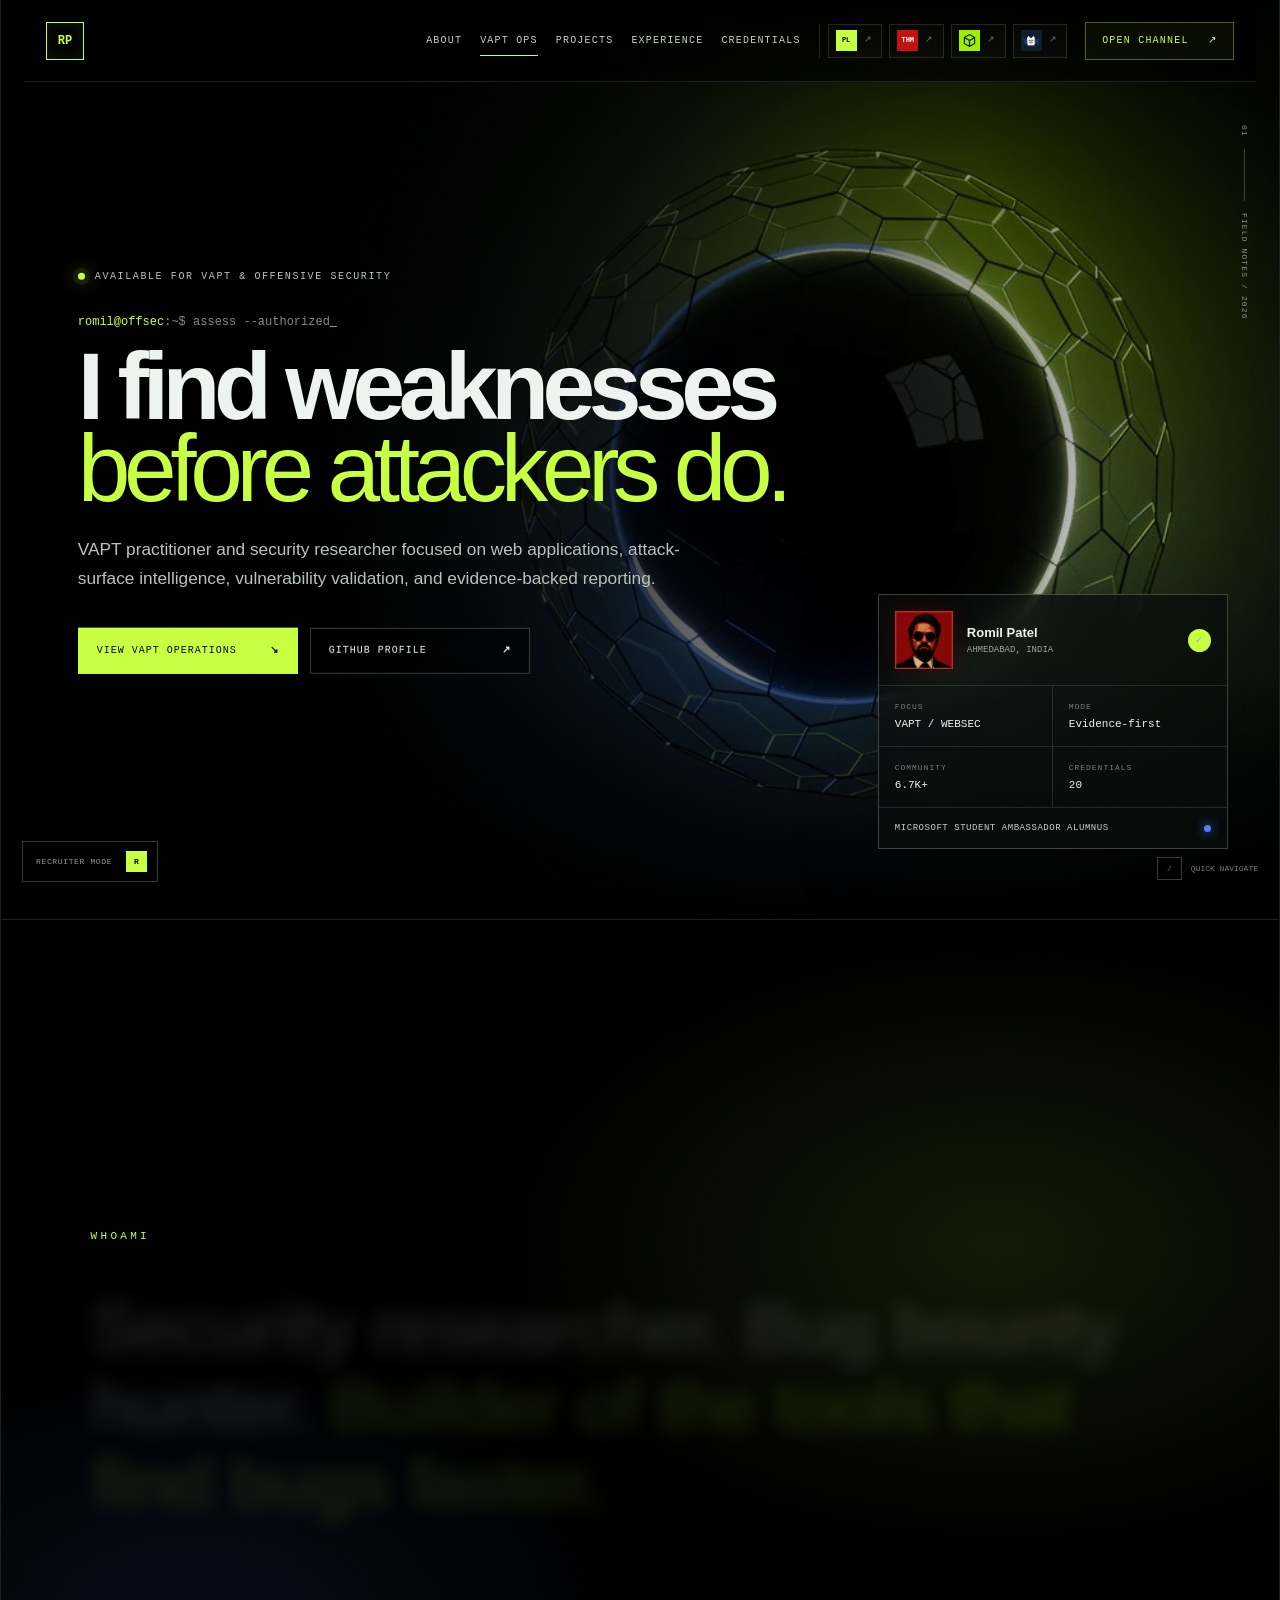
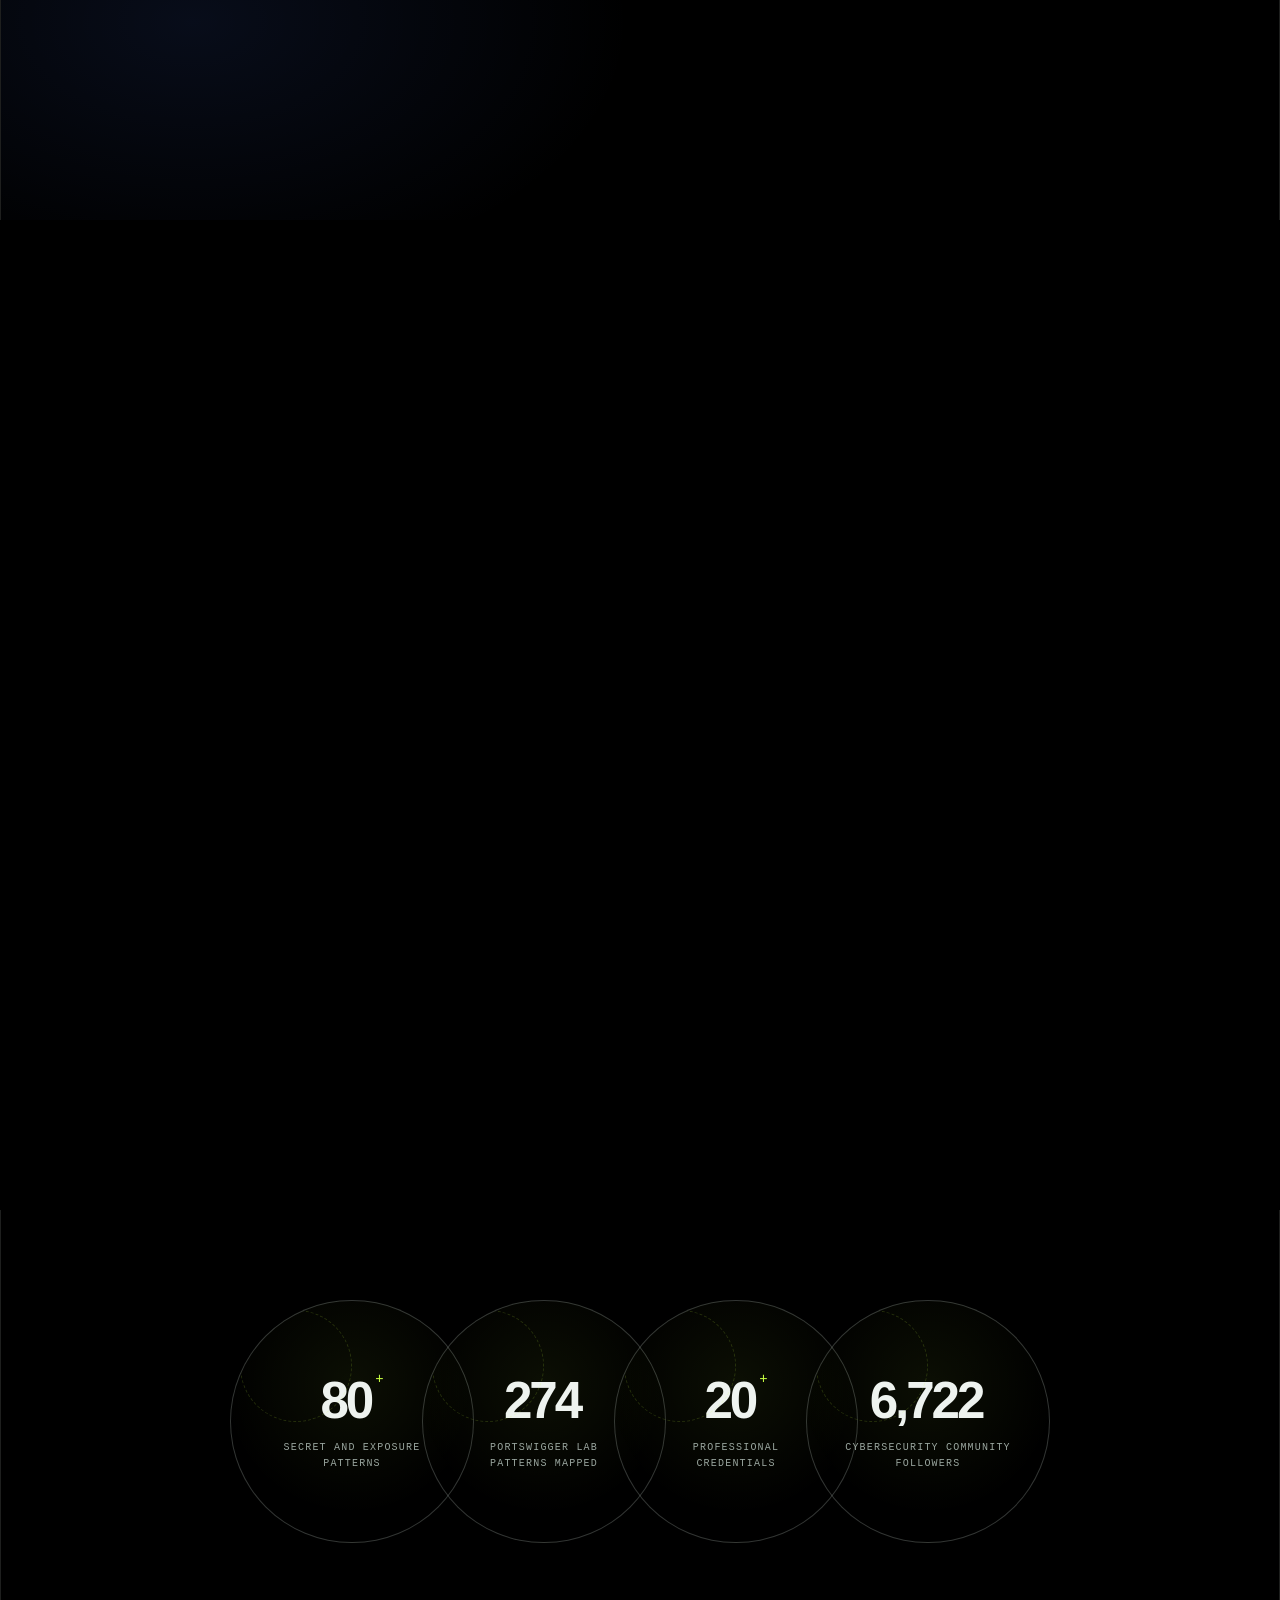
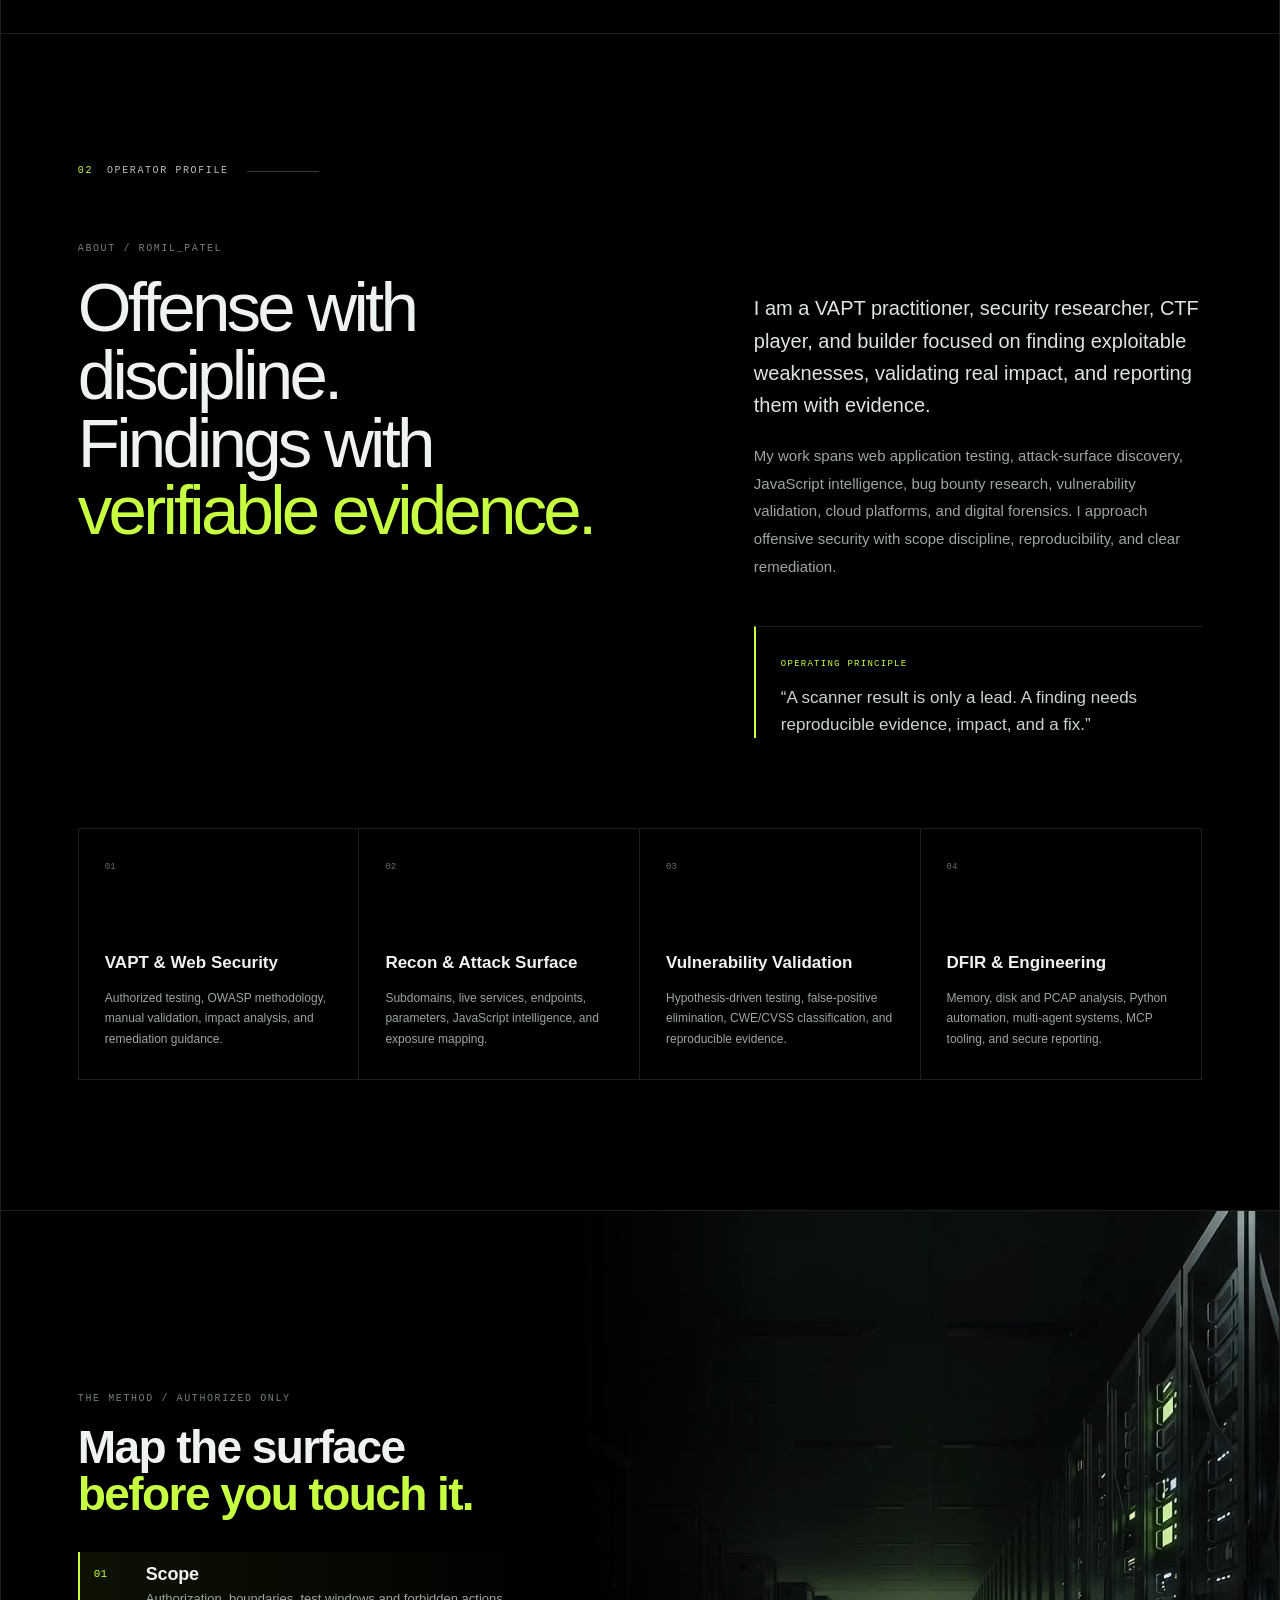
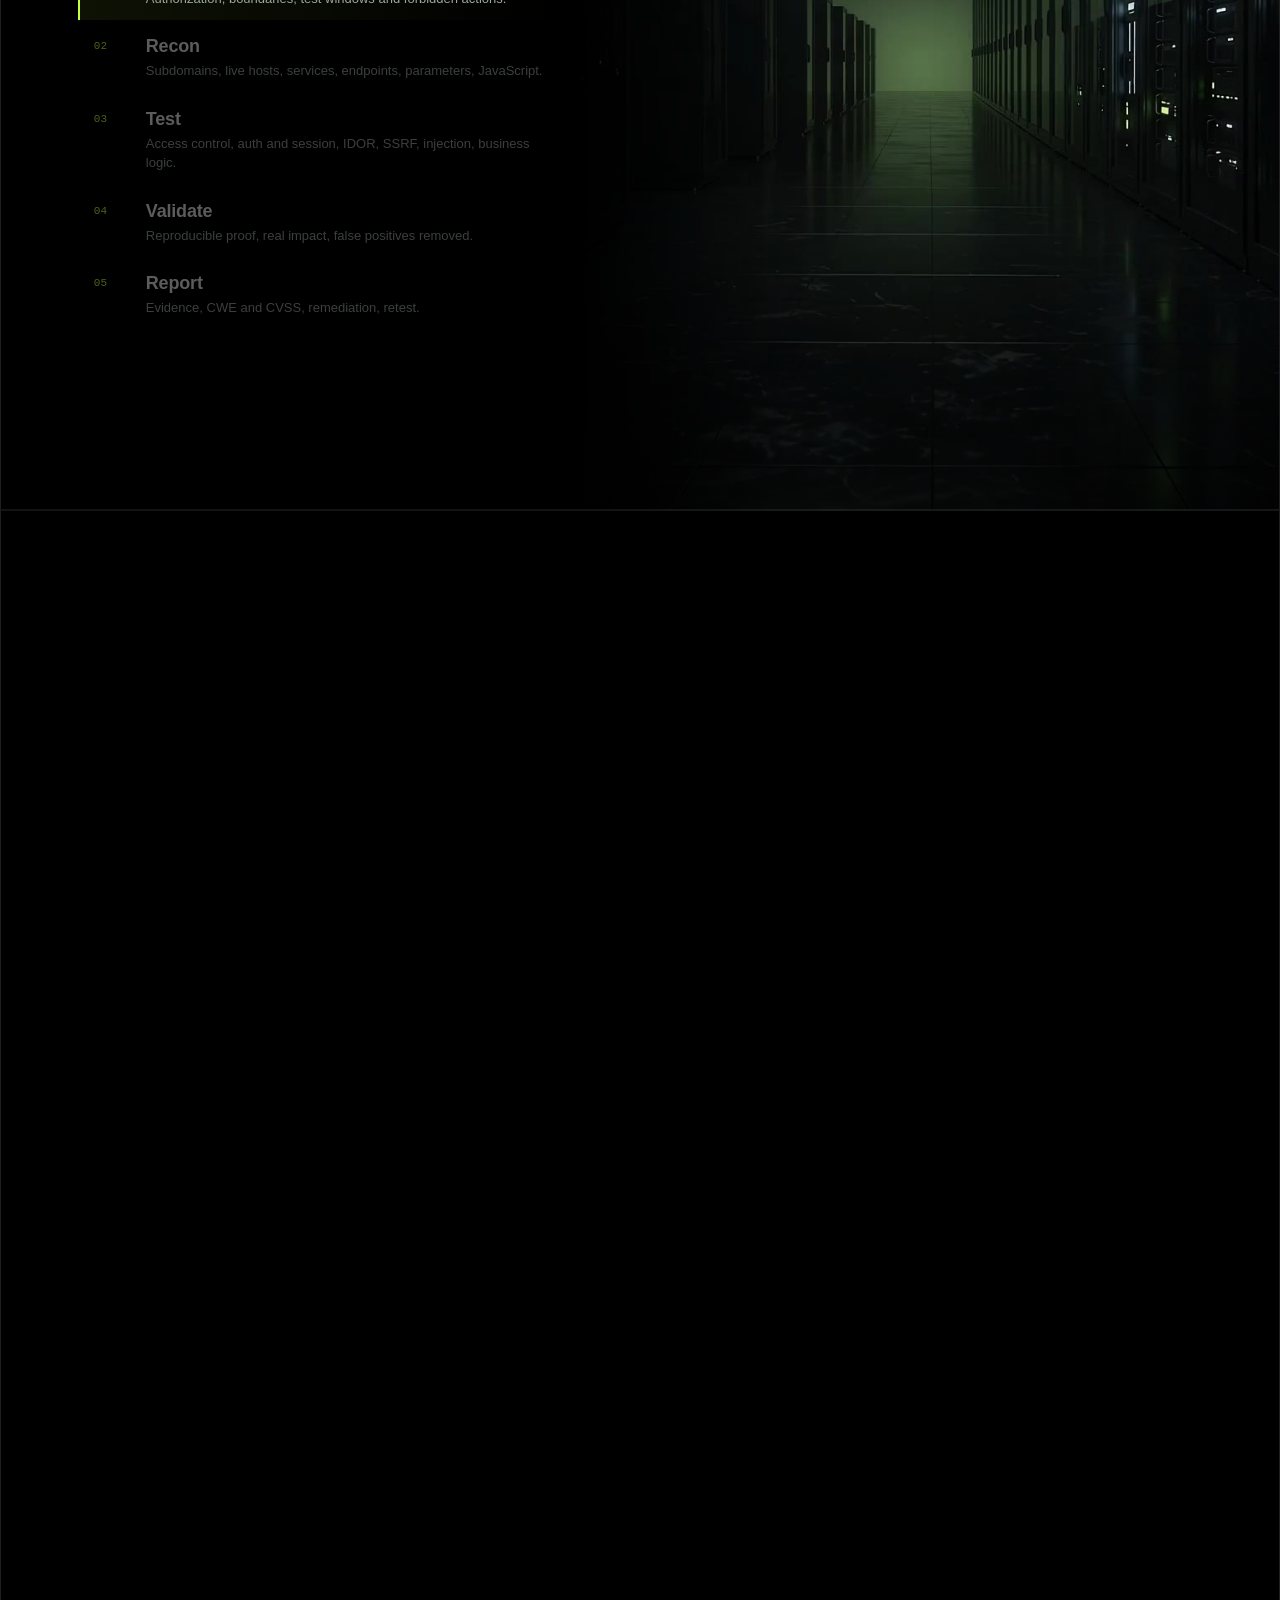
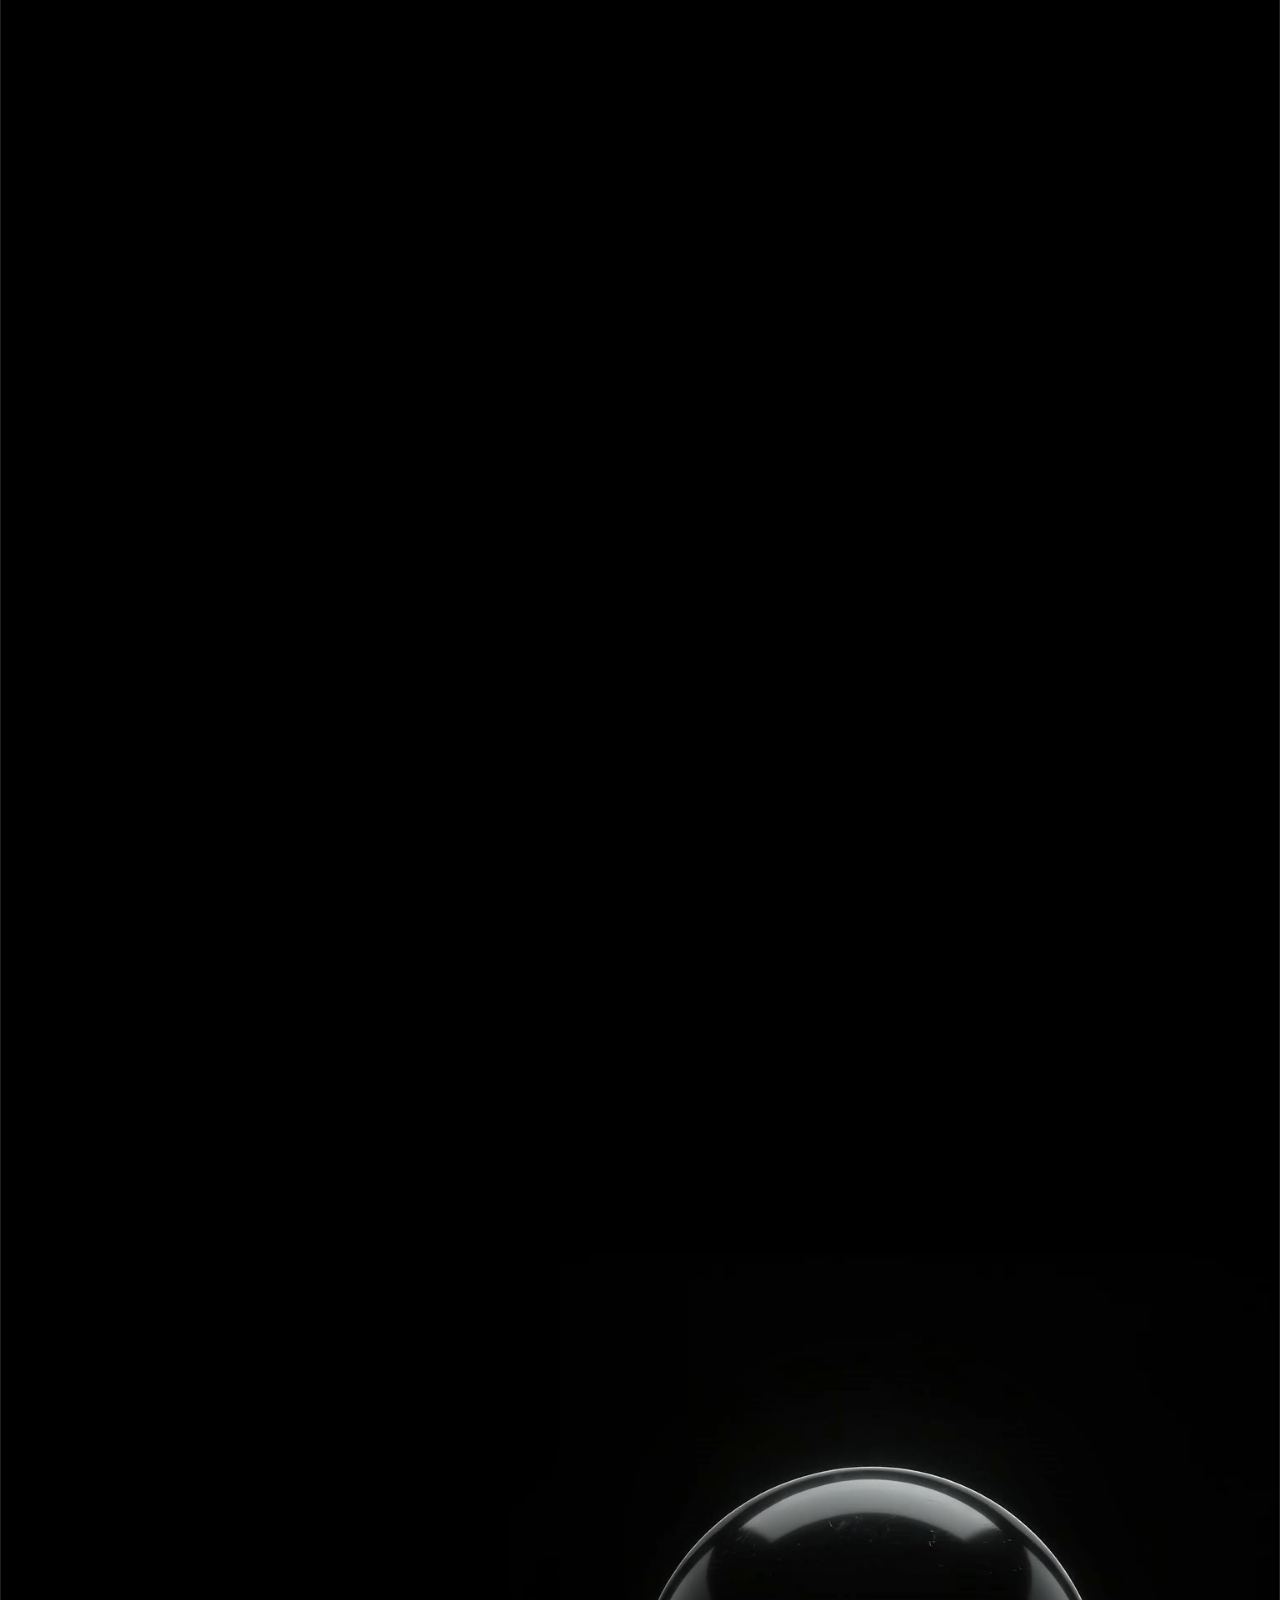
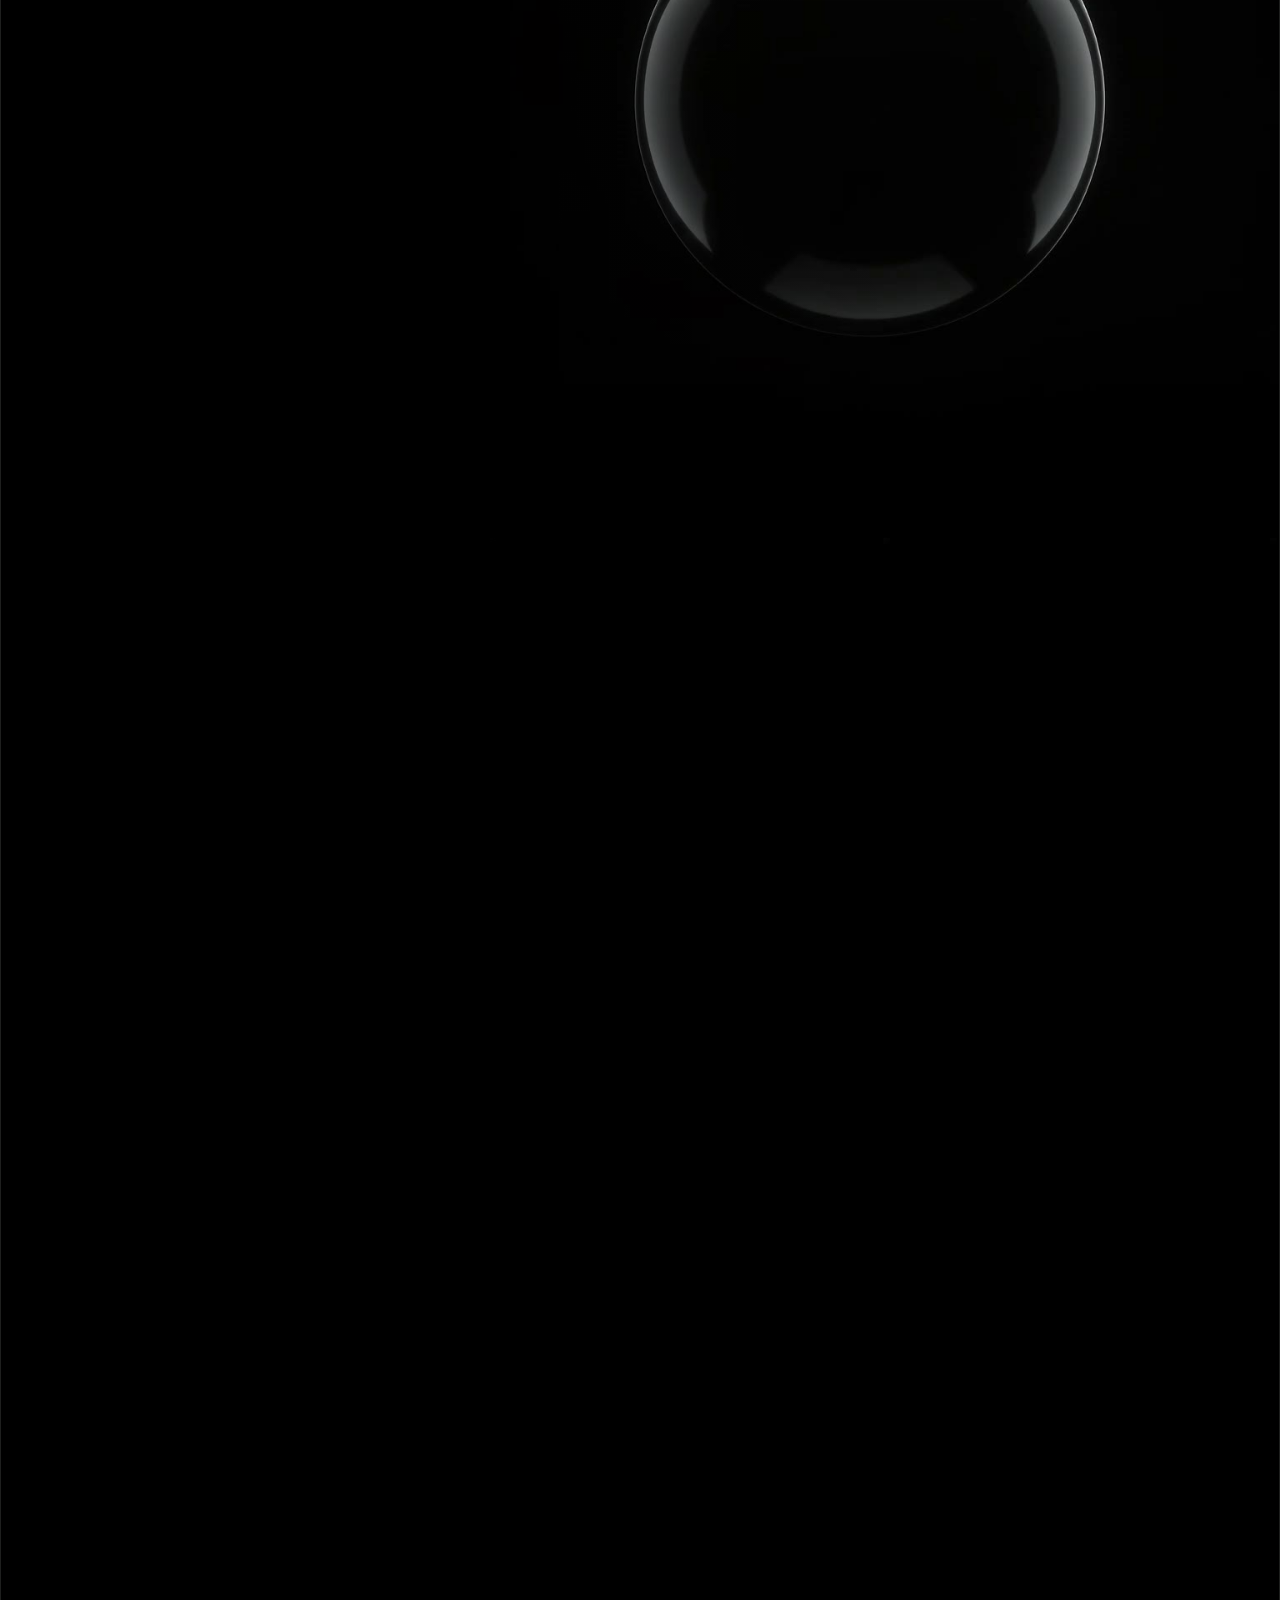
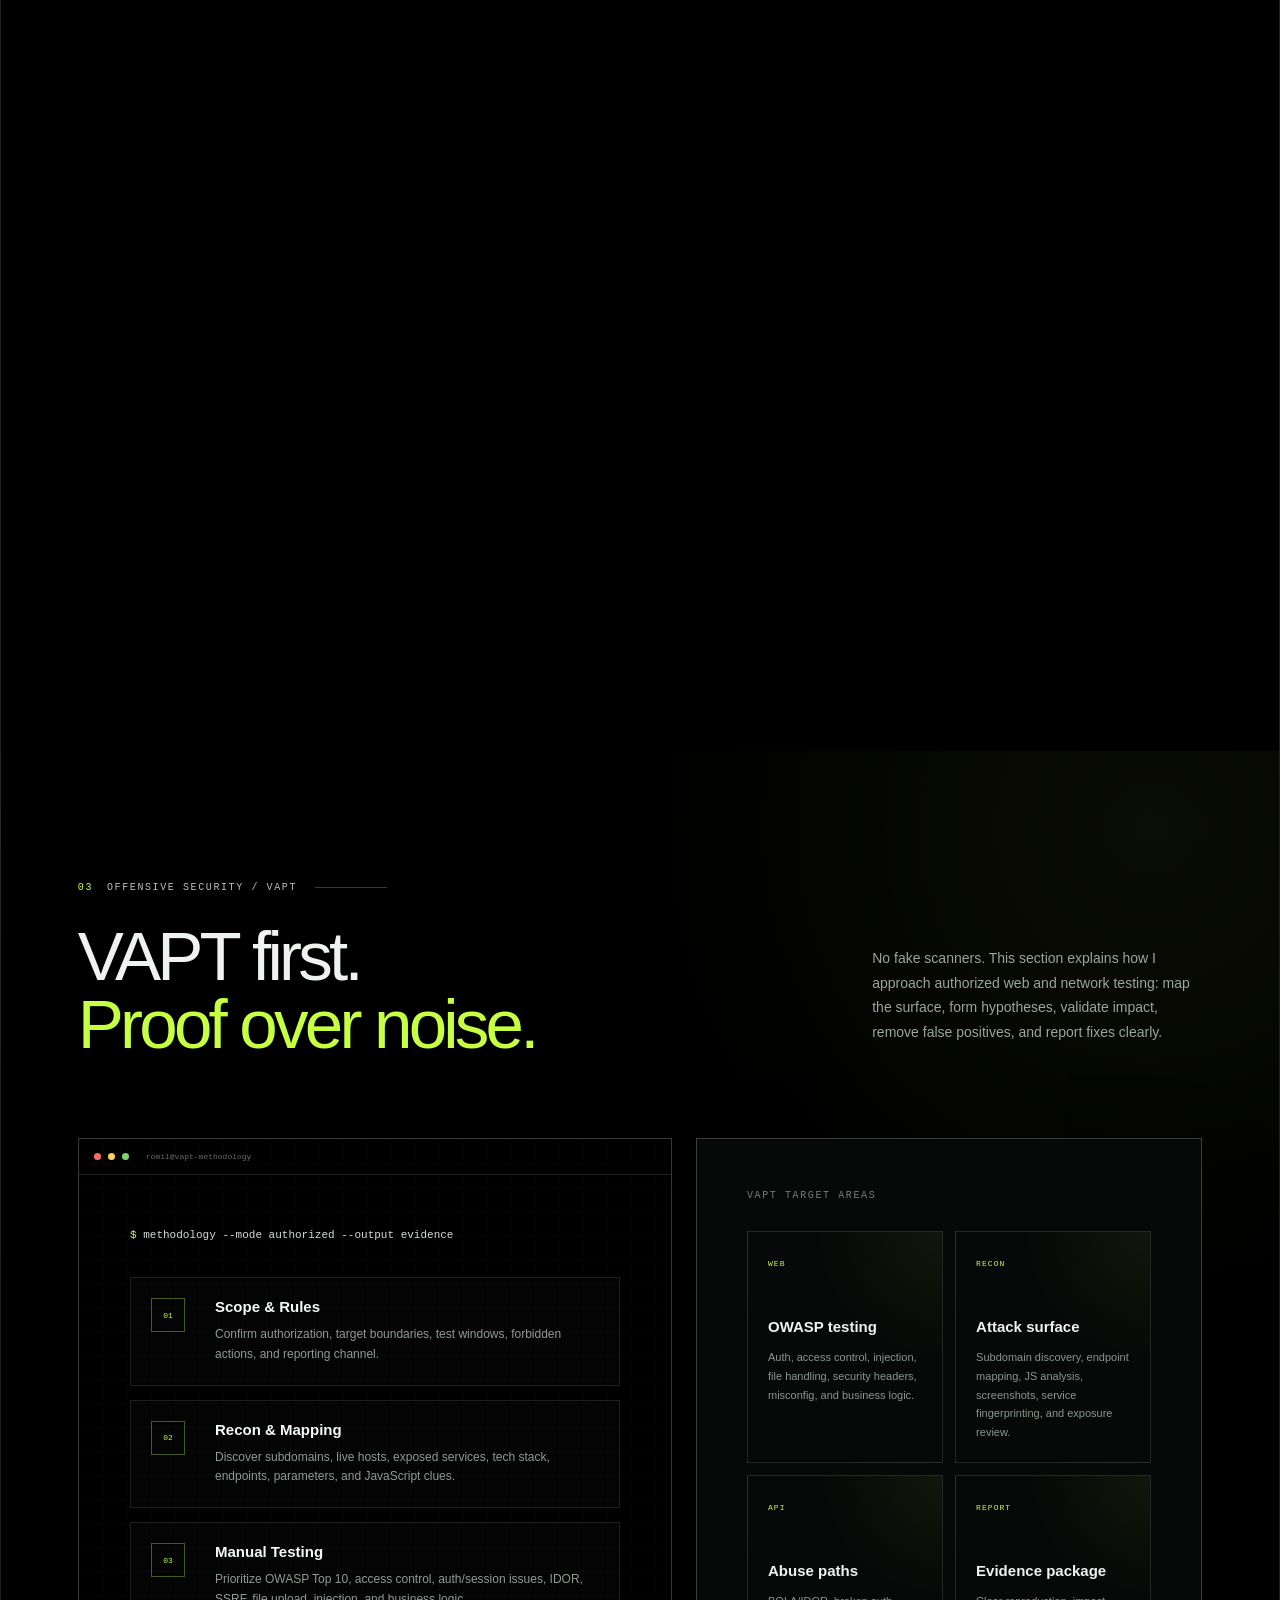
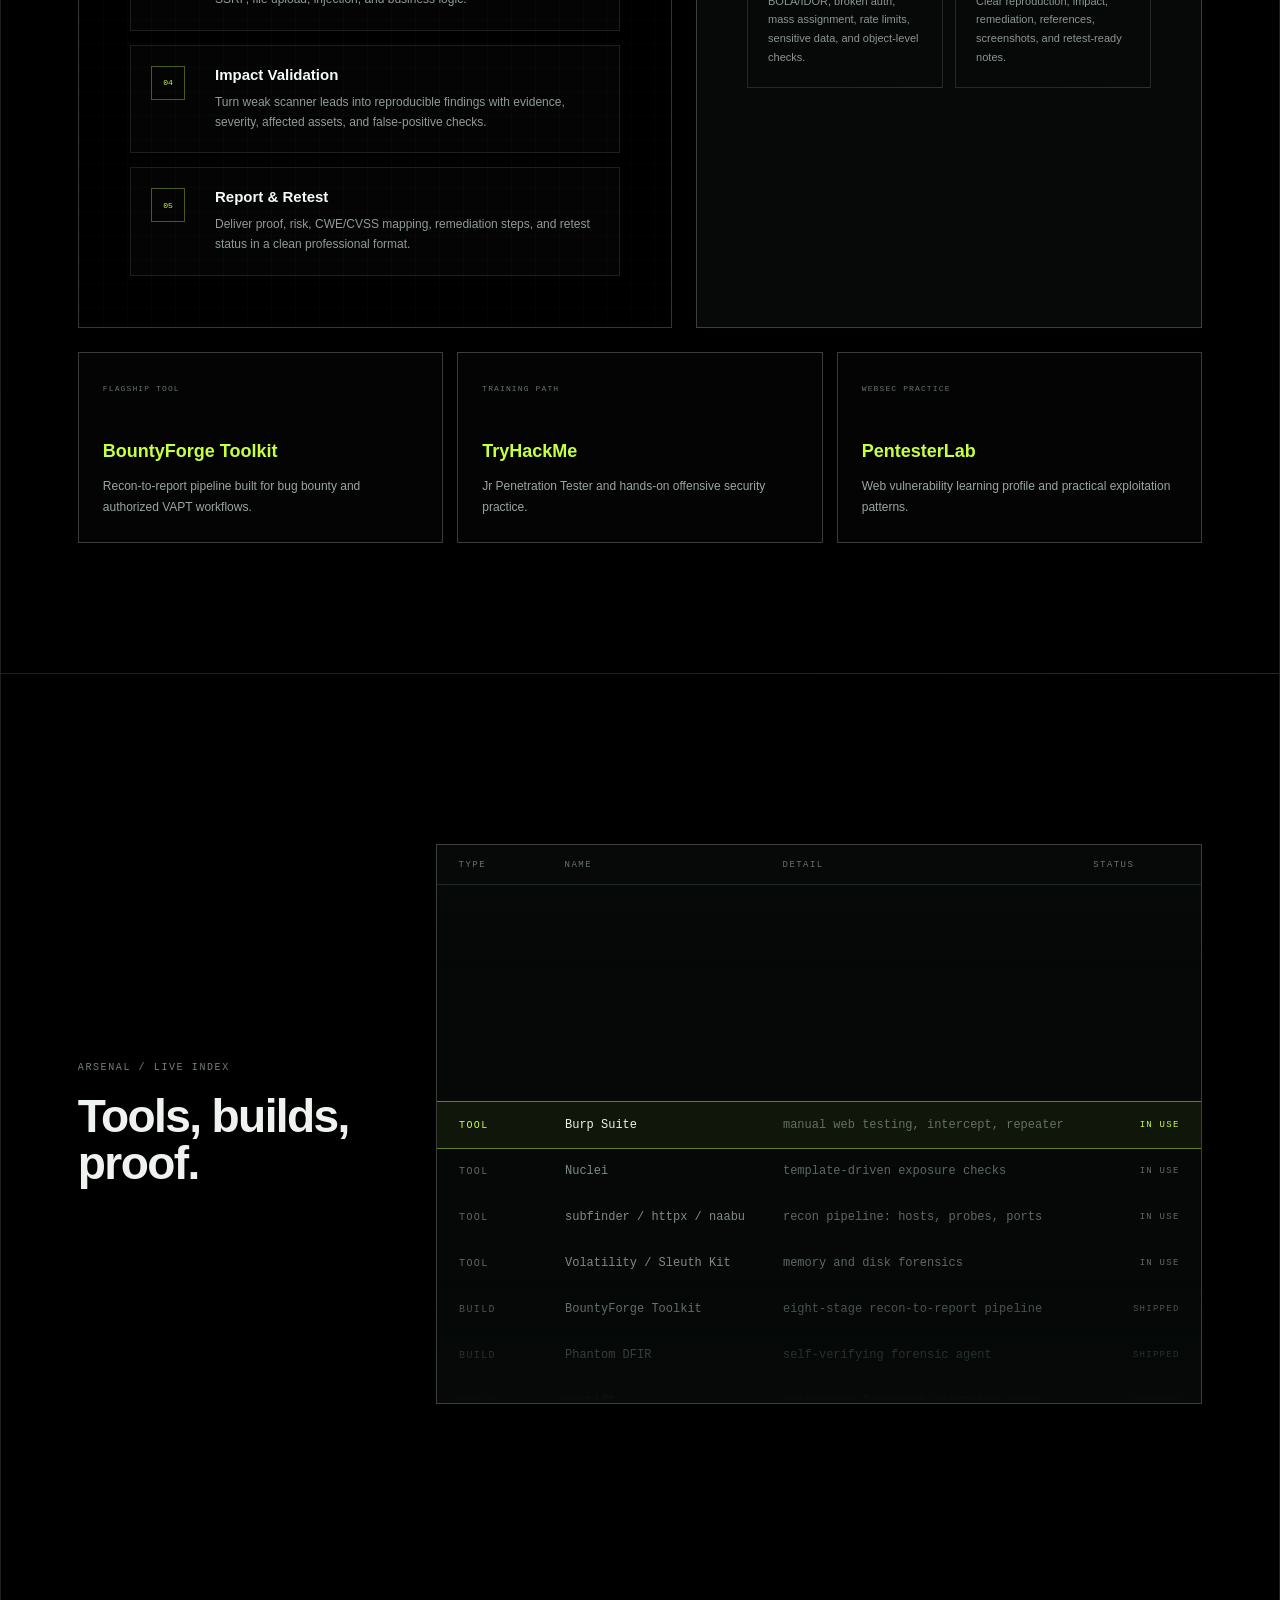
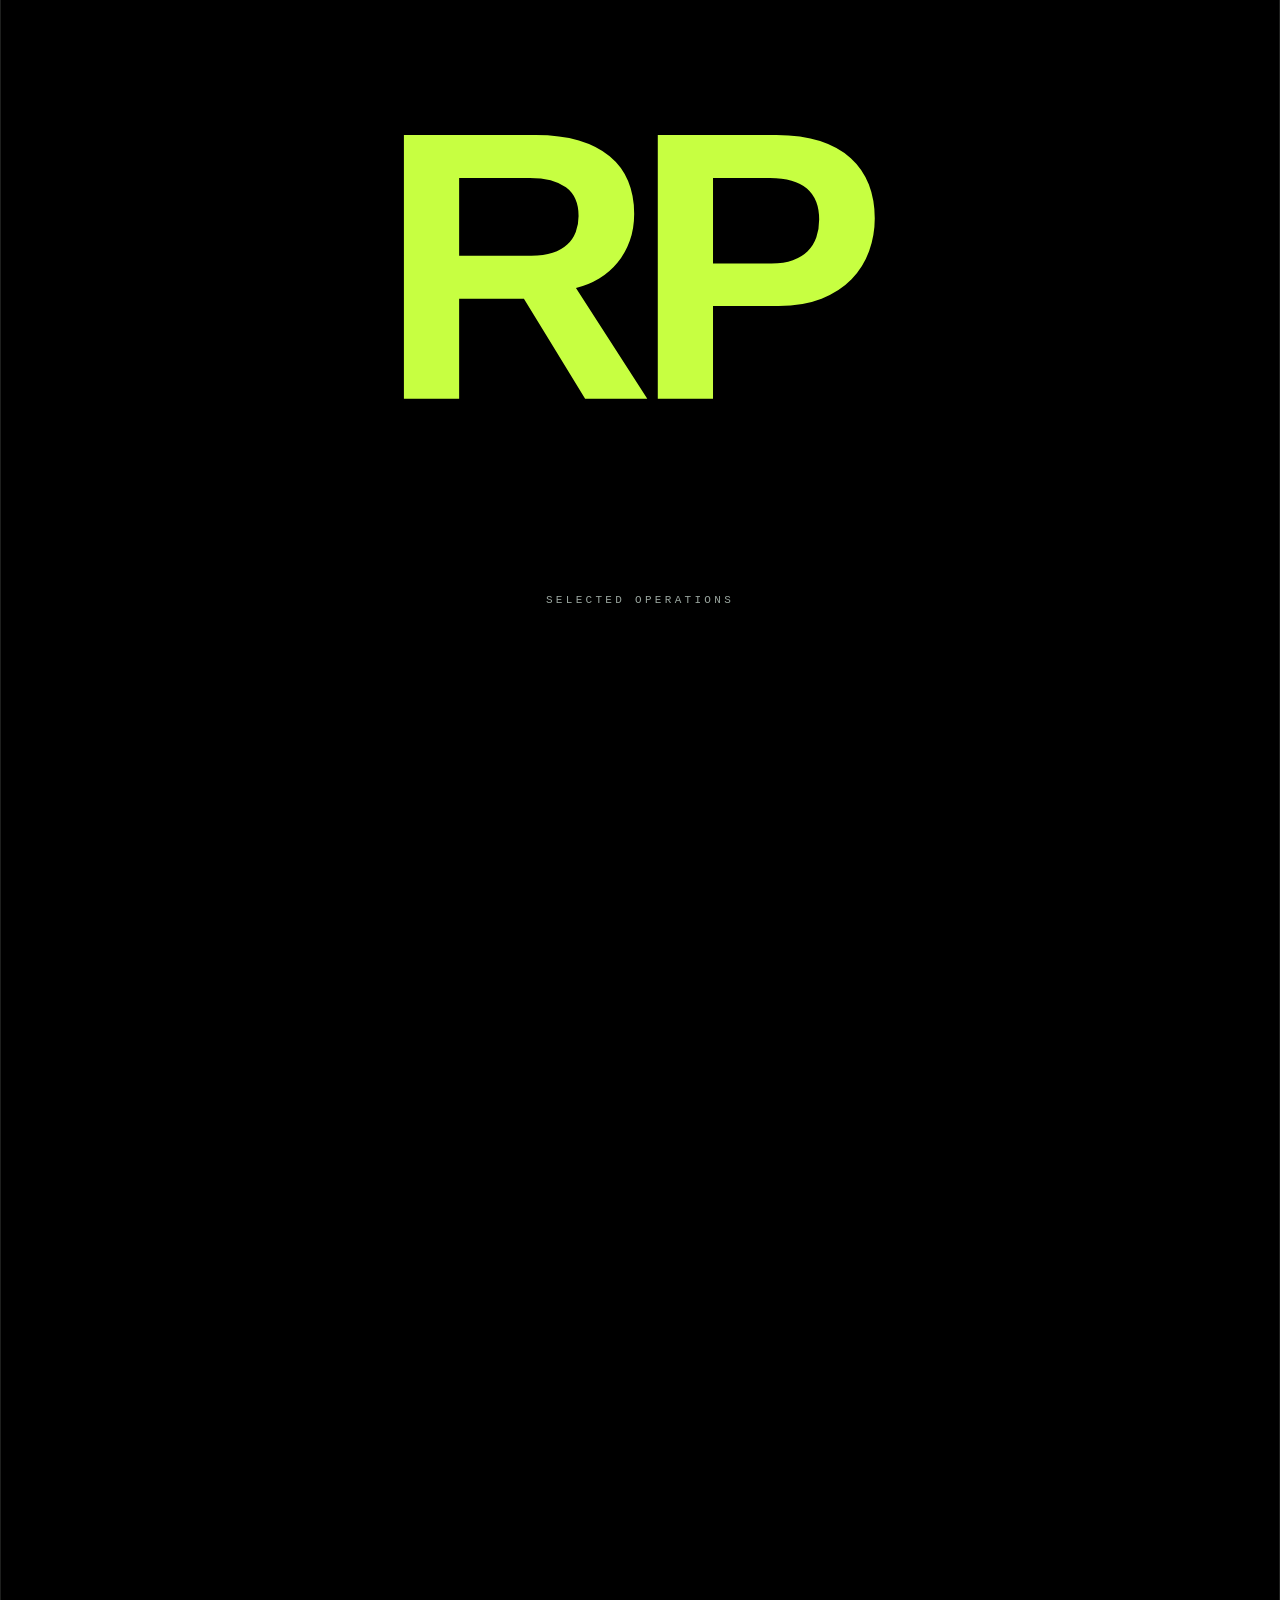
<file: index.html>
<!doctype html>
<html lang="en">
<head>
  <meta charset="utf-8">
  <meta name="viewport" content="width=device-width, initial-scale=1">
  <meta name="description" content="Romil Patel — Cybersecurity researcher, DFIR builder, penetration tester, and creator of PHANTOM DFIR and BountyForge Toolkit.">
  <meta name="theme-color" content="#000000">
  <meta property="og:title" content="Romil Patel — Cybersecurity Researcher">
  <meta property="og:description" content="Evidence-first security research, DFIR engineering, threat hunting, and offensive tooling.">
  <meta property="og:image" content="assets/forensic-hero.png">
  <title>Romil Patel — Cybersecurity Researcher</title>
  <link rel="icon" href="data:image/svg+xml,<svg xmlns=%22http://www.w3.org/2000/svg%22 viewBox=%220 0 100 100%22><rect width=%22100%22 height=%22100%22 rx=%2222%22 fill=%22%23080b0b%22/><path d=%22M25 26h30c13 0 21 7 21 19 0 9-5 15-13 18l16 13H62L49 65h-8v11H25zm16 13v13h13c5 0 8-2 8-7s-3-6-8-6z%22 fill=%22%23c7ff41%22/></svg>">
  <link rel="stylesheet" href="styles.css">
  <link rel="stylesheet" href="assets/vendor/lenis.css">
  <link rel="stylesheet" href="motion.css">
</head>
<body>
  <canvas id="signal-canvas" aria-hidden="true"></canvas>
  <div class="noise" aria-hidden="true"></div>
  <div class="cursor-glow" aria-hidden="true"></div>

  <header class="site-header">
    <a class="brand" href="#top" aria-label="Romil Patel — Home">
      <span class="brand-mark">RP</span>
      <span class="brand-copy"><strong>ROMIL PATEL</strong><small>SECURITY RESEARCH</small></span>
    </a>
    <button class="menu-toggle" type="button" aria-expanded="false" aria-controls="primary-nav"><span></span><span></span></button>
    <nav id="primary-nav" class="primary-nav" aria-label="Primary navigation">
      <a href="#about">About</a>
      <a href="#vapt-ops">VAPT Ops</a>
      <a href="#projects">Projects</a>
      <a href="#experience">Experience</a>
      <a href="#credentials">Credentials</a>
      <span class="nav-platforms" aria-label="Cybersecurity training profiles">
        <a class="platform-link pentesterlab-link" href="https://pentesterlab.com/profile/Romil_Patel" target="_blank" rel="noreferrer" aria-label="Romil Patel on PentesterLab">
          <i>PL</i><span>PentesterLab</span><b>↗</b>
        </a>
        <a class="platform-link tryhackme-link" href="https://tryhackme.com/p/romil0xsec" target="_blank" rel="noreferrer" aria-label="Romil Patel on TryHackMe">
          <i>THM</i><span>TryHackMe</span><b>↗</b>
        </a>
        <a class="platform-link hackthebox-link" href="https://profile.hackthebox.com/profile/019cdbf6-344a-722b-a49e-c7db9dbc5a31" target="_blank" rel="noreferrer" aria-label="Romil Patel on Hack The Box">
          <i><svg viewBox="0 0 24 24" aria-hidden="true" focusable="false"><path d="m22.5106 6.4566.0008-.0123a.888.888 0 0 0-.2717-.6384c-.0084-.0084-.018-.0155-.0267-.0235-.0186-.0166-.0371-.0333-.0572-.0484-.0193-.0147-.04-.0276-.0607-.0406-.0096-.006-.0182-.0131-.0281-.0188L12.4576.1266a.891.891 0 0 0-.9223.0043L1.933 5.6744c-.0107.0062-.0203.014-.0307.0205-.0073.0047-.015.008-.0223.0128-.007.0047-.013.0106-.02.0155a.8769.8769 0 0 0-.147.1333l-.0026.003a.8872.8872 0 0 0-.2218.5847l.0009.014c-.0002.0088-.0015.0176-.0015.0264v11.0708c0 .3277.1802.6288.469.7836l9.5986 5.5417c.0076.0044.0158.0075.0236.0117a.8754.8754 0 0 0 .166.0687c.0134.004.0266.0083.0401.0117a.8793.8793 0 0 0 .072.0142c.0117.0019.0232.0045.0349.006a.835.835 0 0 0 .2157 0c.0117-.0015.0232-.0041.0348-.006a.9.9 0 0 0 .072-.0142c.0135-.0034.0267-.0077.04-.0117a.895.895 0 0 0 .0646-.0217.9134.9134 0 0 0 .1015-.047c.0078-.0042.016-.0072.0236-.0117l9.5986-5.5417a.8888.8888 0 0 0 .469-.7836V6.4779c0-.0071-.0012-.0142-.0014-.0213zM5.2543 6.0822l6.5367-3.774a.4182.4182 0 0 1 .4182 0l6.5366 3.774a.4182.4182 0 0 1 0 .7243l-6.5367 3.774a.4182.4182 0 0 1-.4182 0l-6.5366-3.774a.4182.4182 0 0 1 0-.7243zm5.6134 14.3449a.4172.4172 0 0 1-.626.3613L3.718 17.0218a.4173.4173 0 0 1-.2086-.3613V9.1279a.4172.4172 0 0 1 .6258-.3613l6.524 3.7666a.4172.4172 0 0 1 .2086.3614v7.5325zm9.623-3.7666a.4173.4173 0 0 1-.2086.3613l-6.5239 3.7666a.4172.4172 0 0 1-.6259-.3613v-7.5325c0-.149.0796-.2868.2087-.3614l6.5239-3.7666a.4172.4172 0 0 1 .6258.3613v7.5326z"/></svg></i><span>Hack The Box</span><b>↗</b>
        </a>
        <a class="platform-link kernelkittens-link" href="https://kernelkittens.team/" target="_blank" rel="noreferrer" aria-label="Kernel Kittens CTF team">
          <i><img src="assets/kernel-kittens-mark.svg" alt="" aria-hidden="true"></i><span>Kernel Kittens</span><b>↗</b>
        </a>
      </span>
      <a class="nav-cta" href="#contact">Open channel <span>↗</span></a>
    </nav>
  </header>

  <main id="top">
    <section class="hero" aria-labelledby="hero-title">
      <video class="hero-video" autoplay muted loop playsinline preload="auto" poster="assets/motion/core-poster.jpg" aria-hidden="true">
        <source src="assets/motion/core-loop.mp4" type="video/mp4">
      </video>
      <div class="hero-vignette" aria-hidden="true"></div>
      <div class="hero-content">
        <div class="eyebrow"><span class="status-dot"></span> AVAILABLE FOR VAPT &amp; OFFENSIVE SECURITY</div>
        <p class="terminal-line"><span>romil@offsec</span>:~$ assess --authorized<span class="terminal-cursor">_</span></p>
        <h1 id="hero-title">I find weaknesses<br><em>before attackers do.</em></h1>
        <p class="hero-lede">VAPT practitioner and security researcher focused on web applications, attack-surface intelligence, vulnerability validation, and evidence-backed reporting.</p>
        <div class="hero-actions">
          <a class="button button-primary" href="#vapt-ops"><span>View VAPT operations</span><b>↘</b></a>
          <a class="button button-ghost" href="https://github.com/romilp619" target="_blank" rel="noreferrer"><span>GitHub profile</span><b>↗</b></a>
        </div>
      </div>
      <aside class="identity-card" aria-label="Profile summary">
        <div class="identity-head">
          <span class="identity-avatar"><img src="assets/romil-profile-red.png" alt="Romil Patel"></span>
          <div><strong>Romil Patel</strong><span>Ahmedabad, India</span></div>
          <span class="verified" title="Profile verified from LinkedIn and GitHub">✓</span>
        </div>
        <dl class="identity-grid">
          <div><dt>FOCUS</dt><dd>VAPT / WEBSEC</dd></div>
          <div><dt>MODE</dt><dd>Evidence-first</dd></div>
          <div><dt>COMMUNITY</dt><dd>6.7K+</dd></div>
          <div><dt>CREDENTIALS</dt><dd>20</dd></div>
        </dl>
        <div class="identity-foot"><span>Microsoft Student Ambassador Alumnus</span><strong id="operator-badge" class="operator-badge" hidden>OPERATOR VERIFIED</strong><i></i></div>
      </aside>
      <div class="hero-index"><span>01</span><i></i><span>FIELD NOTES / 2026</span></div>
    </section>

    <section class="statement" aria-label="Who I am">
      <p class="statement-kicker">WHOAMI</p>
      <p class="statement-text" data-focus>Security researcher. Bug bounty hunter. <em>Builder of the tools that find bugs faster.</em></p>
    </section>

    <section class="proof-strip" aria-label="Key proof points">
      <div class="proof-item"><span class="proof-number" data-count="80">0</span><sup>+</sup><p>Secret and exposure patterns</p></div>
      <div class="proof-item"><span class="proof-number" data-count="274">0</span><sup></sup><p>PortSwigger lab patterns mapped</p></div>
      <div class="proof-item"><span class="proof-number" data-count="20">0</span><sup>+</sup><p>Professional credentials</p></div>
      <div class="proof-item"><span class="proof-number" data-count="6722">0</span><sup></sup><p>Cybersecurity community followers</p></div>
    </section>

    <section id="about" class="section about-section">
      <div class="section-kicker reveal"><span>02</span> OPERATOR PROFILE</div>
      <div class="about-grid">
        <div class="about-title reveal">
          <p class="micro-label">ABOUT / ROMIL_PATEL</p>
          <h2>Offense with discipline.<br>Findings with <em>verifiable evidence.</em></h2>
        </div>
        <div class="about-copy reveal">
          <p class="lead-copy">I am a VAPT practitioner, security researcher, CTF player, and builder focused on finding exploitable weaknesses, validating real impact, and reporting them with evidence.</p>
          <p>My work spans web application testing, attack-surface discovery, JavaScript intelligence, bug bounty research, vulnerability validation, cloud platforms, and digital forensics. I approach offensive security with scope discipline, reproducibility, and clear remediation.</p>
          <div class="quote-block">
            <span>OPERATING PRINCIPLE</span>
            <blockquote>“A scanner result is only a lead. A finding needs reproducible evidence, impact, and a fix.”</blockquote>
          </div>
        </div>
      </div>
      <div class="capability-grid reveal">
        <article><span>01</span><h3>VAPT &amp; Web Security</h3><p>Authorized testing, OWASP methodology, manual validation, impact analysis, and remediation guidance.</p></article>
        <article><span>02</span><h3>Recon &amp; Attack Surface</h3><p>Subdomains, live services, endpoints, parameters, JavaScript intelligence, and exposure mapping.</p></article>
        <article><span>03</span><h3>Vulnerability Validation</h3><p>Hypothesis-driven testing, false-positive elimination, CWE/CVSS classification, and reproducible evidence.</p></article>
        <article><span>04</span><h3>DFIR &amp; Engineering</h3><p>Memory, disk and PCAP analysis, Python automation, multi-agent systems, MCP tooling, and secure reporting.</p></article>
      </div>
    </section>

    <section id="method" class="journey" aria-labelledby="journey-title">
      <div class="journey-stage">
        <video class="scrub-video" muted playsinline preload="none" poster="assets/motion/recon-poster-start.jpg" data-poster-end="assets/motion/recon-poster.jpg" aria-hidden="true" data-scrub>
          <source src="assets/motion/recon-scrub.mp4" type="video/mp4">
        </video>
        <div class="journey-shade" aria-hidden="true"></div>
        <div class="journey-copy">
          <p class="micro-label">THE METHOD / AUTHORIZED ONLY</p>
          <h2 id="journey-title">Map the surface<br><em>before you touch it.</em></h2>
          <ol class="journey-steps">
            <li><span>01</span><div><b>Scope</b><p>Authorization, boundaries, test windows and forbidden actions.</p></div></li>
            <li><span>02</span><div><b>Recon</b><p>Subdomains, live hosts, services, endpoints, parameters, JavaScript.</p></div></li>
            <li><span>03</span><div><b>Test</b><p>Access control, auth and session, IDOR, SSRF, injection, business logic.</p></div></li>
            <li><span>04</span><div><b>Validate</b><p>Reproducible proof, real impact, false positives removed.</p></div></li>
            <li><span>05</span><div><b>Report</b><p>Evidence, CWE and CVSS, remediation, retest.</p></div></li>
          </ol>
        </div>
        <div class="journey-progress" aria-hidden="true"><i></i></div>
      </div>
    </section>

    <section class="breach" aria-labelledby="breach-title">
      <div class="breach-stage">
        <video class="scrub-video" muted playsinline preload="none" poster="assets/motion/breach-poster-start.jpg" data-poster-end="assets/motion/breach-poster.jpg" aria-hidden="true" data-scrub>
          <source src="assets/motion/breach-scrub.mp4" type="video/mp4">
        </video>
        <div class="breach-shade" aria-hidden="true"></div>
        <h2 id="breach-title" class="breach-title"><span class="breach-line">I break things on purpose,</span><span class="breach-line breach-fix">then write the fix.</span></h2>
      </div>
    </section>

    <section id="vapt-ops" class="section vapt-section">
      <div class="section-heading reveal">
        <div><div class="section-kicker"><span>03</span> OFFENSIVE SECURITY / VAPT</div><h2>VAPT first.<br><em>Proof over noise.</em></h2></div>
        <p>No fake scanners. This section explains how I approach authorized web and network testing: map the surface, form hypotheses, validate impact, remove false positives, and report fixes clearly.</p>
      </div>
      <div class="vapt-ops-shell reveal">
        <div class="ops-terminal">
          <div class="terminal-bar"><i></i><i></i><i></i><span>romil@vapt-methodology</span></div>
          <div class="ops-terminal-body">
            <p><span class="prompt">$</span> methodology --mode authorized --output evidence</p>
            <ol class="ops-chain">
              <li><span>01</span><b>Scope & Rules</b><p>Confirm authorization, target boundaries, test windows, forbidden actions, and reporting channel.</p></li>
              <li><span>02</span><b>Recon & Mapping</b><p>Discover subdomains, live hosts, exposed services, tech stack, endpoints, parameters, and JavaScript clues.</p></li>
              <li><span>03</span><b>Manual Testing</b><p>Prioritize OWASP Top 10, access control, auth/session issues, IDOR, SSRF, file upload, injection, and business logic.</p></li>
              <li><span>04</span><b>Impact Validation</b><p>Turn weak scanner leads into reproducible findings with evidence, severity, affected assets, and false-positive checks.</p></li>
              <li><span>05</span><b>Report & Retest</b><p>Deliver proof, risk, CWE/CVSS mapping, remediation steps, and retest status in a clean professional format.</p></li>
            </ol>
          </div>
        </div>
        <aside class="ops-scope-panel">
          <p class="micro-label">VAPT TARGET AREAS</p>
          <div class="scope-grid">
            <article><span>WEB</span><b>OWASP testing</b><p>Auth, access control, injection, file handling, security headers, misconfig, and business logic.</p></article>
            <article><span>RECON</span><b>Attack surface</b><p>Subdomain discovery, endpoint mapping, JS analysis, screenshots, service fingerprinting, and exposure review.</p></article>
            <article><span>API</span><b>Abuse paths</b><p>BOLA/IDOR, broken auth, mass assignment, rate limits, sensitive data, and object-level checks.</p></article>
            <article><span>REPORT</span><b>Evidence package</b><p>Clear reproduction, impact, remediation, references, screenshots, and retest-ready notes.</p></article>
          </div>
        </aside>
      </div>
      <div class="ops-proof-grid reveal">
        <a href="https://github.com/romilp619/BountyForge-Toolkit" target="_blank" rel="noreferrer"><span>FLAGSHIP TOOL</span><b>BountyForge Toolkit</b><p>Recon-to-report pipeline built for bug bounty and authorized VAPT workflows.</p></a>
        <a href="https://tryhackme.com/p/romil0xsec" target="_blank" rel="noreferrer"><span>TRAINING PATH</span><b>TryHackMe</b><p>Jr Penetration Tester and hands-on offensive security practice.</p></a>
        <a href="https://pentesterlab.com/profile/Romil_Patel" target="_blank" rel="noreferrer"><span>WEBSEC PRACTICE</span><b>PentesterLab</b><p>Web vulnerability learning profile and practical exploitation patterns.</p></a>
      </div>
    </section>

    <section class="recon-log" aria-labelledby="log-title">
      <div class="log-frame">
        <div class="log-head">
          <p class="micro-label">ARSENAL / LIVE INDEX</p>
          <h2 id="log-title">Tools, builds, proof.</h2>
        </div>
        <div class="log-window">
          <div class="log-cols" aria-hidden="true"><span>TYPE</span><span>NAME</span><span>DETAIL</span><span>STATUS</span></div>
          <ol class="log-rows">
          <li><span>TOOL</span><b>Burp Suite</b><em>manual web testing, intercept, repeater</em><strong>IN USE</strong></li>
          <li><span>TOOL</span><b>Nuclei</b><em>template-driven exposure checks</em><strong>IN USE</strong></li>
          <li><span>TOOL</span><b>subfinder / httpx / naabu</b><em>recon pipeline: hosts, probes, ports</em><strong>IN USE</strong></li>
          <li><span>TOOL</span><b>Volatility / Sleuth Kit</b><em>memory and disk forensics</em><strong>IN USE</strong></li>
          <li><span>BUILD</span><b>BountyForge Toolkit</b><em>eight-stage recon-to-report pipeline</em><strong>SHIPPED</strong></li>
          <li><span>BUILD</span><b>Phantom DFIR</b><em>self-verifying forensic agent</em><strong>SHIPPED</strong></li>
          <li><span>BUILD</span><b>upshift</b><em>autonomous framework-migration agent</em><strong>SHIPPED</strong></li>
          <li><span>CERT</span><b>CNSP</b><em>The SecOps Group</em><strong>EARNED</strong></li>
          <li><span>CERT</span><b>Jr Penetration Tester</b><em>TryHackMe</em><strong>EARNED</strong></li>
          <li><span>CERT</span><b>Azure AI Fundamentals</b><em>Microsoft</em><strong>EARNED</strong></li>
          <li><span>PLATFORM</span><b>HackerOne / Bugcrowd</b><em>bug bounty research</em><strong>ACTIVE</strong></li>
          <li><span>PLATFORM</span><b>Hack The Box / TryHackMe</b><em>offensive practice</em><strong>ACTIVE</strong></li>
          <li><span>TEAM</span><b>Kernel Kittens</b><em>CTF team</em><strong>ACTIVE</strong></li>
          </ol>
        </div>
      </div>
    </section>

    <section class="rp-zoom" aria-hidden="true">
      <div class="rp-stage">
        <svg class="rp-svg" viewBox="0 0 1000 562" preserveAspectRatio="xMidYMid meet"><text class="rp-glyphs" x="500" y="281" text-anchor="middle" dominant-baseline="central">RP</text></svg>
        <p class="rp-caption">SELECTED OPERATIONS</p>
      </div>
    </section>

    <section id="projects" class="section projects-section">
      <div class="section-heading reveal">
        <div><div class="section-kicker"><span>04</span> SELECTED OPERATIONS</div><h2>Two systems.<br><em>One evidence discipline.</em></h2></div>
        <p>Only the work that best represents how I think, build, and investigate.</p>
      </div>

      <div class="builds-orbit" aria-label="All builds">
        <div class="builds-core"><span>BUILDS</span><b>7</b><em>open source</em></div>
        <div class="builds-ring">
            <a class="build-card" href="https://github.com/romilp619/Phantom-DFIR" target="_blank" rel="noreferrer"><b>Phantom DFIR</b><span>Self-verifying forensic agent</span></a>
            <a class="build-card" href="https://github.com/romilp619/BountyForge-Toolkit" target="_blank" rel="noreferrer"><b>BountyForge</b><span>Recon-to-report pipeline</span></a>
            <a class="build-card" href="https://github.com/romilp619/upshift" target="_blank" rel="noreferrer"><b>upshift</b><span>Autonomous migration agent</span></a>
            <a class="build-card" href="https://github.com/romilp619/PactCue" target="_blank" rel="noreferrer"><b>PactCue</b><span>PDFs to guided signing</span></a>
            <a class="build-card" href="https://github.com/romilp619/signalroom-ai" target="_blank" rel="noreferrer"><b>signalroom-ai</b><span>Risk detection in Slack</span></a>
            <a class="build-card" href="https://github.com/romilp619/solana-guard-x" target="_blank" rel="noreferrer"><b>solana-guard-x</b><span>Solana program security</span></a>
            <a class="build-card" href="https://github.com/romilp619/ai-security-advisory-assistant" target="_blank" rel="noreferrer"><b>AI Security Advisory</b><span>Advisories to action</span></a>
        </div>
      </div>

      <article class="project project-phantom reveal">
        <div class="project-topline"><span>CASE FILE // 002</span><span class="repo-intel" data-repo="romilp619/Phantom-DFIR">GITHUB / CONNECTING</span><span class="live-pill"><i></i> OPEN SOURCE</span></div>
        <div class="project-grid">
          <div class="project-copy">
            <p class="project-type">MULTI-AGENT DIGITAL FORENSICS</p>
            <h3>PHANTOM<br><span>DFIR</span></h3>
            <p class="project-decode">Parallel Hypothesis Analysis with Multi-agent Threat Hunting Overlay Network</p>
            <p class="project-summary">An adversarial, self-verifying forensic agent that generates hypotheses, gathers evidence, challenges weak claims, clears false positives, and produces traceable reports across memory, disk, and network evidence.</p>
            <ul class="project-tags" aria-label="PHANTOM technologies"><li>Python</li><li>LangGraph</li><li>Volatility 2/3</li><li>Sleuth Kit</li><li>tshark</li><li>Ollama</li><li>MCP</li></ul>
            <a class="project-link" href="https://github.com/romilp619/Phantom-DFIR" target="_blank" rel="noreferrer">Inspect repository <span>↗</span></a>
          </div>
          <div class="project-visual" aria-label="PHANTOM architecture visualization">
            <div class="scanline"></div>
            <div class="visual-label"><span>ADVERSARIAL VERIFICATION LOOP</span><b>ACTIVE</b></div>
            <div class="agent-orbit">
              <div class="orbit orbit-a"></div><div class="orbit orbit-b"></div>
              <div class="core-node"><small>PHANTOM</small><strong>97%</strong><span>VERIFIED</span></div>
              <div class="satellite sat-1">COLLECTOR</div><div class="satellite sat-2">INVESTIGATOR</div><div class="satellite sat-3">SKEPTIC</div><div class="satellite sat-4">REPORTER</div>
            </div>
            <div class="evidence-feed">
              <p><time>00:14:21</time><span class="ok">[OK]</span> 19 sources confirmed</p>
              <p><time>00:14:23</time><span class="warn">[CHECK]</span> path reputation challenged</p>
              <p><time>00:14:25</time><span class="ok">[CLEAR]</span> benign process verified</p>
            </div>
          </div>
        </div>
        <div class="case-story"><div><span>01 / PROBLEM</span><p>Single-pass AI analysis can turn weak assumptions into forensic claims.</p></div><div><span>02 / EVIDENCE</span><p>Memory, disk, PCAP, process paths, services, timelines, and independent tool output.</p></div><div><span>03 / HYPOTHESIS</span><p>Adversarial agents can challenge findings before they reach the final report.</p></div><div><span>04 / VERIFICATION</span><p>Ground-truth benchmarks and multi-source confirmation test every conclusion.</p></div><div><span>05 / RESULT</span><p>Five of five cases reproduced with a 97% average adjusted score.</p></div></div>
        <div class="project-metrics"><div><strong>5/5</strong><span>cases reproduced</span></div><div><strong>97%</strong><span>average adjusted score</span></div><div><strong>0</strong><span>unsupported conclusions</span></div><div><strong>3</strong><span>evidence classes</span></div></div>
      </article>

      <article class="project project-bounty reveal">
        <div class="project-topline"><span>CASE FILE // 001</span><span class="repo-intel" data-repo="romilp619/BountyForge-Toolkit">GITHUB / CONNECTING</span><span class="live-pill"><i></i> AUTHORIZED USE</span></div>
        <div class="project-grid reverse">
          <div class="project-visual pipeline-visual" aria-label="BountyForge eight-stage pipeline visualization">
            <div class="scanline"></div>
            <div class="visual-label"><span>RECON-TO-REPORT PIPELINE</span><b>8 STAGES</b></div>
            <ol class="pipeline">
              <li><span>01</span><div><b>SUBDOMAINS</b><small>subfinder · crt.sh</small></div><i></i></li>
              <li><span>02</span><div><b>LIVE HOSTS</b><small>httpx</small></div><i></i></li>
              <li><span>03</span><div><b>PORTS</b><small>naabu · nmap</small></div><i></i></li>
              <li><span>04</span><div><b>DIRECTORIES</b><small>dirsearch</small></div><i></i></li>
              <li><span>05</span><div><b>URLS</b><small>gau · wayback</small></div><i></i></li>
              <li><span>06</span><div><b>JS INTEL</b><small>80+ patterns</small></div><i></i></li>
              <li><span>07</span><div><b>NUCLEI</b><small>templates</small></div><i></i></li>
              <li><span>08</span><div><b>REPORT</b><small>JSON · HTML · TXT</small></div></li>
            </ol>
          </div>
          <div class="project-copy">
            <p class="project-type">AUTOMATED BUG BOUNTY INTELLIGENCE</p>
            <h3>BOUNTYFORGE<br><span>TOOLKIT</span></h3>
            <p class="project-decode">JSHunter v2.3 — authorized recon, JavaScript analysis, and methodology intelligence.</p>
            <p class="project-summary">A resumable one-command pipeline from subdomain discovery to vulnerability hypotheses, with secret redaction, source-map analysis, DOM XSS data-flow checks, HackTricks intelligence, PortSwigger lab patterns, and structured reporting.</p>
            <ul class="project-tags" aria-label="BountyForge technologies"><li>Python</li><li>Nuclei</li><li>Burp</li><li>HackTricks</li><li>PortSwigger</li><li>httpx</li><li>nmap</li></ul>
            <a class="project-link" href="https://github.com/romilp619/BountyForge-Toolkit" target="_blank" rel="noreferrer">Inspect repository <span>↗</span></a>
          </div>
        </div>
        <div class="case-story"><div><span>01 / PROBLEM</span><p>Recon data is fragmented across tools, noisy outputs, and disconnected methodologies.</p></div><div><span>02 / EVIDENCE</span><p>Subdomains, services, URLs, parameters, JavaScript, source maps, Burp history, and templates.</p></div><div><span>03 / HYPOTHESIS</span><p>A resumable evidence pipeline can surface higher-value manual testing paths.</p></div><div><span>04 / VERIFICATION</span><p>Secret redaction, checkpoints, false-positive guidance, and authorized scope controls.</p></div><div><span>05 / RESULT</span><p>Eight stages, 80+ patterns, and 274 mapped PortSwigger lab methodologies.</p></div></div>
        <div class="project-metrics"><div><strong>80+</strong><span>secret patterns</span></div><div><strong>274</strong><span>lab patterns mapped</span></div><div><strong>25+</strong><span>framework detections</span></div><div><strong>8</strong><span>pipeline stages</span></div></div>
      </article>
    </section>

    <section id="experience" class="section experience-section">
      <div class="section-heading reveal">
        <div><div class="section-kicker"><span>05</span> FIELD EXPERIENCE</div><h2>Built in the lab.<br><em>Tested in the field.</em></h2></div>
        <p>Independent research, hands-on platforms, community leadership, and continuous learning.</p>
      </div>
      <div class="timeline reveal">
        <article class="timeline-item current"><div class="time-rail"><i></i><span>2024—NOW</span></div><div class="timeline-card"><p>FREELANCE · REMOTE</p><h3>Security Researcher</h3><h4>Bugcrowd</h4><p>Vulnerability assessment, penetration testing, and responsible bug bounty research across authorized scopes.</p><div class="mini-tags"><span>VAPT</span><span>Bug Bounty</span><span>Web Security</span></div></div></article>
        <article class="timeline-item current"><div class="time-rail"><i></i><span>2024—NOW</span></div><div class="timeline-card"><p>FREELANCE</p><h3>Security Researcher</h3><h4>HackerOne</h4><p>Security testing and vulnerability research with an emphasis on reproducibility, impact, and responsible disclosure.</p><div class="mini-tags"><span>Recon</span><span>Validation</span><span>Disclosure</span></div></div></article>
        <article class="timeline-item"><div class="time-rail"><i></i><span>2023—NOW</span></div><div class="timeline-card"><p>PART-TIME</p><h3>CTF Player</h3><h4>TryHackMe</h4><p>Hands-on offensive and defensive security labs spanning VAPT, threat and vulnerability management, and penetration testing.</p><div class="mini-tags"><span>CTF</span><span>Red Teaming</span><span>Threat Hunting</span></div></div></article>
        <article class="timeline-item"><div class="time-rail"><i></i><span>2023—NOW</span></div><div class="timeline-card"><p>CORE TEAM · AHMEDABAD</p><h3>Community Organizer</h3><h4>The Hackers Meetup</h4><p>Core-team contributor supporting cybersecurity events, technical community building, collaboration, and operations.</p><div class="mini-tags"><span>Leadership</span><span>Community</span><span>Events</span></div></div></article>
        <article class="timeline-item"><div class="time-rail"><i></i><span>2023</span></div><div class="timeline-card"><p>INTERNSHIP · REMOTE</p><h3>Cyber Security Intern</h3><h4>Cyber Secured India</h4><p>Worked with Linux fundamentals, Burp Suite, OWASP Top 10, Metasploit, web application security, Nmap, and PortSwigger labs.</p><div class="mini-tags"><span>Burp Suite</span><span>OWASP</span><span>Nmap</span></div></div></article>
      </div>

      <div class="community-card reveal">
        <div class="microsoft-mark" aria-hidden="true"><i></i><i></i><i></i><i></i></div>
        <div><p>VOLUNTEERING · JUL 2024—2026</p><h3>Microsoft Student Ambassador Alumnus</h3><span>Science &amp; Technology</span><p>Contributed to student technology community work, helped fellow learners, and developed practical career skills through the global Microsoft student network.</p></div>
        <div class="community-meta"><span>COMMUNITY NODE</span><b>ALUMNI</b></div>
      </div>

      <div class="earlier-grid reveal">
        <article><span>EARLIER RESEARCH</span><h3>Cybersecurity Research Intern</h3><p>SISTMR Australia, Ahmedabad — ethical hacking exercises, packet capture, network analysis, and password-security research using Kali Linux, Wireshark, Ncrack, and Ettercap.</p></article>
        <article><span>EARLIER DEVELOPMENT</span><h3>Web Development Intern</h3><p>Stackss, Ahmedabad — JavaScript, React, Node.js, and hands-on development for the Adfinder project.</p></article>
        <article><span>CAMPUS LEADERSHIP</span><h3>HackerEarth Campus Ambassador</h3><p>Promoted technical learning, organized events and hackathons, encouraged coding challenges, and shared platform feedback.</p></article>
      </div>
    </section>

    <section class="section skills-section">
      <div class="section-kicker reveal"><span>06</span> TECHNICAL ARSENAL</div>
      <div class="skills-layout">
        <div class="skills-intro reveal"><h2>Tools change.<br><em>Methodology compounds.</em></h2><p>A working stack across investigation, exploitation, engineering, cloud, and communication.</p></div>
        <div class="skill-groups reveal">
          <article><div><span>01</span><h3>Forensics &amp; Threat Hunting</h3></div><p>Volatility 2/3 · Sleuth Kit · tshark · Wireshark · Plaso · ClamAV · Memory Analysis · Disk/E01 · PCAP · Timeline Reconstruction · MITRE ATT&amp;CK</p></article>
          <article><div><span>02</span><h3>Offensive Security</h3></div><p>Burp Suite · Nmap · Metasploit · Nuclei · subfinder · httpx · naabu · dirsearch · OWASP Top 10 · Web App Security · VAPT · Bug Bounty</p></article>
          <article><div><span>03</span><h3>Engineering</h3></div><p>Python · JavaScript · React · Node.js · Java · HTML · CSS · MySQL · FastAPI · LangGraph · MCP · Git · JSON · Markdown</p></article>
          <article><div><span>04</span><h3>Platforms &amp; Cloud</h3></div><p>Kali Linux · SANS SIFT · WSL2 · Ollama · Google Cloud · Microsoft Azure · Oracle Cloud · Salesforce · VS Code · PyCharm · Jupyter</p></article>
        </div>
      </div>
      <div class="ecosystem-ticker" aria-label="Technology ecosystem"><div><span>GOOGLE CLOUD</span><i></i><span>MICROSOFT LEARN</span><i></i><span>SALESFORCE</span><i></i><span>TRYHACKME</span><i></i><span>BUGCROWD</span><i></i><span>HACKERONE</span><i></i><span>SANS SIFT</span><i></i><span>GOOGLE CLOUD</span><i></i><span>MICROSOFT LEARN</span><i></i></div></div>
    </section>

    <section id="credentials" class="section credentials-section">
      <div class="section-heading reveal">
        <div><div class="section-kicker"><span>07</span> VERIFIED LEARNING</div><h2>Credentials,<br><em>not decoration.</em></h2></div>
        <p>Twenty milestones across cybersecurity, cloud, AI, software engineering, and community learning.</p>
      </div>
      <div class="credential-tools reveal">
        <label><span>SEARCH CREDENTIAL VAULT</span><input id="credential-search" type="search" placeholder="Search issuer, certificate, or category…" autocomplete="off"></label>
        <div class="credential-filters" role="group" aria-label="Filter credentials by category"><button class="active" type="button" data-filter="all">All 20</button><button type="button" data-filter="cyber">Cyber</button><button type="button" data-filter="cloud">Cloud</button><button type="button" data-filter="ai/ml">AI / ML</button><button type="button" data-filter="code">Code</button></div>
        <span id="credential-count">20 credentials visible</span>
      </div>
      <div class="credential-featured reveal">
        <article data-category="cyber"><span class="credential-id">CERT / 2026</span><div class="cert-shield">CNSP</div><h3>Certified Network Security Practitioner</h3><p>The SecOps Group</p><small>Issued March 2026</small></article>
        <article data-category="cyber"><span class="credential-id">PATH / THM</span><div class="cert-shield">JRPT</div><h3>Jr Penetration Tester</h3><p>TryHackMe</p><small>Issued June 2024</small></article>
        <article data-category="ai/ml"><span class="credential-id">CERT / MS</span><div class="cert-shield">AI-900</div><h3>Microsoft Certified: Azure AI Fundamentals</h3><p>Microsoft</p><small>Issued September 2023</small></article>
      </div>
      <div class="credential-list reveal">
        <article><span>04</span><div><h3>Introduction to Cybersecurity</h3><p>TryHackMe · Jun 2024</p></div><b>CYBER</b></article>
        <article><span>05</span><div><h3>Pre Security</h3><p>TryHackMe · Jun 2024</p></div><b>CYBER</b></article>
        <article><span>06</span><div><h3>LinkedIn Content and Creative Design</h3><p>LinkedIn · May 2023</p></div><b>DESIGN</b></article>
        <article><span>07</span><div><h3>LinkedIn Marketing Strategy</h3><p>LinkedIn · May 2023</p></div><b>STRATEGY</b></article>
        <article><span>08</span><div><h3>LinkedIn Marketing Solutions Fundamentals</h3><p>LinkedIn · May 2023</p></div><b>MARKETING</b></article>
        <article><span>09</span><div><h3>Oracle Cloud Infrastructure 2021 Certified Associate</h3><p>Oracle · Jun 2022</p></div><b>CLOUD</b></article>
        <article><span>10</span><div><h3>Indian Army Cyber Security Hackathon</h3><p>Information Sharing and Analysis Center · Feb 2022</p></div><b>CYBER</b></article>
        <article><span>11</span><div><h3>Code in Place</h3><p>Stanford University</p></div><b>CODE</b></article>
        <article><span>12</span><div><h3>AWS Summit India</h3><p>Amazon Web Services · Jul 2021</p></div><b>CLOUD</b></article>
        <article><span>13</span><div><h3>SAR Data Processing</h3><p>ISRO · Jul 2021</p></div><b>DATA</b></article>
        <article><span>14</span><div><h3>Machine Learning Essentials for Business and Technical Decision Makers</h3><p>Amazon Web Services · May 2021</p></div><b>AI/ML</b></article>
        <article><span>15</span><div><h3>Guinness World Record Event</h3><p>HCL GUVI · May 2021</p></div><b>EVENT</b></article>
        <article><span>16</span><div><h3>Introduction to Machine Learning: Art of the Possible</h3><p>Amazon Web Services · Apr 2021</p></div><b>AI/ML</b></article>
        <article><span>17</span><div><h3>Planning a Machine Learning Project</h3><p>Amazon Web Services · Apr 2021</p></div><b>AI/ML</b></article>
        <article><span>18</span><div><h3>Python and Flask Framework</h3><p>Udemy · Apr 2021</p></div><b>CODE</b></article>
        <article><span>19</span><div><h3>Build Face Recognition Application Using Python</h3><p>HCL GUVI · Apr 2021</p></div><b>AI/ML</b></article>
        <article class="expired"><span>20</span><div><h3>Cyber Security Foundation Professional Certificate</h3><p>CertiProf · Apr 2021—Apr 2023</p></div><b>EXPIRED</b></article>
      </div>
    </section>

    <section class="section education-section">
      <div class="section-kicker reveal"><span>08</span> EDUCATION</div>
      <div class="education-grid reveal">
        <article><span>2021—2023</span><h3>Master’s Degree</h3><p>Computer Programming, Specific Applications</p><strong>GLS University</strong></article>
        <article><span>2017—2020</span><h3>Bachelor in Computer Applications</h3><p>Computer Programming, Specific Applications · 7.26 CGPA</p><strong>Shri Chimanbhai Patel Institute of Computer Applications</strong></article>
      </div>
      <p class="education-note reveal">Academic activities included volunteering, debugging competition, treasure hunt, Django, and Ionic certifications.</p>
    </section>

    <section id="contact" class="section contact-section">
      <video class="contact-video" muted playsinline preload="none" poster="assets/motion/contact-scan-poster-start.jpg" data-poster-end="assets/motion/contact-scan-poster.jpg" aria-hidden="true">
        <source src="assets/motion/contact-scan.mp4" type="video/mp4">
      </video>
      <div class="contact-orbit" aria-hidden="true"><i></i><i></i><i></i></div>
      <div class="contact-copy reveal">
        <div class="section-kicker"><span>09</span> ESTABLISH CONNECTION</div>
        <p class="micro-label">SECURE CHANNEL / OPEN</p>
        <h2>Have a hard problem<br>hidden in the noise?</h2>
        <p>Let’s talk about cybersecurity research, DFIR engineering, threat hunting, community work, or responsible collaboration.</p>
        <div class="contact-actions">
          <a class="button button-primary" href="https://www.linkedin.com/in/romilpatel1998/" target="_blank" rel="noreferrer"><span>Connect on LinkedIn</span><b>↗</b></a>
          <a class="button button-ghost" href="https://github.com/romilp619" target="_blank" rel="noreferrer"><span>Follow on GitHub</span><b>↗</b></a>
        </div>
      </div>
      <div class="contact-terminal reveal" aria-label="Contact terminal">
        <div class="terminal-bar"><i></i><i></i><i></i><span>romil-secure-channel</span></div>
        <div class="terminal-body">
          <p><span class="prompt">$</span> initiate --channel professional</p>
          <p class="terminal-response">[+] identity: romil_patel</p>
          <p class="terminal-response">[+] location: ahmedabad_india</p>
          <p class="terminal-response">[+] modes: onsite | hybrid | remote</p>
          <p class="terminal-response success">[✓] channel ready</p>
          <p><span class="prompt">$</span> <span class="type-target" data-text="connect --via linkedin"></span><span class="terminal-cursor">_</span></p>
        </div>
      </div>
    </section>
  </main>

  <footer class="site-footer">
    <div><span class="brand-mark">RP</span><p>Designed around evidence.<br>Built for the open web.</p></div>
    <p>© <span id="year"></span> Romil Patel</p>
    <div class="footer-links"><a href="https://github.com/romilp619" target="_blank" rel="noreferrer">GitHub ↗</a><a href="https://www.linkedin.com/in/romilpatel1998/" target="_blank" rel="noreferrer">LinkedIn ↗</a><a href="dossier.html" target="_blank">VAPT dossier ↗</a><a href="security.txt" target="_blank">Security.txt ↗</a><button class="ctf-trigger" type="button">[classified]</button><a href="#top">Back to top ↑</a></div>
  </footer>

  <div class="command-hint" aria-hidden="true"><kbd>/</kbd><span>quick navigate</span></div>
  <button id="recruiter-toggle" class="recruiter-toggle" type="button"><span>RECRUITER MODE</span><b>R</b></button>
  <dialog class="command-palette" aria-label="Quick navigation">
    <div class="palette-head"><span>GO TO</span><button type="button" aria-label="Close quick navigation">ESC</button></div>
    <label class="palette-search"><span>$</span><input class="command-input" type="text" placeholder="Type vapt, projects, skills, certs, recruiter, ctf…" autocomplete="off"></label>
    <div class="palette-results"><a href="#vapt-ops" data-command="vapt offensive methodology"><span>01</span>VAPT operations</a><a href="#projects" data-command="projects work"><span>02</span>Selected operations</a><a href="#about" data-command="about profile"><span>03</span>Operator profile</a><a href="#experience" data-command="experience"><span>04</span>Field experience</a><a href="#credentials" data-command="certs credentials"><span>05</span>Credential vault</a><a href="#contact" data-command="contact"><span>06</span>Open channel</a><button type="button" data-command="recruiter"><span>07</span>Recruiter mode</button><button type="button" data-command="ctf challenge"><span>08</span>Classified challenge</button></div>
  </dialog>
  <dialog id="recruiter-dialog" class="recruiter-dialog" aria-label="Recruiter summary">
    <div class="recruiter-head"><div><span>RECRUITER MODE / VAPT</span><h2>Romil Patel</h2><p>VAPT Practitioner · Security Researcher · Ahmedabad, India</p></div><button type="button" data-close-recruiter>×</button></div>
    <div class="recruiter-summary"><section><span>PROFILE</span><p>Evidence-led offensive security practitioner focused on web application testing, attack-surface intelligence, manual vulnerability validation, and professional reporting.</p></section><section><span>CORE SKILLS</span><p>VAPT · OWASP Top 10 · Burp Suite · Nmap · Nuclei · Recon Automation · JavaScript Analysis · Python · Threat Validation · CVSS/CWE</p></section><section><span>EXPERIENCE</span><p>Security Researcher at Bugcrowd and HackerOne · CTF Player at TryHackMe · Core Team at The Hackers Meetup · Cyber Security Intern at Cyber Secured India.</p></section><section><span>FLAGSHIP WORK</span><p>BountyForge Toolkit — eight-stage recon-to-report pipeline. PHANTOM DFIR — adversarial self-verifying forensic agent with a 97% benchmark score.</p></section><section><span>CREDENTIALS</span><p>CNSP · TryHackMe Jr Penetration Tester · Pre Security · Introduction to Cybersecurity · Azure AI Fundamentals · Oracle Cloud Associate.</p></section><section><span>COMMUNITY</span><p>Microsoft Student Ambassador alumnus · 6.7K+ LinkedIn followers · Hackers Meetup core team.</p></section></div>
    <div class="recruiter-actions"><a class="button button-primary" href="dossier.html" target="_blank"><span>Open VAPT dossier</span><b>↗</b></a><a class="button button-ghost" href="https://www.linkedin.com/in/romilpatel1998/" target="_blank" rel="noreferrer"><span>LinkedIn</span><b>↗</b></a></div>
  </dialog>
  <dialog id="ctf-challenge" class="ctf-dialog" aria-label="Hidden security challenge">
    <div class="terminal-bar"><i></i><i></i><i></i><span>classified / browser-only challenge</span></div>
    <div class="ctf-body"><p class="micro-label">OPERATOR CHALLENGE / 01</p><h2>Frame the defence.</h2><p>A legacy HTTP response header tells browsers whether a page may be embedded in a frame. Enter its exact header name in lowercase.</p><form id="ctf-form"><label><span class="prompt">$</span><input id="ctf-answer" type="text" autocomplete="off" spellcheck="false" placeholder="header-name"></label><button class="button button-primary" type="submit"><span>Validate answer</span><b>↵</b></button></form><p id="ctf-result" class="ctf-result" aria-live="polite">Challenge runs entirely in your browser.</p></div>
  </dialog>
  <script src="portfolio-features.js"></script>
  <script src="evidence-core.js"></script>
  <script src="script.js"></script>
  <script src="assets/vendor/gsap.min.js"></script>
  <script src="assets/vendor/ScrollTrigger.min.js"></script>
  <script src="assets/vendor/SplitText.min.js"></script>
  <script src="assets/vendor/lenis.min.js"></script>
  <script src="motion.js"></script>
</body>
</html>
</file>
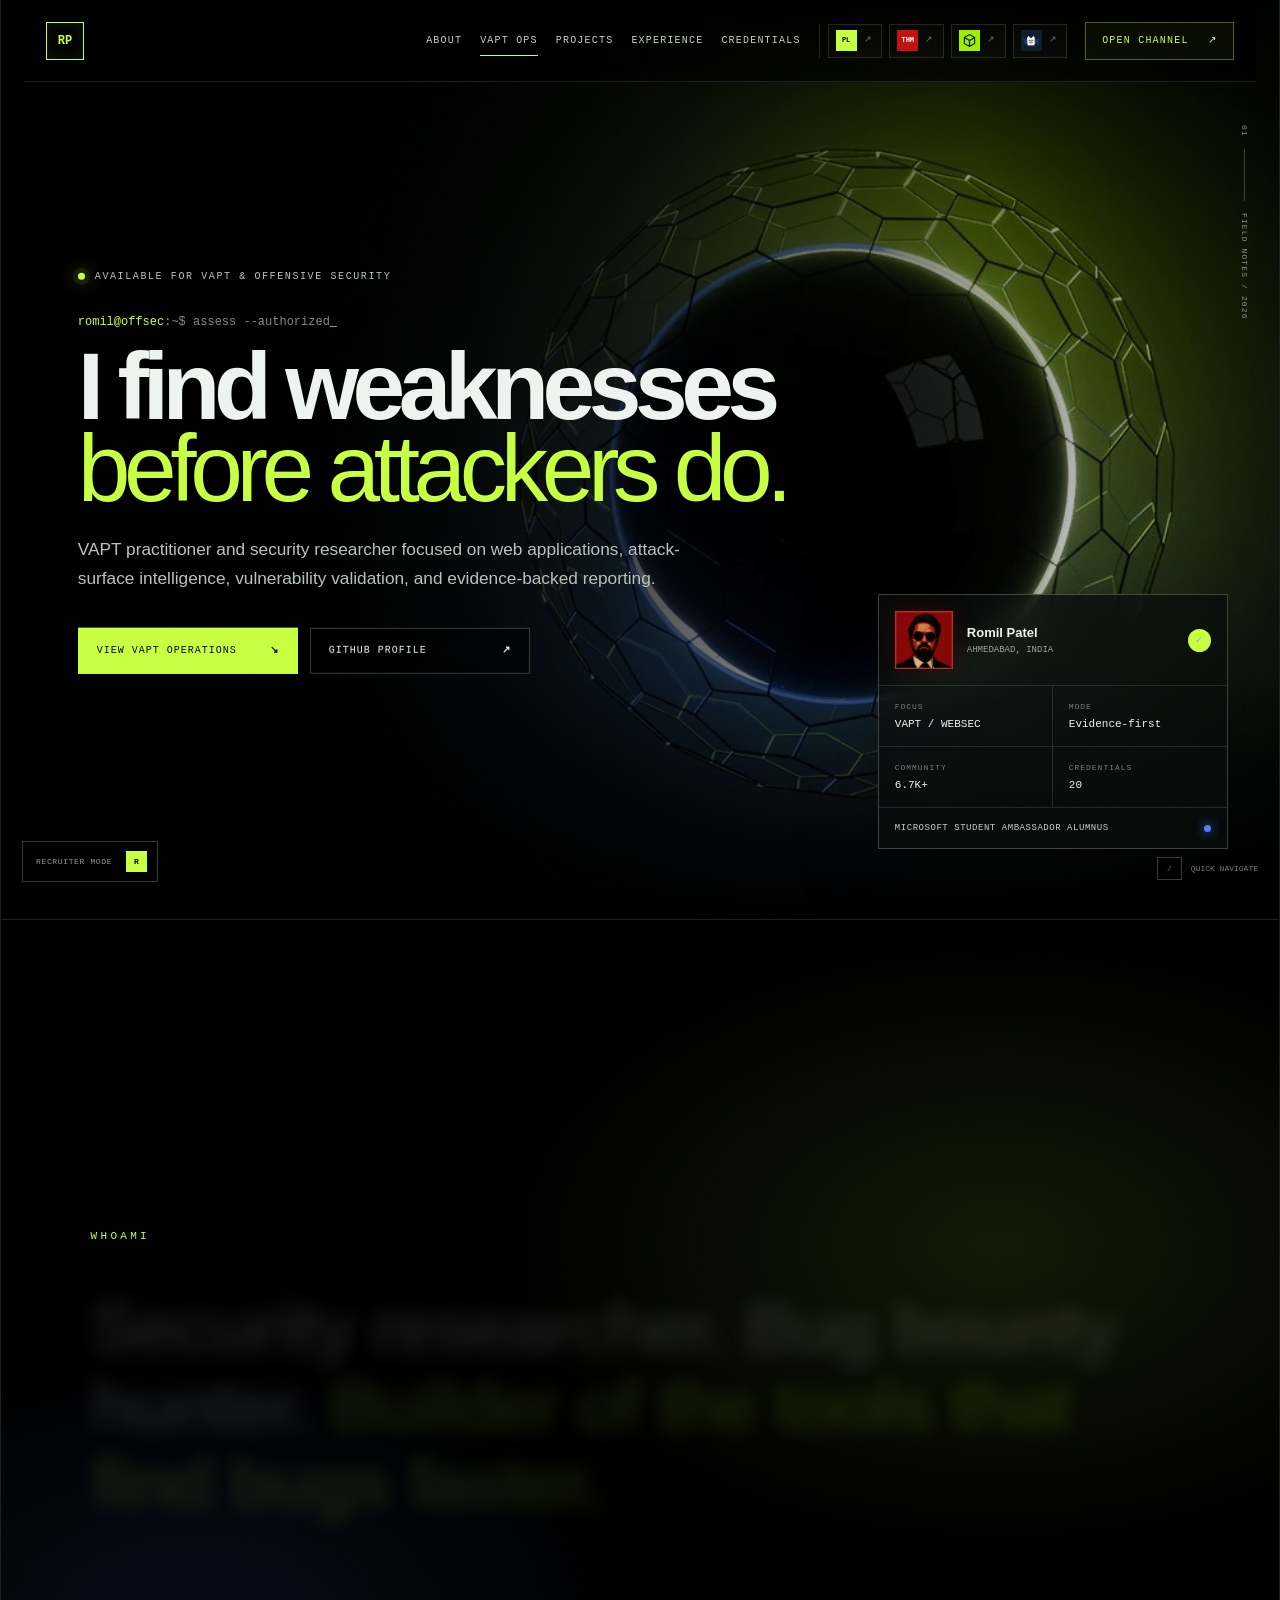
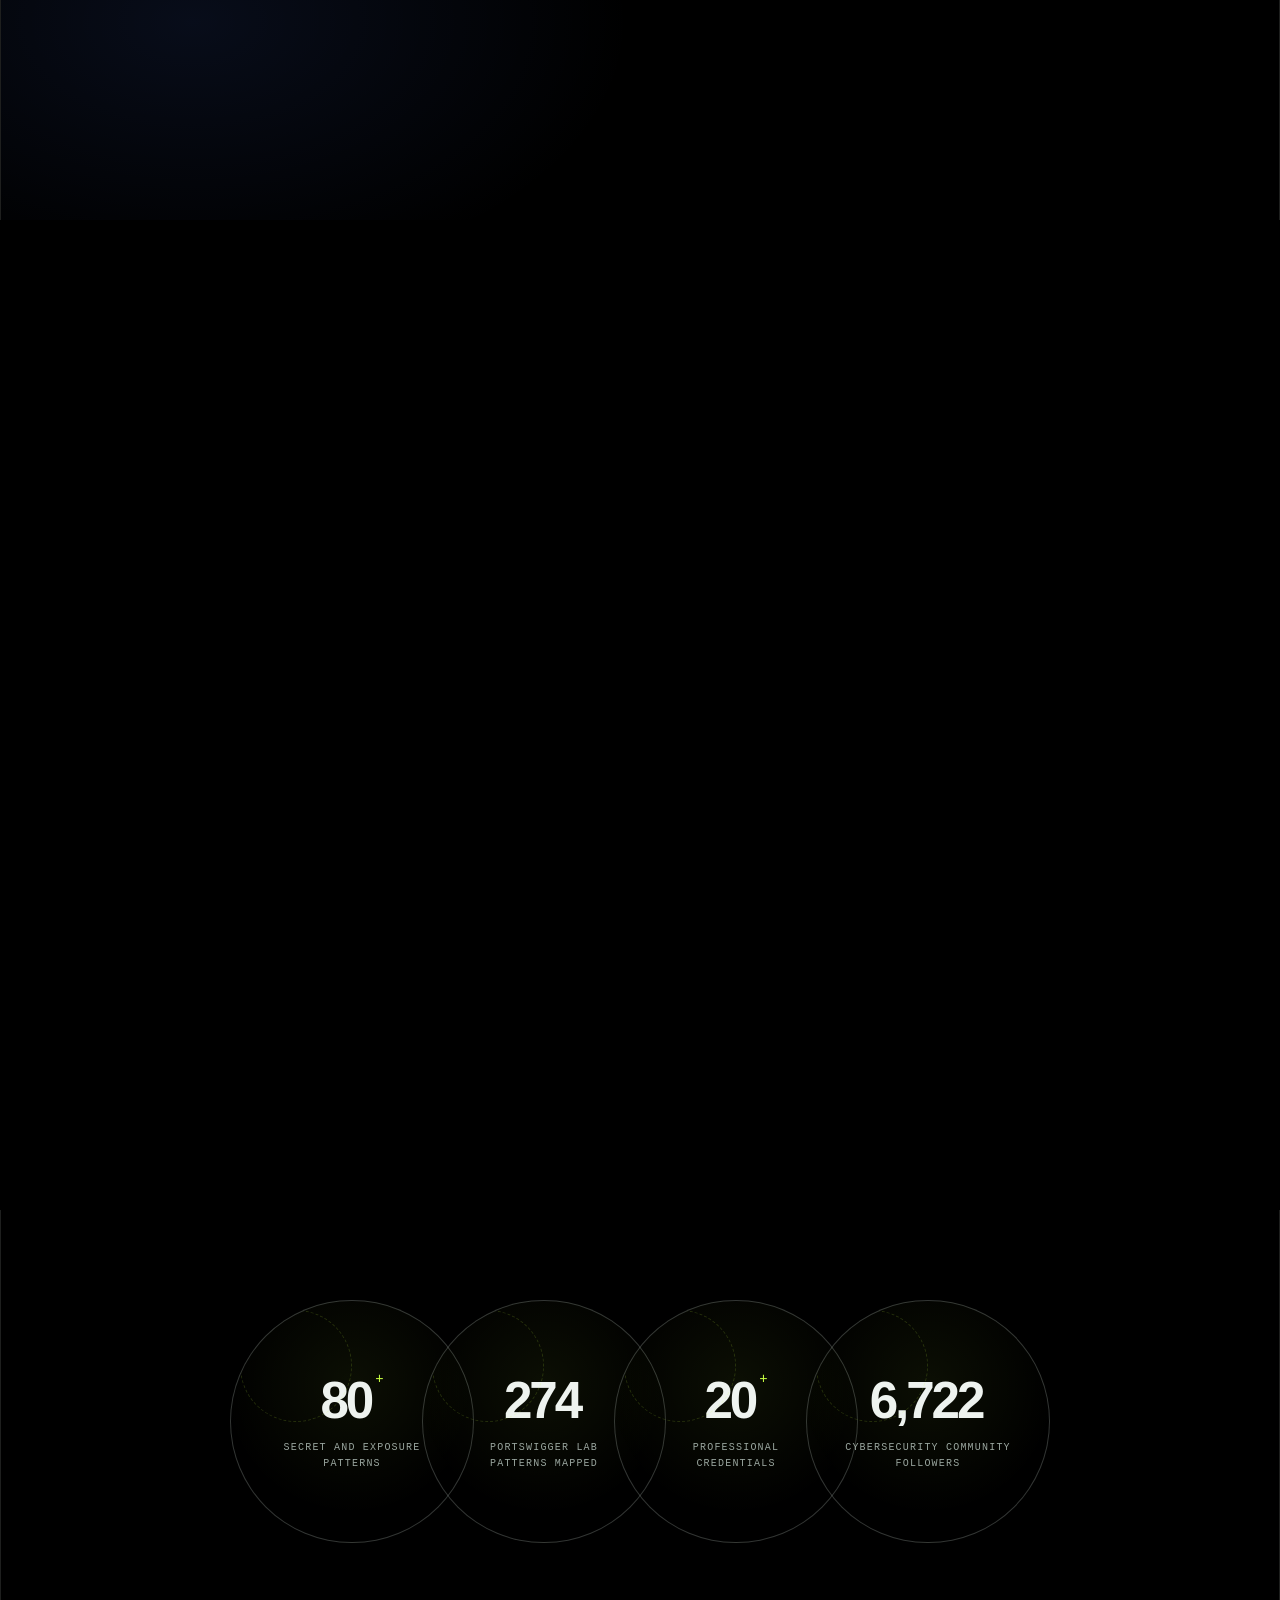
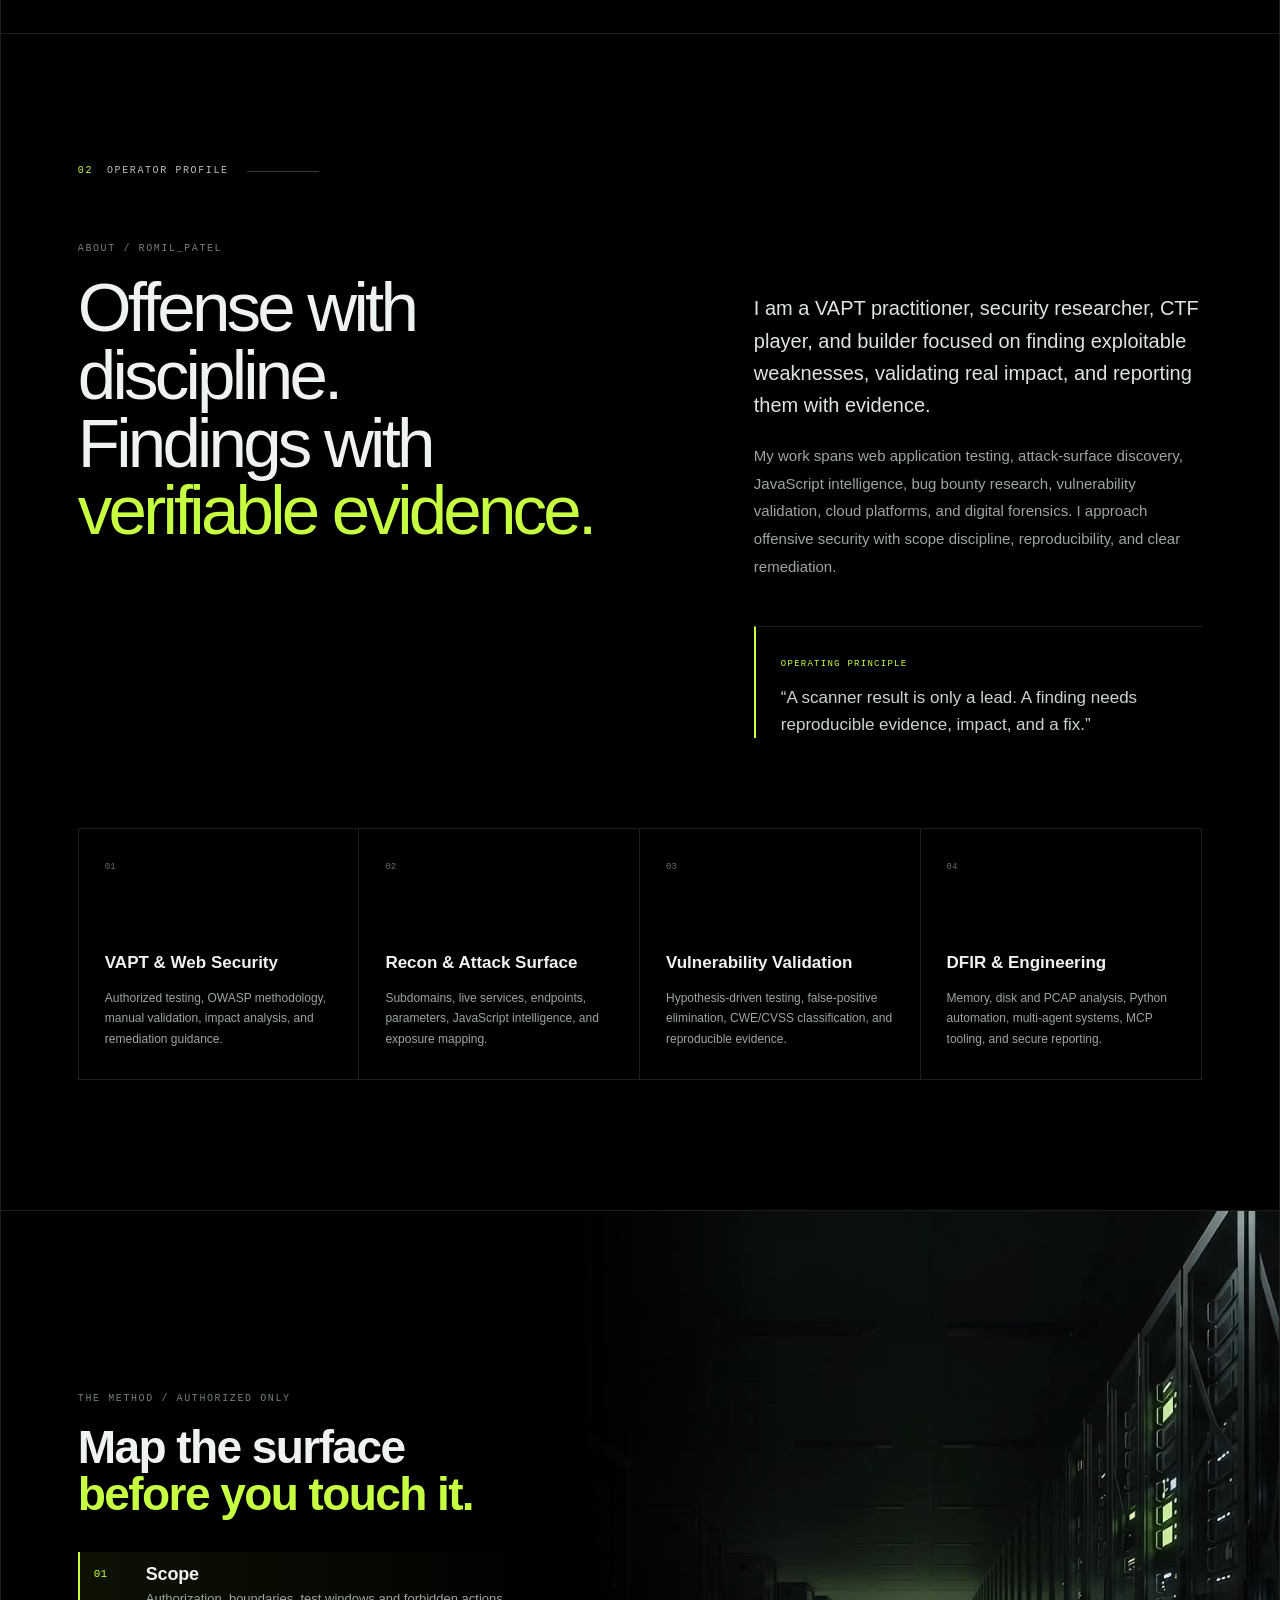
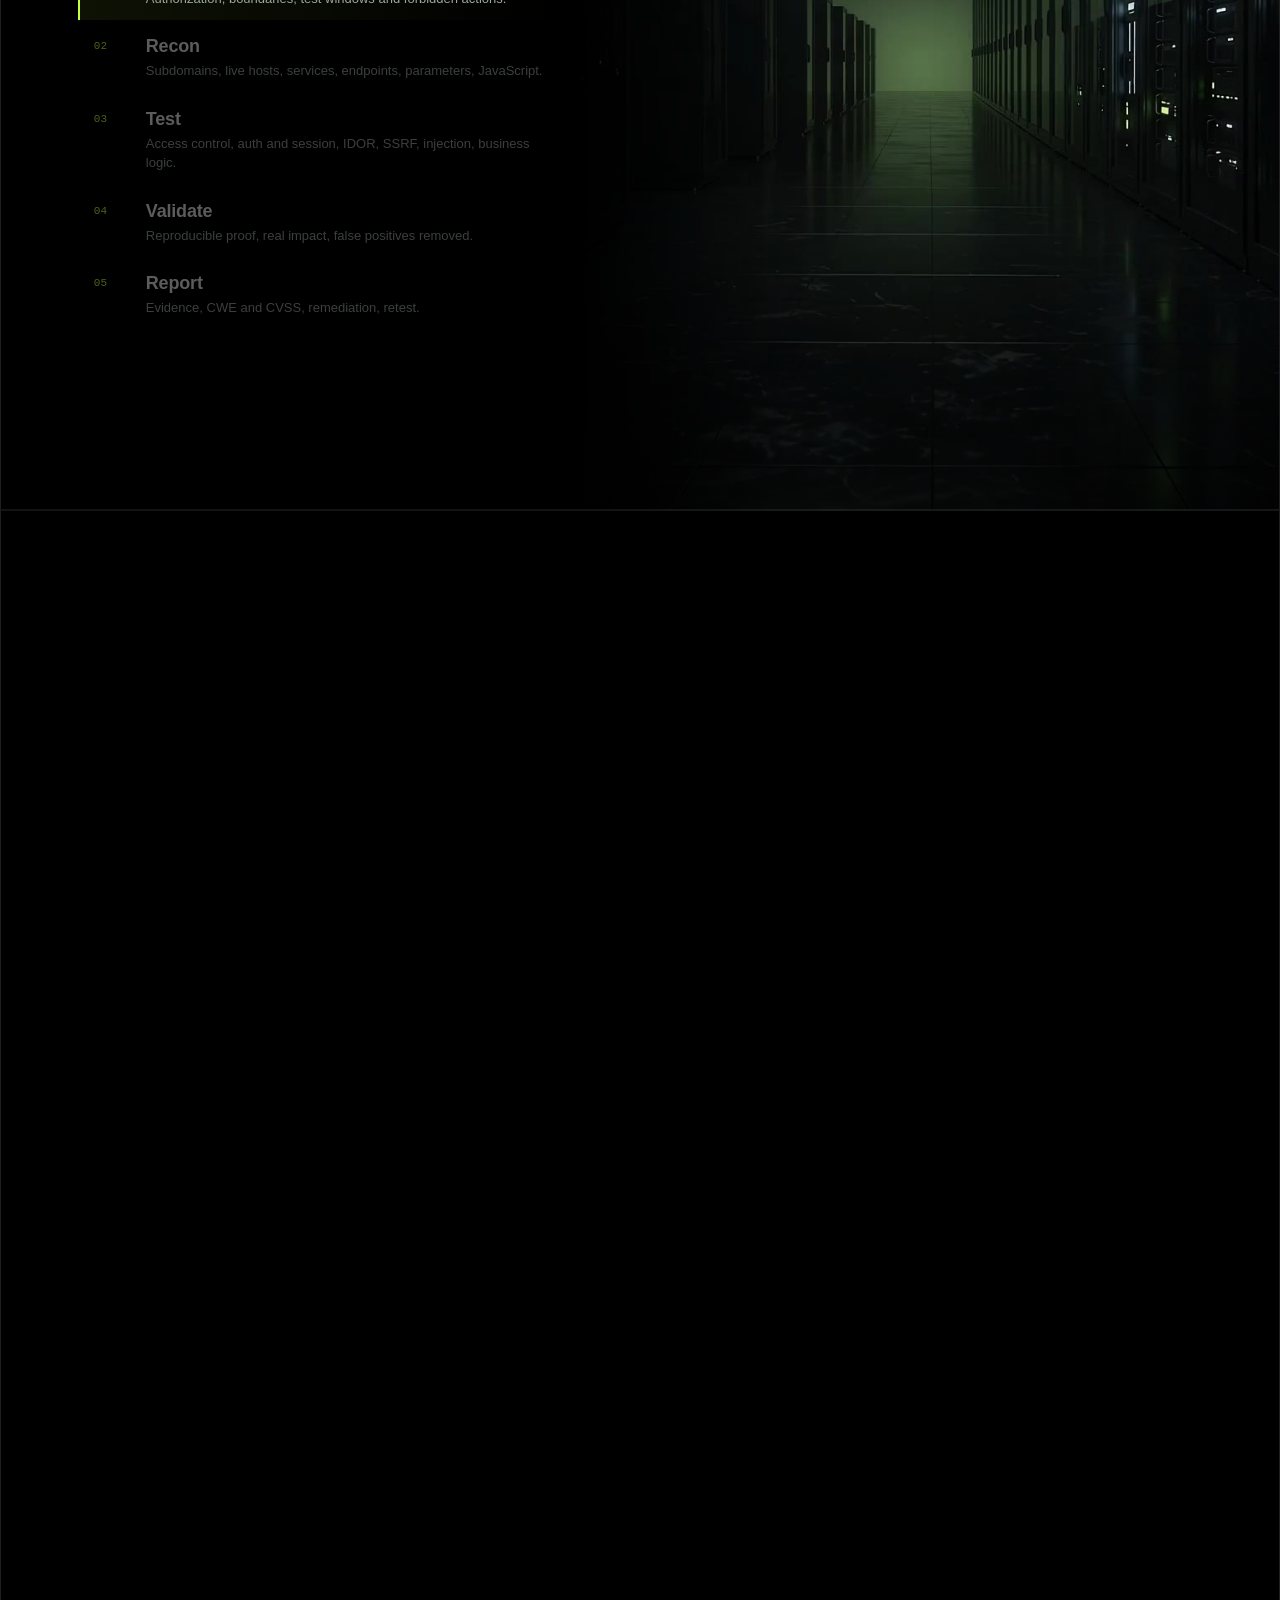
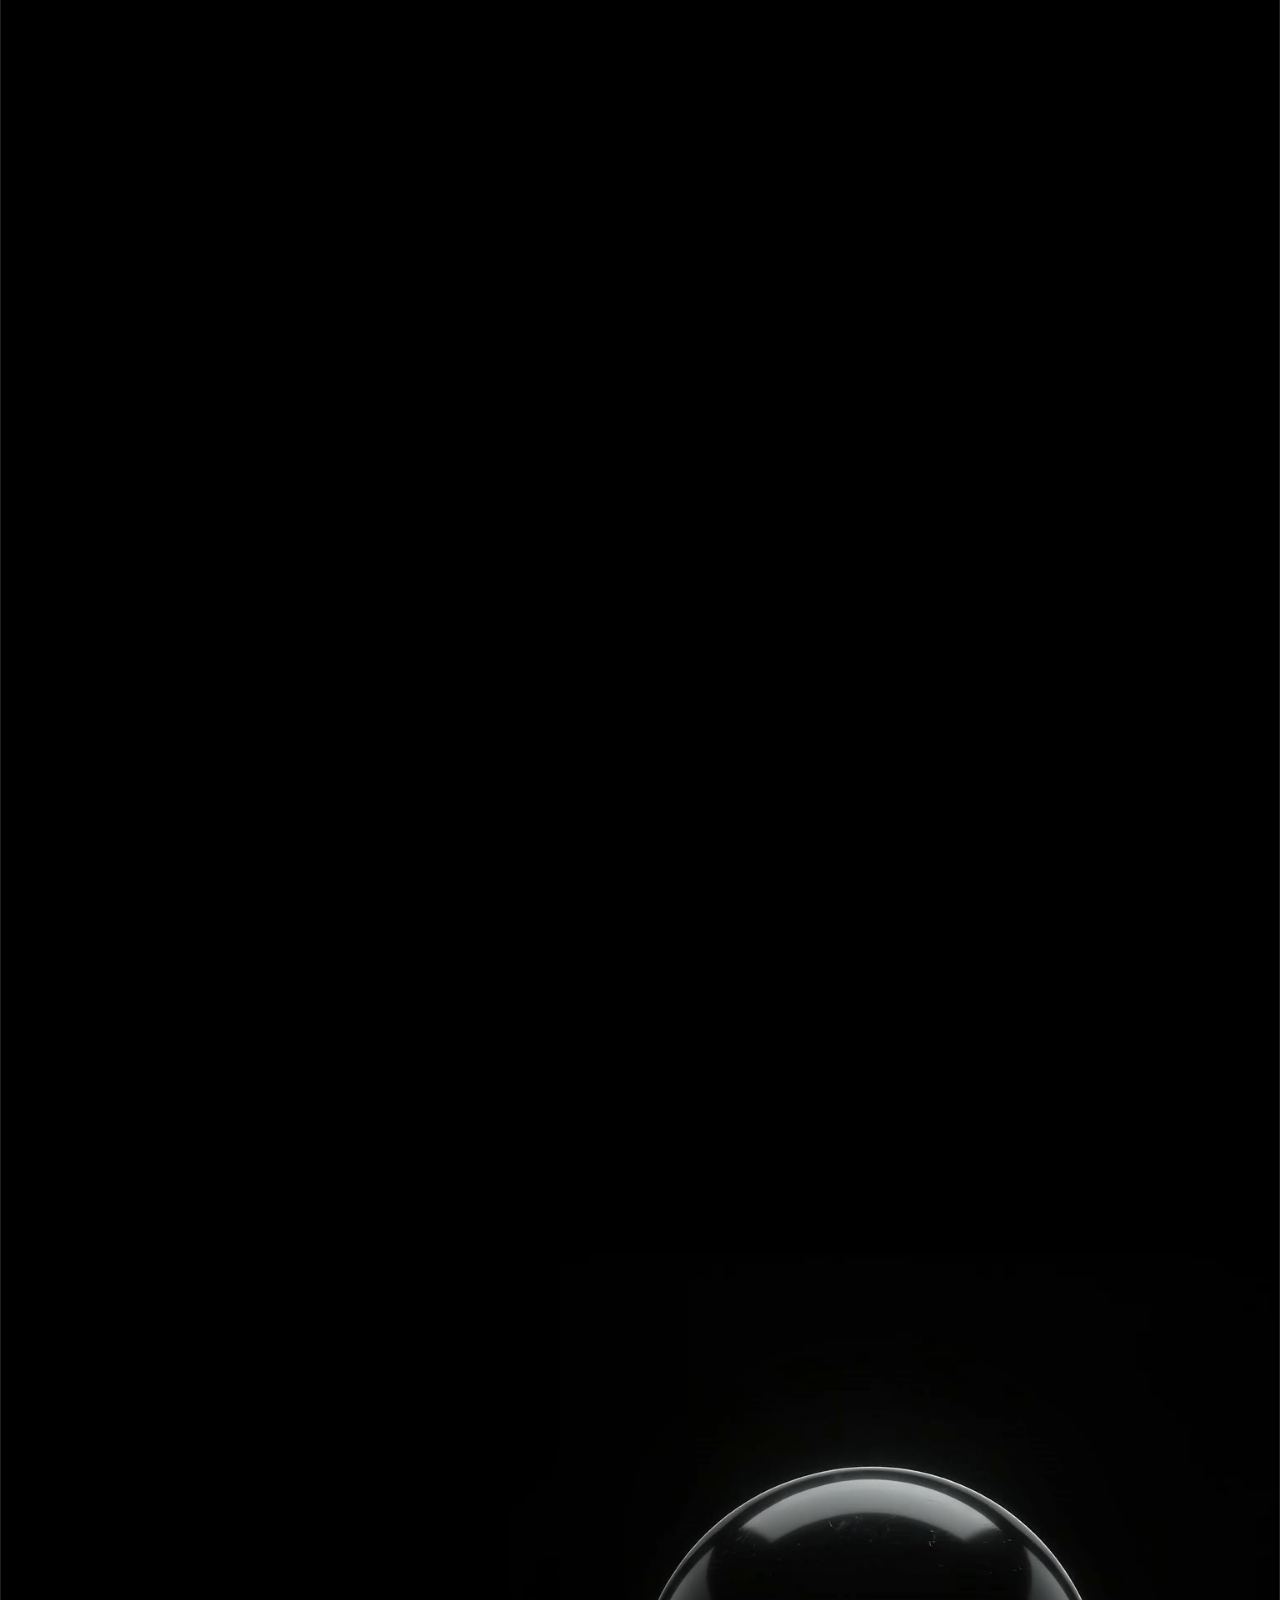
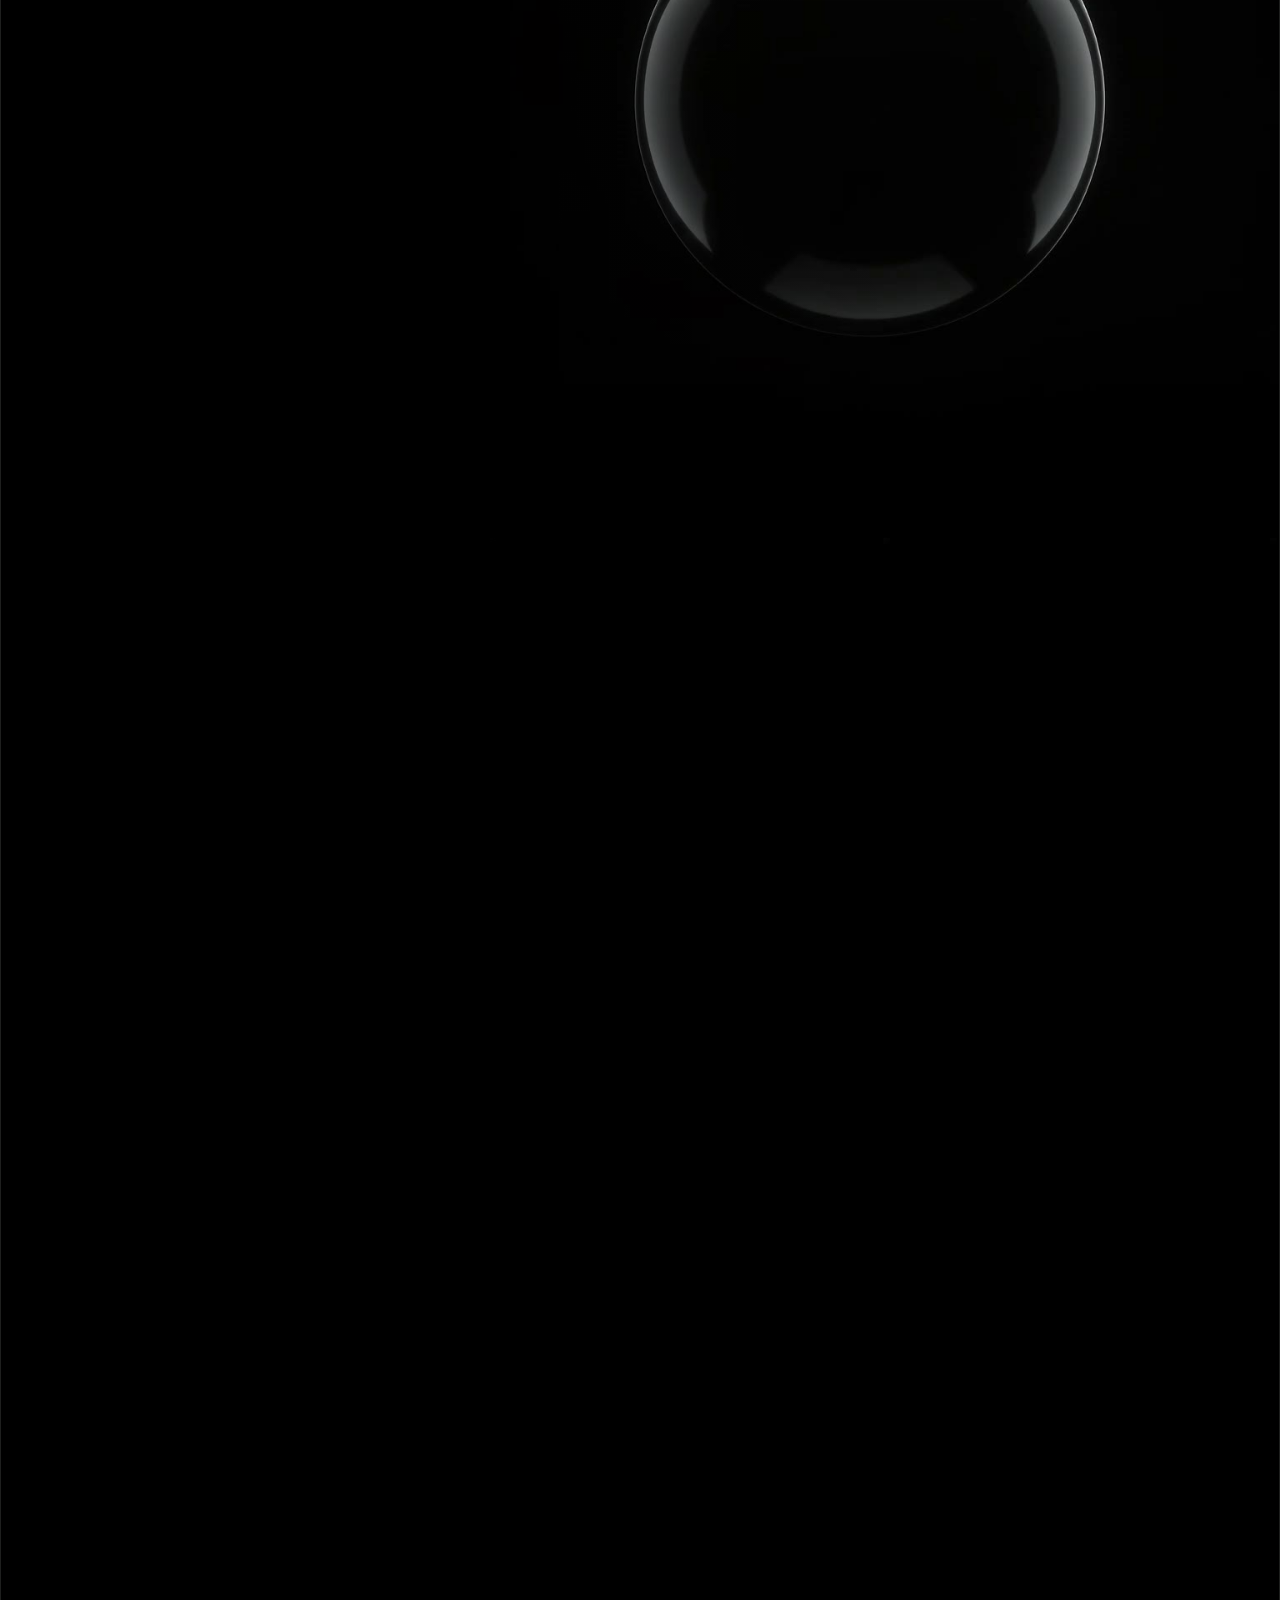
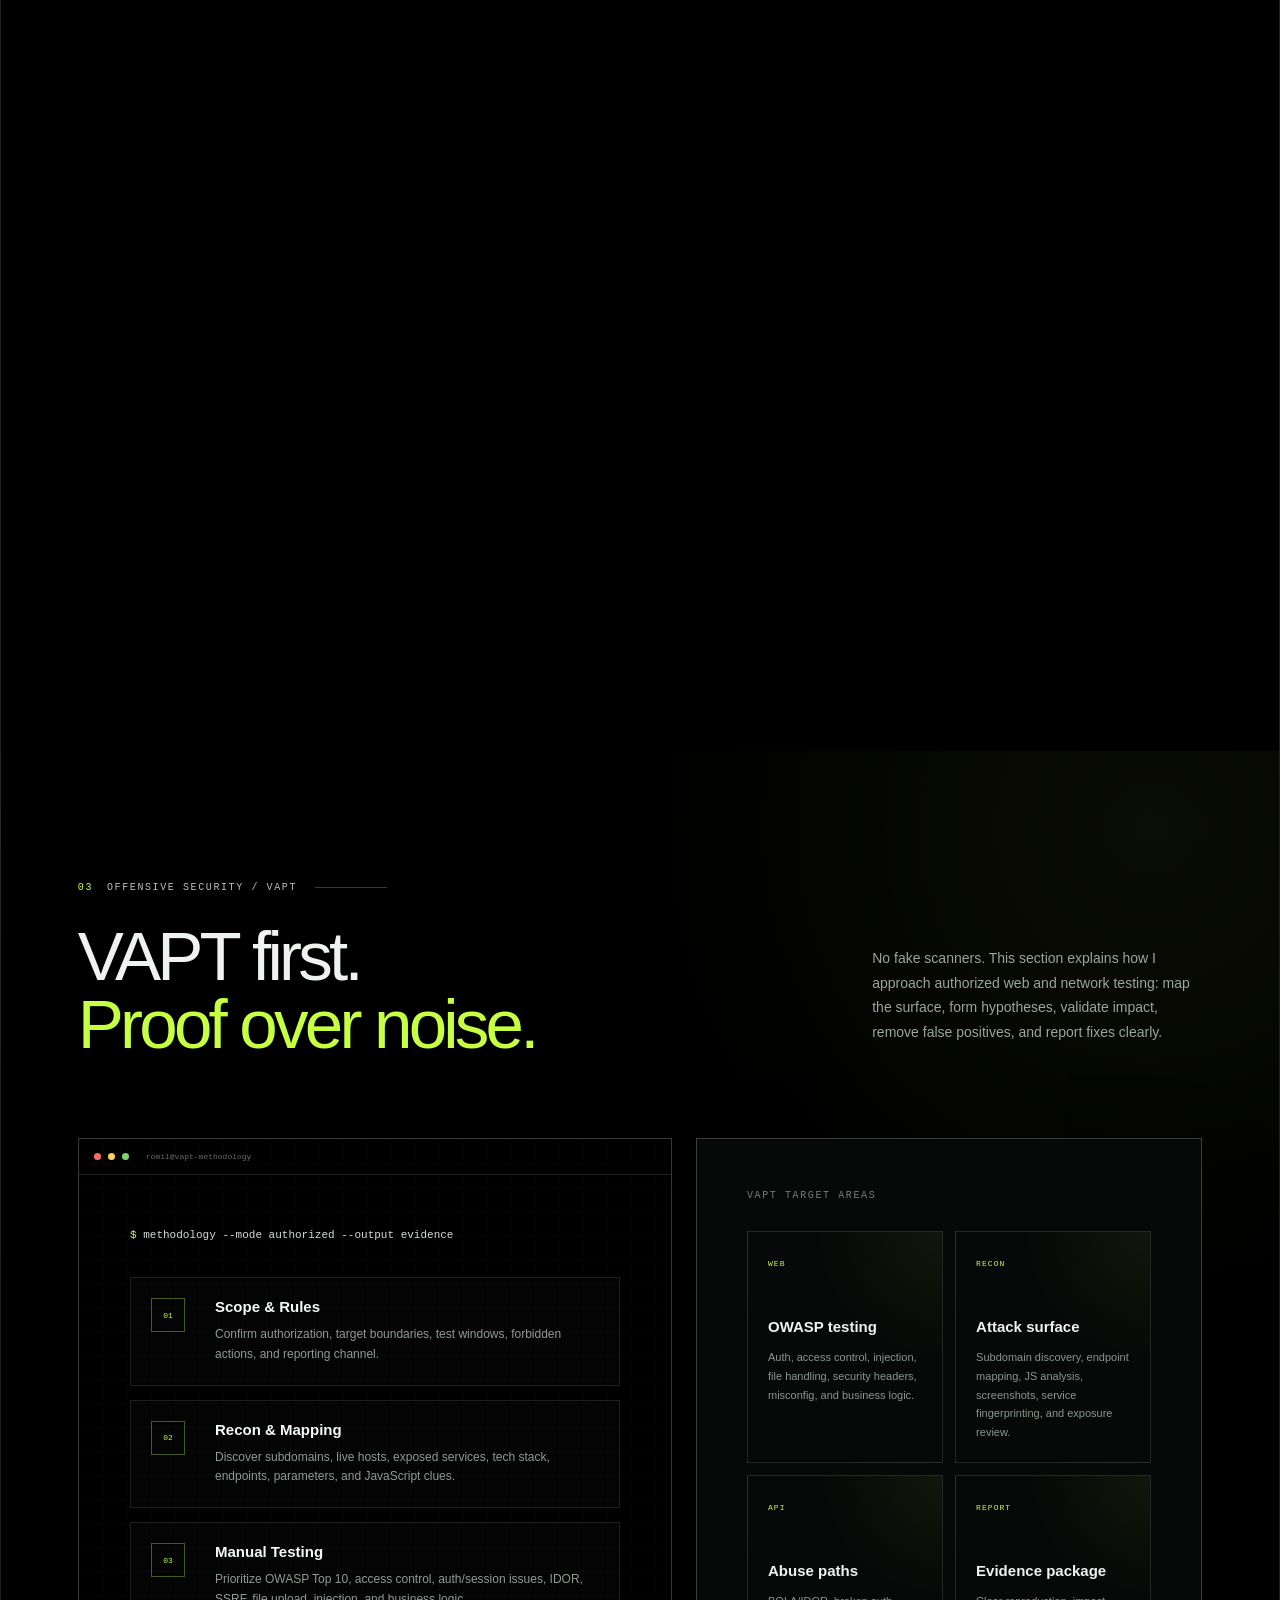
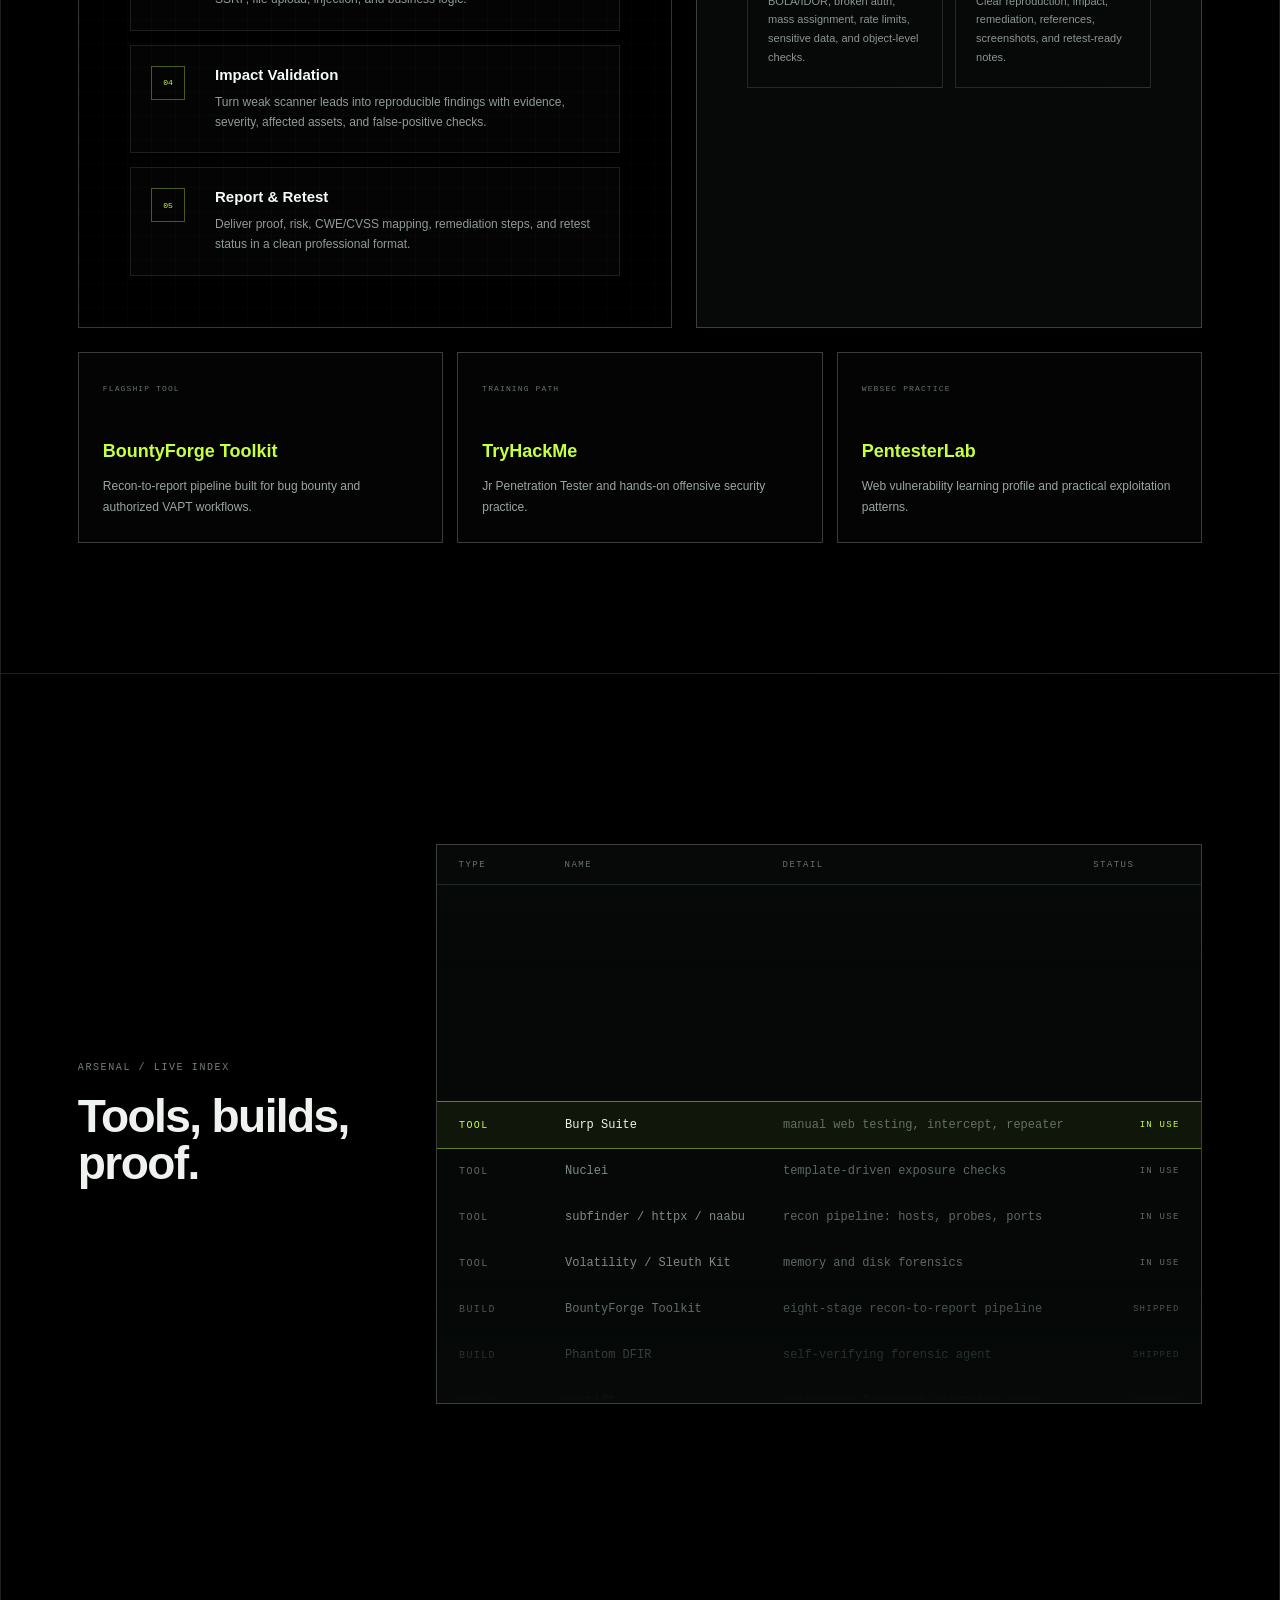
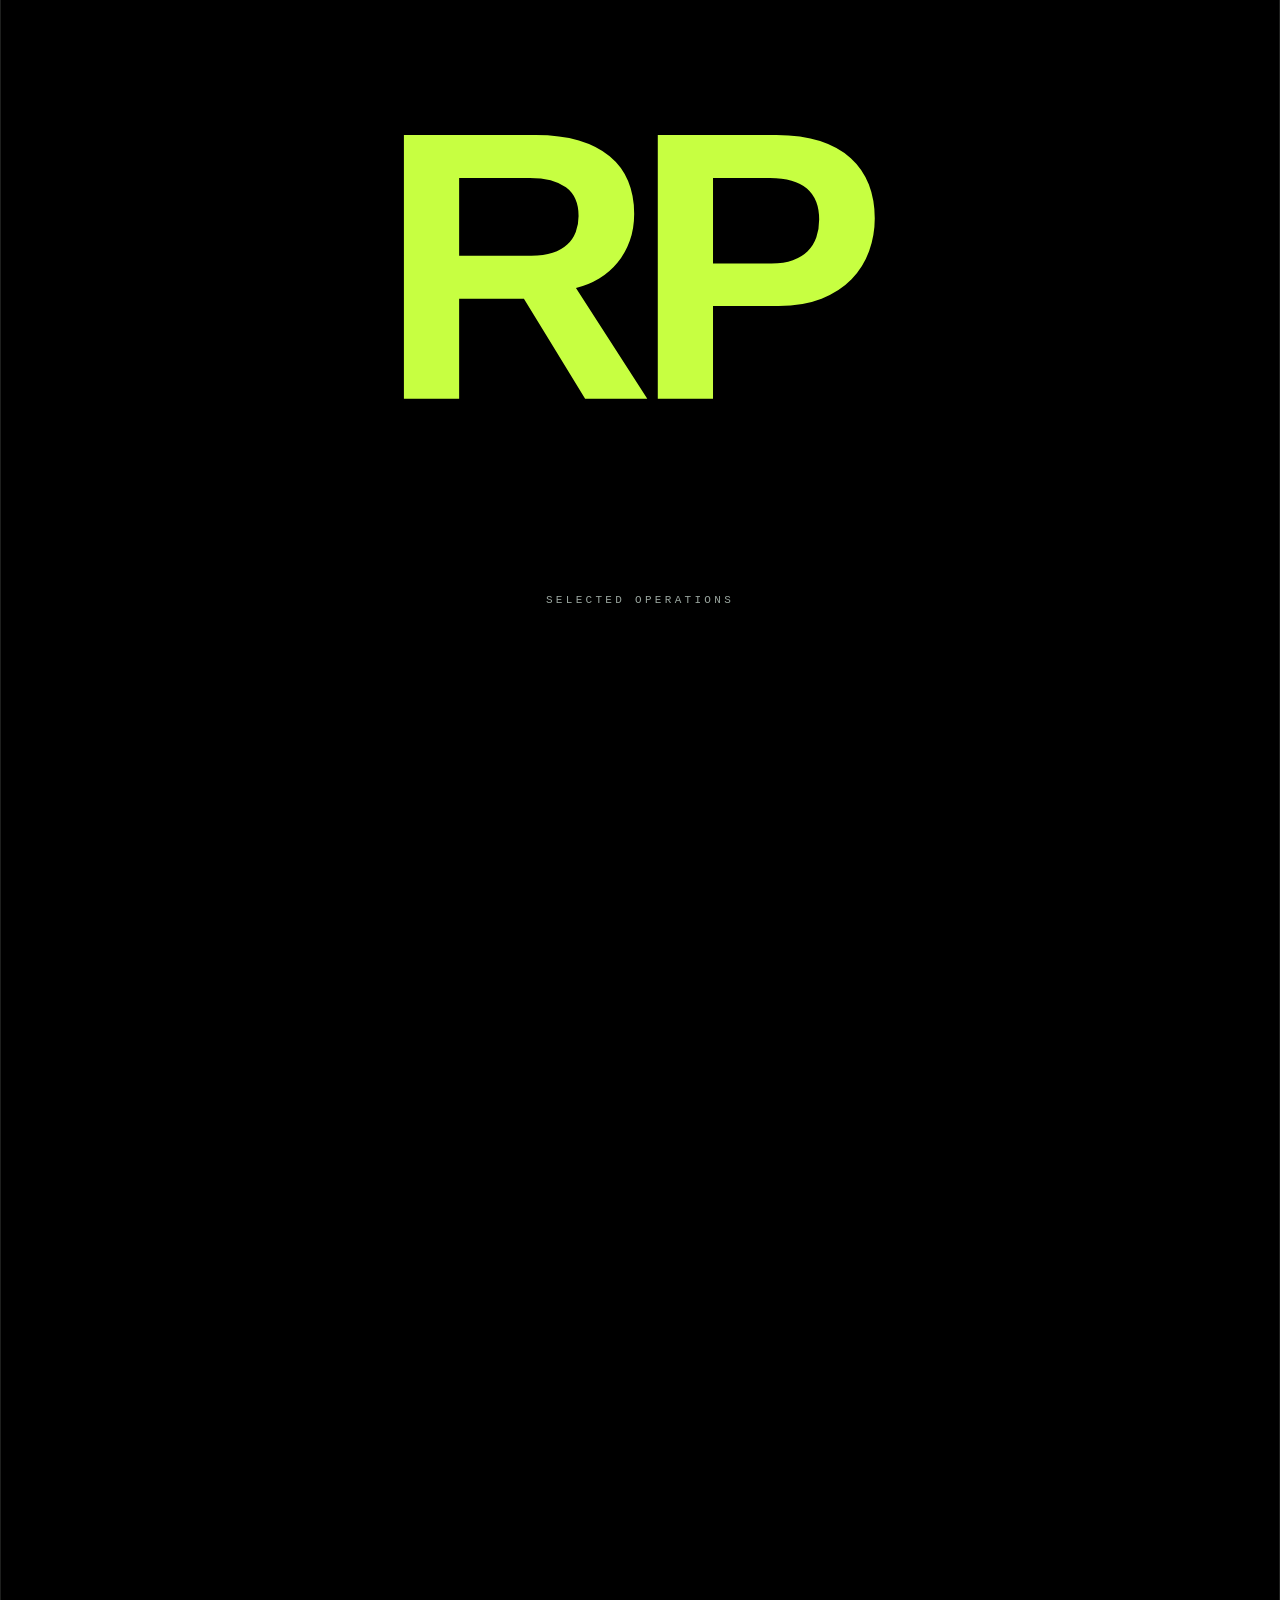
<file: portfolio/index.html>
<!doctype html>
<html lang="en">
<head>
  <meta charset="utf-8">
  <meta name="viewport" content="width=device-width, initial-scale=1">
  <meta http-equiv="refresh" content="0; url=../">
  <link rel="canonical" href="https://romilp619.github.io/">
  <title>Romil Patel Portfolio</title>
  <script>
    window.location.replace('../');
  </script>
</head>
<body>
  <p>Redirecting to <a href="../">Romil Patel Portfolio</a>…</p>
</body>
</html>
</file>
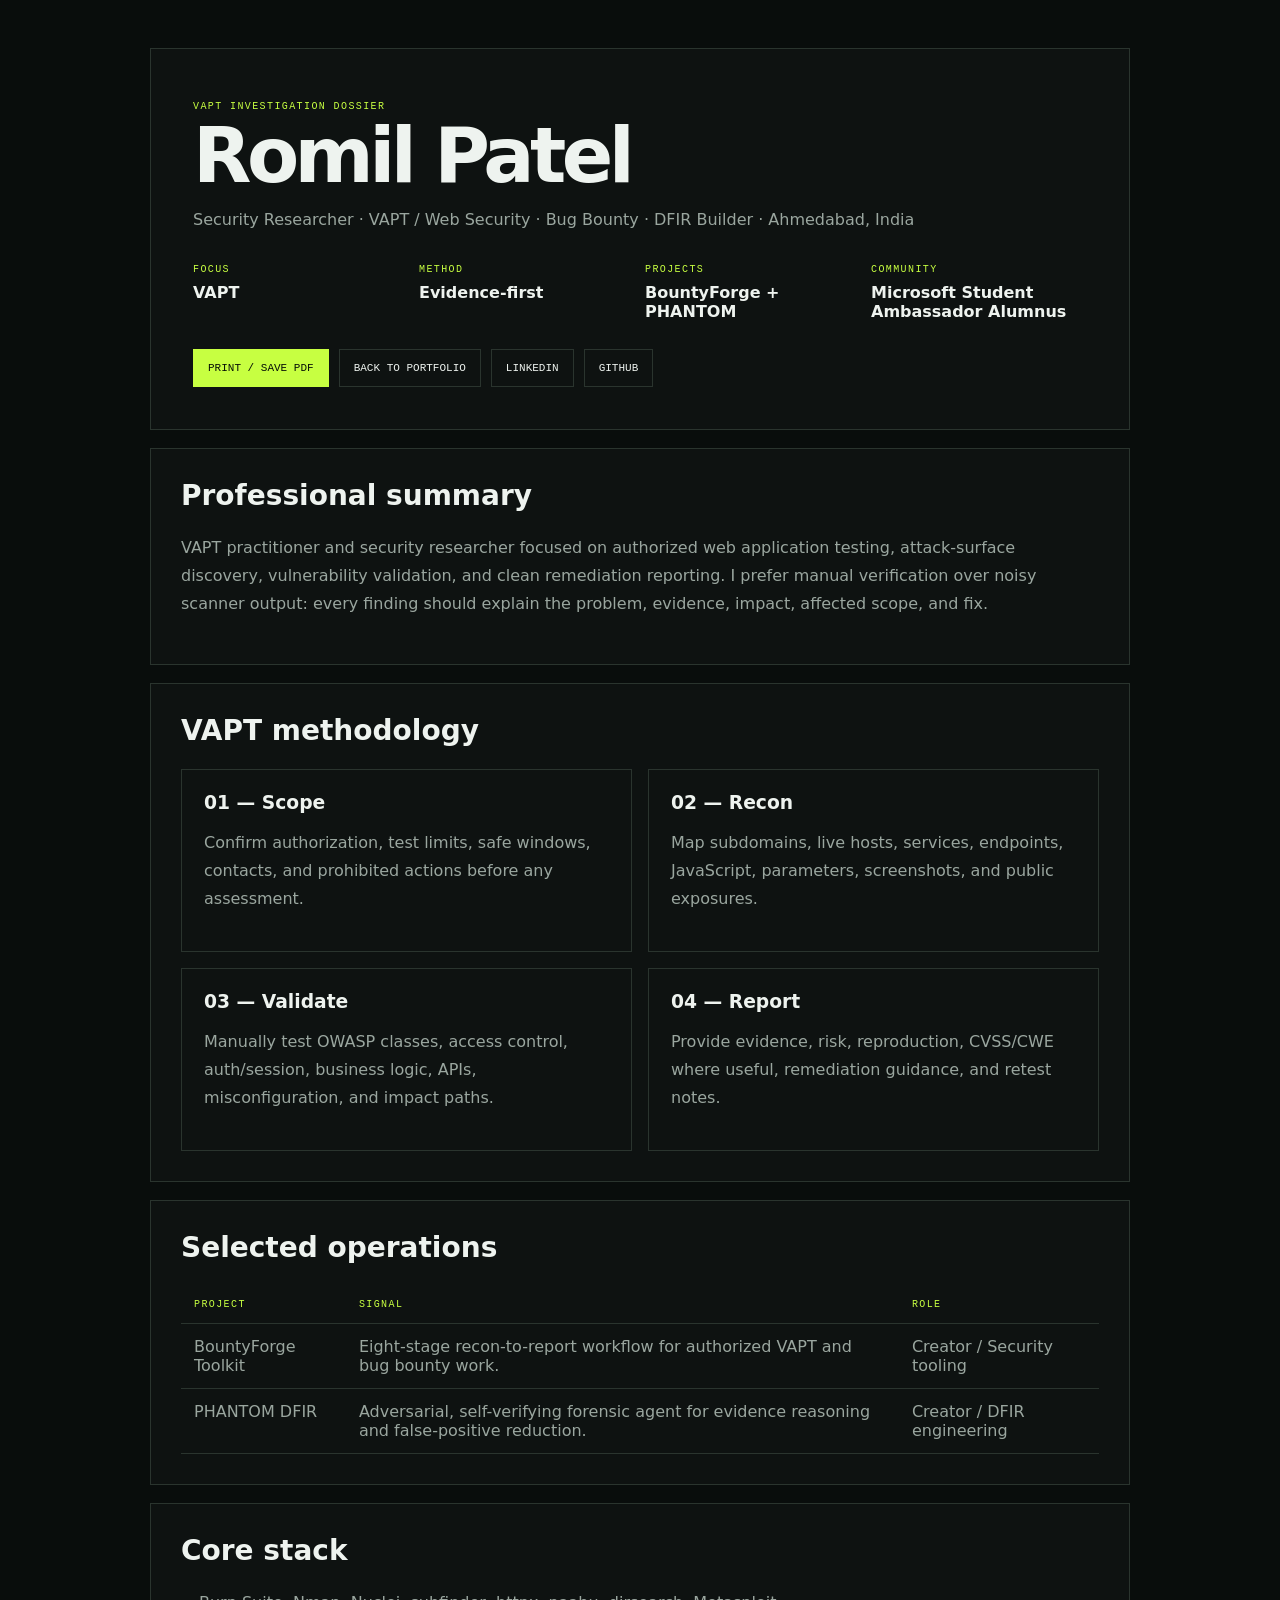
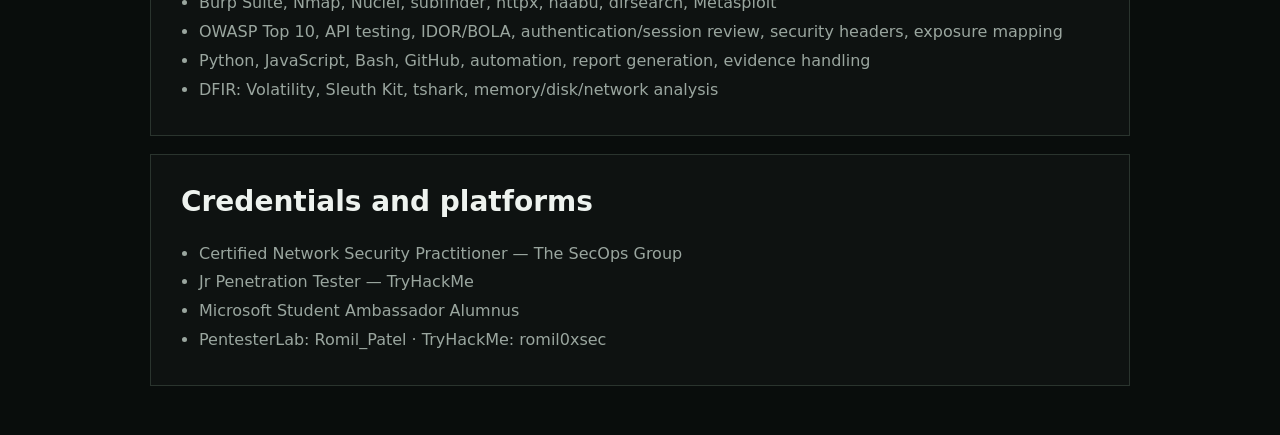
<file: dossier.html>
<!doctype html>
<html lang="en">
<head>
  <meta charset="utf-8">
  <meta name="viewport" content="width=device-width, initial-scale=1">
  <title>Romil Patel — VAPT Investigation Dossier</title>
  <style>
    :root { color-scheme: dark; --bg:#090d0c; --panel:#111714; --line:#2a342e; --text:#eef3ef; --muted:#9aa69f; --acid:#c7ff41; --mono:Consolas, "SFMono-Regular", monospace; --sans:Inter, system-ui, sans-serif; }
    * { box-sizing: border-box; } body { margin:0; color:var(--text); background:var(--bg); font-family:var(--sans); } main { width:min(980px, calc(100% - 32px)); margin:0 auto; padding:48px 0; }
    header, section { border:1px solid var(--line); background:rgba(255,255,255,.018); } header { padding:42px; } section { margin-top:18px; padding:30px; }
    p { color:var(--muted); line-height:1.75; } h1 { margin:10px 0 12px; font-size:clamp(42px, 7vw, 76px); line-height:.9; letter-spacing:-.06em; } h2 { margin:0 0 22px; font-size:28px; } h3 { margin:0 0 8px; }
    .kicker, dt, th { color:var(--acid); font:10px var(--mono); letter-spacing:.14em; text-transform:uppercase; }
    .grid { display:grid; grid-template-columns:1fr 1fr; gap:16px; } article { border:1px solid var(--line); padding:22px; } ul { margin:0; padding-left:18px; color:var(--muted); line-height:1.8; }
    dl { display:grid; grid-template-columns:repeat(4, 1fr); gap:10px; margin:30px 0 0; } dd { margin:8px 0 0; font-weight:700; }
    table { width:100%; border-collapse:collapse; } td, th { padding:13px; border-bottom:1px solid var(--line); text-align:left; vertical-align:top; } td { color:var(--muted); }
    .actions { display:flex; flex-wrap:wrap; gap:10px; margin-top:28px; } a, button { border:1px solid var(--line); color:var(--text); background:transparent; padding:12px 14px; font:11px var(--mono); text-decoration:none; text-transform:uppercase; cursor:pointer; } a.primary, button.primary { color:#071007; border-color:var(--acid); background:var(--acid); }
    @media print { body { color:#111; background:#fff; } main { width:100%; padding:0; } header, section, article { border-color:#ccc; background:#fff; } p, li, td { color:#333; } .actions { display:none; } }
    @media (max-width:720px) { .grid, dl { grid-template-columns:1fr; } header, section { padding:24px; } }
  </style>
</head>
<body>
  <main>
    <header>
      <p class="kicker">VAPT investigation dossier</p>
      <h1>Romil Patel</h1>
      <p>Security Researcher · VAPT / Web Security · Bug Bounty · DFIR Builder · Ahmedabad, India</p>
      <dl>
        <div><dt>Focus</dt><dd>VAPT</dd></div>
        <div><dt>Method</dt><dd>Evidence-first</dd></div>
        <div><dt>Projects</dt><dd>BountyForge + PHANTOM</dd></div>
        <div><dt>Community</dt><dd>Microsoft Student Ambassador Alumnus</dd></div>
      </dl>
      <div class="actions">
        <button class="primary" onclick="window.print()">Print / Save PDF</button>
        <a href="index.html">Back to portfolio</a>
        <a href="https://www.linkedin.com/in/romilpatel1998/" target="_blank" rel="noreferrer">LinkedIn</a>
        <a href="https://github.com/romilp619" target="_blank" rel="noreferrer">GitHub</a>
      </div>
    </header>

    <section>
      <h2>Professional summary</h2>
      <p>VAPT practitioner and security researcher focused on authorized web application testing, attack-surface discovery, vulnerability validation, and clean remediation reporting. I prefer manual verification over noisy scanner output: every finding should explain the problem, evidence, impact, affected scope, and fix.</p>
    </section>

    <section>
      <h2>VAPT methodology</h2>
      <div class="grid">
        <article><h3>01 — Scope</h3><p>Confirm authorization, test limits, safe windows, contacts, and prohibited actions before any assessment.</p></article>
        <article><h3>02 — Recon</h3><p>Map subdomains, live hosts, services, endpoints, JavaScript, parameters, screenshots, and public exposures.</p></article>
        <article><h3>03 — Validate</h3><p>Manually test OWASP classes, access control, auth/session, business logic, APIs, misconfiguration, and impact paths.</p></article>
        <article><h3>04 — Report</h3><p>Provide evidence, risk, reproduction, CVSS/CWE where useful, remediation guidance, and retest notes.</p></article>
      </div>
    </section>

    <section>
      <h2>Selected operations</h2>
      <table>
        <tr><th>Project</th><th>Signal</th><th>Role</th></tr>
        <tr><td>BountyForge Toolkit</td><td>Eight-stage recon-to-report workflow for authorized VAPT and bug bounty work.</td><td>Creator / Security tooling</td></tr>
        <tr><td>PHANTOM DFIR</td><td>Adversarial, self-verifying forensic agent for evidence reasoning and false-positive reduction.</td><td>Creator / DFIR engineering</td></tr>
      </table>
    </section>

    <section>
      <h2>Core stack</h2>
      <ul>
        <li>Burp Suite, Nmap, Nuclei, subfinder, httpx, naabu, dirsearch, Metasploit</li>
        <li>OWASP Top 10, API testing, IDOR/BOLA, authentication/session review, security headers, exposure mapping</li>
        <li>Python, JavaScript, Bash, GitHub, automation, report generation, evidence handling</li>
        <li>DFIR: Volatility, Sleuth Kit, tshark, memory/disk/network analysis</li>
      </ul>
    </section>

    <section>
      <h2>Credentials and platforms</h2>
      <ul>
        <li>Certified Network Security Practitioner — The SecOps Group</li>
        <li>Jr Penetration Tester — TryHackMe</li>
        <li>Microsoft Student Ambassador Alumnus</li>
        <li>PentesterLab: Romil_Patel · TryHackMe: romil0xsec</li>
      </ul>
    </section>
  </main>
</body>
</html>
</file>
<file: styles.css>
:root {
  --bg: #000;
  --bg-soft: #0e1211;
  --panel: rgba(17, 22, 20, .82);
  --panel-solid: #111614;
  --line: rgba(228, 239, 231, .13);
  --line-strong: rgba(228, 239, 231, .24);
  --text: #eef3ef;
  --muted: #9aa69f;
  --acid: #c7ff41;
  --blue: #4e7dff;
  --cyan: #55e6ff;
  --red: #ff6b5f;
  --max: 1440px;
  --mono: "SFMono-Regular", Consolas, "Liberation Mono", monospace;
  --sans: Inter, ui-sans-serif, -apple-system, BlinkMacSystemFont, "Segoe UI", sans-serif;
}

* { box-sizing: border-box; }
html { scroll-behavior: smooth; background: var(--bg); }
body { margin: 0; color: var(--text); background: var(--bg); font-family: var(--sans); overflow-x: hidden; }
body::selection { color: #050705; background: var(--acid); }
a { color: inherit; text-decoration: none; }
button { color: inherit; font: inherit; }
img { max-width: 100%; }

#signal-canvas { position: fixed; inset: 0; z-index: -3; width: 100%; height: 100%; pointer-events: none; opacity: .36; }
.noise { position: fixed; inset: 0; z-index: 20; pointer-events: none; opacity: .06; mix-blend-mode: overlay; background-image: url("data:image/svg+xml,%3Csvg viewBox='0 0 180 180' xmlns='http://www.w3.org/2000/svg'%3E%3Cfilter id='n'%3E%3CfeTurbulence type='fractalNoise' baseFrequency='.9' numOctaves='4' stitchTiles='stitch'/%3E%3C/filter%3E%3Crect width='100%25' height='100%25' filter='url(%23n)' opacity='.8'/%3E%3C/svg%3E"); }
.cursor-glow { position: fixed; z-index: -1; width: 520px; height: 520px; transform: translate(-50%, -50%); border-radius: 50%; pointer-events: none; background: radial-gradient(circle, rgba(199,255,65,.055), transparent 64%); transition: opacity .2s; }

.site-header { position: fixed; z-index: 15; top: 0; left: 50%; width: min(calc(100% - 48px), var(--max)); transform: translateX(-50%); display: flex; align-items: center; justify-content: space-between; height: 82px; padding: 0 22px; border-bottom: 1px solid var(--line); background: linear-gradient(180deg, rgba(0,0,0,.92), rgba(0,0,0,.62)); backdrop-filter: blur(18px); }
.brand { display: flex; align-items: center; gap: 12px; }
.brand-mark { display: grid; width: 38px; height: 38px; place-items: center; border: 1px solid var(--acid); color: var(--acid); font: 700 12px/1 var(--mono); box-shadow: inset 0 0 16px rgba(199,255,65,.08); }
.brand-copy { display: flex; flex-direction: column; gap: 3px; }
.brand-copy strong { font-size: 11px; letter-spacing: .15em; }
.brand-copy small { color: var(--muted); font: 9px/1 var(--mono); letter-spacing: .14em; }
.primary-nav { display: flex; align-items: center; gap: 34px; }
.primary-nav a { position: relative; color: #c4cec8; font: 10px/1 var(--mono); letter-spacing: .12em; text-transform: uppercase; }
.primary-nav a:not(.nav-cta)::after { position: absolute; bottom: -10px; left: 0; width: 0; height: 1px; background: var(--acid); content: ""; transition: width .25s; }
.primary-nav a:hover::after, .primary-nav a.active::after { width: 100%; }
.nav-platforms { display: flex; align-items: center; gap: 7px; padding-left: 14px; border-left: 1px solid var(--line); }
.primary-nav .platform-link { display: flex; height: 34px; align-items: center; gap: 7px; padding: 0 9px 0 7px; border: 1px solid var(--line); background: rgba(255,255,255,.018); font-size: 8px; letter-spacing: .08em; transition: color .2s, border-color .2s, background .2s, transform .2s; }
.primary-nav .platform-link::after { display: none; }
.platform-link i { display: grid; width: 21px; height: 21px; place-items: center; color: var(--bg); background: var(--acid); font: 700 7px/1 var(--mono); font-style: normal; letter-spacing: 0; }
.platform-link b { color: #69766e; font-size: 9px; font-weight: 400; }
.primary-nav .platform-link:hover { transform: translateY(-2px); color: var(--text); border-color: rgba(199,255,65,.5); background: rgba(199,255,65,.045); }
.primary-nav .tryhackme-link i { color: #fff; background: #c11111; }
.primary-nav .tryhackme-link:hover { border-color: rgba(232,40,40,.55); background: rgba(193,17,17,.07); }
.platform-link i svg { width: 13px; height: 13px; fill: currentColor; }
.platform-link i img { width: 16px; height: 16px; display: block; }
.primary-nav .hackthebox-link i { color: #111927; background: #9fef00; }
.primary-nav .hackthebox-link:hover { border-color: rgba(159,239,0,.55); background: rgba(159,239,0,.07); }
.primary-nav .kernelkittens-link i { background: #101d2d; }
.primary-nav .kernelkittens-link:hover { border-color: rgba(49,92,244,.6); background: rgba(49,92,244,.1); }
.primary-nav .nav-cta { padding: 13px 16px; color: var(--acid); border: 1px solid rgba(199,255,65,.35); background: rgba(199,255,65,.04); }
.nav-cta span { margin-left: 12px; }
.menu-toggle { display: none; border: 0; background: none; }

main, .site-footer { position: relative; z-index: 1; }
.hero { position: relative; min-height: 920px; max-width: var(--max); margin: 0 auto; overflow: hidden; border-inline: 1px solid var(--line); border-bottom: 1px solid var(--line); background: #000; }
.hero-image { position: absolute; inset: 0; width: 100%; height: 100%; object-fit: cover; opacity: .74; transform: scale(1.035); animation: hero-breathe 14s ease-in-out infinite alternate; }
@keyframes hero-breathe { to { transform: scale(1.08) translate3d(-.8%, .2%, 0); } }
.hero-vignette { position: absolute; inset: 0; background: linear-gradient(90deg, #000 0%, rgba(0,0,0,.96) 23%, rgba(0,0,0,.68) 48%, rgba(0,0,0,.16) 76%), linear-gradient(0deg, #000 0%, transparent 27%, rgba(0,0,0,.35) 100%); }
.hero-content { position: absolute; z-index: 5; left: clamp(34px, 6vw, 92px); top: 50%; width: min(720px, 56vw); transform: translateY(-47%); }
.eyebrow, .section-kicker, .micro-label { color: #b5c0b9; font: 10px/1.4 var(--mono); letter-spacing: .16em; }
.eyebrow { display: flex; align-items: center; gap: 10px; margin-bottom: 30px; }
.status-dot { width: 7px; height: 7px; border-radius: 50%; background: var(--acid); box-shadow: 0 0 0 5px rgba(199,255,65,.07), 0 0 15px rgba(199,255,65,.65); animation: pulse 1.8s infinite; }
@keyframes pulse { 50% { opacity: .35; box-shadow: 0 0 0 8px rgba(199,255,65,0); } }
.terminal-line { margin: 0 0 16px; color: #7e8a83; font: 12px/1.4 var(--mono); }
.terminal-line span:first-child, .prompt { color: var(--acid); }
.terminal-cursor { color: var(--acid); animation: blink .8s step-end infinite; }
@keyframes blink { 50% { opacity: 0; } }
h1, h2, h3, p { margin-top: 0; }
.hero h1 { margin-bottom: 26px; font-size: clamp(58px, 7.4vw, 112px); font-weight: 620; line-height: .86; letter-spacing: -.068em; }
.hero h1 em, .section h2 em { color: var(--acid); font-style: normal; font-weight: 350; }
.hero-lede { max-width: 630px; margin-bottom: 36px; color: #b8c1bc; font-size: clamp(16px, 1.35vw, 20px); line-height: 1.65; }
.hero-actions, .contact-actions { display: flex; flex-wrap: wrap; gap: 12px; }
.button { display: inline-flex; min-width: 220px; align-items: center; justify-content: space-between; gap: 24px; padding: 17px 18px; border: 1px solid var(--line-strong); font: 10px/1 var(--mono); letter-spacing: .1em; text-transform: uppercase; transition: transform .25s, border-color .25s, background .25s; }
.button:hover { transform: translateY(-3px); }
.button-primary { color: #070907; border-color: var(--acid); background: var(--acid); }
.button-primary:hover { background: #dbff7e; }
.button-ghost { background: rgba(0,0,0,.46); backdrop-filter: blur(12px); }
.button-ghost:hover { border-color: var(--acid); }
.evidence-core { position: absolute; z-index: 3; top: 125px; right: clamp(22px, 4vw, 70px); width: clamp(450px, 45vw, 680px); aspect-ratio: 1; overflow: hidden; border: 1px solid rgba(199,255,65,.13); border-radius: 50%; background: radial-gradient(circle, rgba(13,19,17,.12) 0 38%, rgba(0,0,0,.08) 61%, transparent 72%); filter: drop-shadow(0 40px 80px rgba(0,0,0,.45)); }
#evidence-core-canvas { display: block; width: 100%; height: 100%; cursor: crosshair; touch-action: none; }
.evidence-core::before, .evidence-core::after { position: absolute; inset: 11%; border: 1px dashed rgba(78,125,255,.17); border-radius: 50%; content: ""; pointer-events: none; animation: core-ring-spin 34s linear infinite; }
.evidence-core::after { inset: 24%; border-color: rgba(199,255,65,.14); animation-direction: reverse; animation-duration: 21s; }
@keyframes core-ring-spin { to { transform: rotate(360deg); } }
.core-hud { position: absolute; right: 12%; left: 12%; display: flex; align-items: center; justify-content: space-between; color: rgba(220,230,224,.52); font: 7px/1 var(--mono); letter-spacing: .14em; pointer-events: none; }
.core-hud b { color: var(--acid); font-weight: 500; }
.core-hud-top { top: 14%; }.core-hud-bottom { bottom: 14%; }
.core-corner { position: absolute; width: 23px; height: 23px; border-color: rgba(199,255,65,.45); pointer-events: none; }.corner-a { top: 17%; left: 17%; border-top: 1px solid; border-left: 1px solid; }.corner-b { top: 17%; right: 17%; border-top: 1px solid; border-right: 1px solid; }.corner-c { right: 17%; bottom: 17%; border-right: 1px solid; border-bottom: 1px solid; }.corner-d { bottom: 17%; left: 17%; border-bottom: 1px solid; border-left: 1px solid; }
.identity-card { position: absolute; z-index: 6; right: clamp(30px, 4vw, 62px); bottom: 70px; width: 350px; border: 1px solid var(--line-strong); background: rgba(8,12,11,.78); backdrop-filter: blur(18px); box-shadow: 0 25px 70px rgba(0,0,0,.4); }
.identity-head { display: grid; grid-template-columns: 58px 1fr auto; gap: 14px; align-items: center; padding: 16px; border-bottom: 1px solid var(--line); }
.identity-avatar { position: relative; display: block; width: 58px; height: 58px; overflow: hidden; border: 1px solid rgba(255,74,62,.5); background: #7b0808; box-shadow: 0 0 24px rgba(205,26,20,.16); }
.identity-avatar::after { position: absolute; inset: 0; border: 1px solid rgba(255,255,255,.08); content: ""; pointer-events: none; }
.identity-head .identity-avatar img { width: 100%; height: 100%; object-fit: cover; object-position: center top; transform: none; filter: none; }
.identity-head div { display: flex; flex-direction: column; gap: 5px; }
.identity-head strong { font-size: 13px; }
.identity-head span { color: var(--muted); font: 9px var(--mono); text-transform: uppercase; }
.verified { display: grid; width: 23px; height: 23px; place-items: center; border-radius: 50%; color: #081006; background: var(--acid); font-weight: 800; }
.identity-grid { display: grid; grid-template-columns: 1fr 1fr; margin: 0; }
.identity-grid div { padding: 16px; border-right: 1px solid var(--line); border-bottom: 1px solid var(--line); }
.identity-grid div:nth-child(2n) { border-right: 0; }
.identity-grid dt { margin-bottom: 7px; color: #718078; font: 8px var(--mono); letter-spacing: .12em; }
.identity-grid dd { margin: 0; font: 11px var(--mono); }
.identity-foot { display: flex; align-items: center; justify-content: space-between; padding: 15px 16px; color: #c6d0ca; font: 9px var(--mono); letter-spacing: .06em; text-transform: uppercase; }
.identity-foot i { width: 7px; height: 7px; border-radius: 50%; background: #4e7dff; box-shadow: 0 0 12px #4e7dff; }
.hero-index { position: absolute; z-index: 3; right: 30px; top: 125px; display: flex; align-items: center; gap: 12px; color: #87938c; font: 8px var(--mono); letter-spacing: .14em; writing-mode: vertical-rl; }
.hero-index i { width: 1px; height: 52px; background: var(--line-strong); }

.proof-strip { display: grid; grid-template-columns: repeat(4, 1fr); max-width: var(--max); margin: 0 auto; border-inline: 1px solid var(--line); border-bottom: 1px solid var(--line); }
.proof-item { position: relative; min-height: 205px; padding: 42px clamp(22px, 3vw, 48px); border-right: 1px solid var(--line); overflow: hidden; }
.proof-item:last-child { border-right: 0; }
.proof-item::after { position: absolute; right: -32px; bottom: -42px; width: 110px; height: 110px; border: 1px solid rgba(199,255,65,.09); border-radius: 50%; content: ""; }
.proof-number { font-size: clamp(36px, 4vw, 62px); font-weight: 550; letter-spacing: -.06em; }
.proof-item sup { margin-left: 4px; color: var(--acid); font: 14px var(--mono); }
.proof-item p { max-width: 190px; margin: 14px 0 0; color: var(--muted); font: 10px/1.6 var(--mono); text-transform: uppercase; }

.section { max-width: var(--max); margin: 0 auto; padding: 130px clamp(30px, 6vw, 92px); border-inline: 1px solid var(--line); border-bottom: 1px solid var(--line); }
.section-kicker { display: flex; align-items: center; gap: 14px; margin-bottom: 64px; }
.section-kicker span { color: var(--acid); }
.section-kicker::after { width: 72px; height: 1px; margin-left: 4px; background: var(--line-strong); content: ""; }
.section h2 { font-size: clamp(45px, 5.4vw, 82px); line-height: .98; letter-spacing: -.055em; font-weight: 530; }
.about-grid { display: grid; grid-template-columns: 1.1fr .9fr; gap: clamp(70px, 10vw, 160px); }
.micro-label { margin-bottom: 18px; color: #728079; }
.about-copy { padding-top: 50px; }
.about-copy > p { color: var(--muted); font-size: 15px; line-height: 1.85; }
.about-copy .lead-copy { color: #dce4df; font-size: 20px; line-height: 1.62; }
.quote-block { margin-top: 45px; padding: 25px 0 0 25px; border-top: 1px solid var(--line); border-left: 2px solid var(--acid); }
.quote-block span { color: var(--acid); font: 9px var(--mono); letter-spacing: .14em; }
.quote-block blockquote { margin: 14px 0 0; color: #cad4ce; font-size: 17px; line-height: 1.6; }
.capability-grid { display: grid; grid-template-columns: repeat(4, 1fr); margin-top: 90px; border: 1px solid var(--line); }
.capability-grid article { min-height: 250px; padding: 26px; border-right: 1px solid var(--line); transition: background .25s, transform .25s; }
.capability-grid article:last-child { border-right: 0; }
.capability-grid article:hover { background: rgba(199,255,65,.035); transform: translateY(-5px); }
.capability-grid article > span { color: #617069; font: 9px var(--mono); }
.capability-grid h3 { margin: 80px 0 15px; font-size: 17px; }
.capability-grid p { margin: 0; color: var(--muted); font-size: 12px; line-height: 1.7; }

.vapt-section { background: radial-gradient(circle at 90% 5%, rgba(199,255,65,.055), transparent 27%), #000; }
.vapt-ops-shell { display: grid; grid-template-columns: 1.08fr .92fr; gap: 24px; }
.ops-terminal, .ops-scope-panel { border: 1px solid var(--line-strong); background: rgba(7,10,9,.9); box-shadow: 0 34px 90px rgba(0,0,0,.22); }
.ops-terminal { overflow: hidden; background: linear-gradient(rgba(199,255,65,.018) 1px, transparent 1px), linear-gradient(90deg, rgba(199,255,65,.018) 1px, transparent 1px), #000; background-size: 24px 24px; }
.ops-terminal-body { padding: clamp(28px, 4vw, 54px); }
.ops-terminal-body > p { margin-bottom: 34px; color: #d3ddd7; font: 11px/1.5 var(--mono); }
.ops-chain { display: grid; gap: 14px; margin: 0; padding: 0; list-style: none; }
.ops-chain li { position: relative; display: grid; grid-template-columns: 46px 1fr; gap: 3px 18px; padding: 20px; border: 1px solid rgba(228,239,231,.11); background: rgba(255,255,255,.014); transition: transform .2s, border-color .2s, background .2s; }
.ops-chain li:hover { transform: translateX(6px); border-color: rgba(199,255,65,.38); background: rgba(199,255,65,.035); }
.ops-chain span { grid-row: span 2; display: grid; width: 34px; height: 34px; place-items: center; border: 1px solid rgba(199,255,65,.34); color: var(--acid); font: 8px var(--mono); }
.ops-chain b { color: #f4faf6; font-size: 15px; }
.ops-chain p { margin: 7px 0 0; color: #8f9c94; font-size: 12px; line-height: 1.65; }
.ops-scope-panel { padding: clamp(28px, 4vw, 50px); }
.scope-grid { display: grid; grid-template-columns: 1fr 1fr; gap: 12px; margin-top: 28px; }
.scope-grid article { min-height: 190px; padding: 20px; border: 1px solid var(--line); background: radial-gradient(circle at 100% 0, rgba(199,255,65,.055), transparent 42%); }
.scope-grid span { color: var(--acid); font: 8px var(--mono); letter-spacing: .13em; }
.scope-grid b { display: block; margin-top: 48px; color: var(--text); font-size: 15px; }
.scope-grid p { margin: 13px 0 0; color: #8b978f; font-size: 11px; line-height: 1.7; }
.ops-proof-grid { display: grid; grid-template-columns: repeat(3, 1fr); gap: 14px; margin-top: 24px; }
.ops-proof-grid a { min-height: 190px; padding: 24px; border: 1px solid var(--line-strong); background: rgba(255,255,255,.014); transition: transform .24s, border-color .24s, background .24s; }
.ops-proof-grid a:hover { transform: translateY(-6px); border-color: rgba(199,255,65,.48); background: rgba(199,255,65,.038); }
.ops-proof-grid span { color: #66736b; font: 8px var(--mono); letter-spacing: .14em; }
.ops-proof-grid b { display: block; margin: 46px 0 14px; color: var(--acid); font-size: 18px; }
.ops-proof-grid p { margin: 0; color: #9aa69f; font-size: 12px; line-height: 1.75; }
.lab-shell { display: grid; grid-template-columns: .76fr 1.24fr; min-height: 590px; border: 1px solid var(--line-strong); background: #000; box-shadow: 0 40px 100px rgba(0,0,0,.25); }
.lab-controls { padding: clamp(28px, 4vw, 55px); border-right: 1px solid var(--line); }
.lab-status { display: flex; align-items: center; gap: 10px; margin-bottom: 45px; color: #8e9b93; font: 8px var(--mono); letter-spacing: .12em; }
.scenario-list { display: grid; gap: 10px; margin: 18px 0 28px; }
.scenario-button { display: grid; grid-template-columns: 35px 1fr; grid-template-rows: 1fr 1fr; min-height: 72px; padding: 13px; text-align: left; border: 1px solid var(--line); color: var(--text); background: rgba(255,255,255,.015); cursor: pointer; transition: border-color .2s, background .2s, transform .2s; }
.scenario-button > span { grid-row: span 2; align-self: center; color: #647169; font: 8px var(--mono); }
.scenario-button b { align-self: end; font-size: 12px; font-weight: 550; }.scenario-button small { align-self: start; margin-top: 5px; color: #738078; font: 8px var(--mono); }
.scenario-button:hover, .scenario-button.active { transform: translateX(4px); border-color: rgba(199,255,65,.45); background: rgba(199,255,65,.045); }
.scenario-button.active > span, .scenario-button.active b { color: var(--acid); }
.lab-run { width: 100%; cursor: pointer; }.lab-run:disabled { opacity: .55; cursor: wait; transform: none; }
.lab-guardrail { margin: 20px 0 0; color: #5f6c65; font: 8px/1.6 var(--mono); }
.lab-console { position: relative; overflow: hidden; background: linear-gradient(rgba(199,255,65,.018) 1px, transparent 1px), linear-gradient(90deg, rgba(199,255,65,.018) 1px, transparent 1px), #000; background-size: 24px 24px; }
.lab-phases { display: grid; grid-template-columns: repeat(5, 1fr); margin: 0; padding: 0; border-bottom: 1px solid var(--line); list-style: none; }
.lab-phases li { position: relative; display: grid; min-height: 92px; place-content: center; gap: 7px; text-align: center; border-right: 1px solid var(--line); color: #536058; font: 7px var(--mono); letter-spacing: .08em; }.lab-phases li:last-child { border-right: 0; }
.lab-phases li i { width: 5px; height: 5px; margin: 0 auto 3px; border-radius: 50%; background: #3b463f; }.lab-phases li.running { color: #d6e0da; background: rgba(78,125,255,.045); }.lab-phases li.running i { background: var(--blue); box-shadow: 0 0 12px var(--blue); animation: pulse 1s infinite; }.lab-phases li.complete { color: var(--acid); }.lab-phases li.complete i { background: var(--acid); box-shadow: 0 0 10px rgba(199,255,65,.6); }
.lab-output { min-height: 430px; padding: 30px; overflow: hidden; }
.lab-output p { margin: 0 0 10px; color: #a9b5ae; font: 9px/1.6 var(--mono); }.lab-output .dim { color: #59665f; }.lab-output .success { color: var(--acid); }.lab-output .info { color: #79a0ff; }.lab-output .warning { color: #ffcf5a; }.lab-output .critical { color: #ff796e; }
.finding-case { margin-top: 28px; border: 1px solid var(--line-strong); background: rgba(14,18,17,.82); }
.finding-rail { display: flex; align-items: center; justify-content: space-between; padding: 14px 20px; border-bottom: 1px solid var(--line); color: #68766e; font: 8px var(--mono); letter-spacing: .13em; }.finding-rail b { color: var(--acid); font-weight: 500; }
.finding-head { display: flex; align-items: center; justify-content: space-between; gap: 30px; padding: 34px; border-bottom: 1px solid var(--line); }.finding-head p { margin-bottom: 9px; color: var(--acid); font: 8px var(--mono); letter-spacing: .12em; }.finding-head h3 { margin: 0; font-size: clamp(22px, 3vw, 38px); letter-spacing: -.03em; }.risk-score { display: grid; grid-template-columns: auto auto; align-items: baseline; gap: 5px 10px; min-width: 120px; padding-left: 28px; border-left: 1px solid var(--line); }.risk-score small { color: #68756e; font: 8px var(--mono); }.risk-score strong { color: var(--acid); font-size: 35px; }.risk-score span { grid-column: span 2; color: #8d9992; font: 8px var(--mono); letter-spacing: .12em; }
.finding-grid { display: grid; grid-template-columns: repeat(3, 1fr); }.finding-grid section { min-height: 175px; padding: 25px; border-right: 1px solid var(--line); border-bottom: 1px solid var(--line); }.finding-grid section:nth-child(3n) { border-right: 0; }.finding-grid span { color: #718078; font: 8px var(--mono); letter-spacing: .12em; }.finding-grid p { margin: 20px 0 0; color: #a1ada6; font-size: 11px; line-height: 1.7; }
.finding-taxonomy { display: flex; flex-wrap: wrap; gap: 10px; padding: 16px 20px; }.finding-taxonomy span { padding: 7px 9px; border: 1px solid var(--line); color: #7d8982; font: 7px var(--mono); letter-spacing: .08em; }

.projects-section { display: flex; flex-direction: column; padding-inline: clamp(18px, 4vw, 62px); background: #000; }
.projects-section > .section-heading { order: 0; }
.projects-section > .project-bounty { order: 1; }
.projects-section > .project-phantom { order: 2; }
.section-heading { display: grid; grid-template-columns: 1fr 330px; align-items: end; gap: 50px; margin-bottom: 80px; }
.section-heading .section-kicker { margin-bottom: 28px; }
.section-heading h2 { margin-bottom: 0; }
.section-heading > p { color: var(--muted); font-size: 14px; line-height: 1.75; }
.project { margin-bottom: 70px; border: 1px solid var(--line-strong); background: rgba(12,16,15,.88); box-shadow: 0 40px 100px rgba(0,0,0,.2); }
.project:last-child { margin-bottom: 0; }
.project-topline { display: flex; align-items: center; justify-content: space-between; padding: 15px 20px; border-bottom: 1px solid var(--line); color: #748078; font: 8px var(--mono); letter-spacing: .15em; }
.live-pill { display: flex; align-items: center; gap: 9px; color: #aeb9b2; }
.live-pill i { width: 6px; height: 6px; border-radius: 50%; background: var(--acid); box-shadow: 0 0 10px var(--acid); }
.project-grid { display: grid; grid-template-columns: .88fr 1.12fr; min-height: 680px; }
.project-grid.reverse { grid-template-columns: 1.12fr .88fr; }
.project-copy { display: flex; flex-direction: column; align-items: flex-start; justify-content: center; padding: clamp(36px, 5vw, 76px); }
.project-type { margin-bottom: 25px; color: var(--acid); font: 9px var(--mono); letter-spacing: .16em; }
.project-copy h3 { margin-bottom: 20px; font-size: clamp(48px, 5vw, 76px); font-weight: 600; line-height: .86; letter-spacing: -.06em; }
.project-copy h3 span { color: #606c65; font-weight: 300; }
.project-decode { color: #d5ded8; font: 11px/1.6 var(--mono); }
.project-summary { margin: 14px 0 24px; color: var(--muted); font-size: 14px; line-height: 1.75; }
.project-tags, .mini-tags { display: flex; flex-wrap: wrap; gap: 7px; padding: 0; list-style: none; }
.project-tags li, .mini-tags span { padding: 8px 10px; border: 1px solid var(--line); color: #aeb9b2; font: 8px var(--mono); text-transform: uppercase; }
.project-link { display: flex; width: 100%; align-items: center; justify-content: space-between; margin-top: 32px; padding: 17px 0; border-top: 1px solid var(--line); border-bottom: 1px solid var(--line); color: #dbe4de; font: 10px var(--mono); text-transform: uppercase; letter-spacing: .1em; }
.project-link span { color: var(--acid); font-size: 18px; transition: transform .2s; }
.project-link:hover span { transform: translate(3px, -3px); }
.project-visual { position: relative; min-height: 650px; overflow: hidden; border-left: 1px solid var(--line); background: radial-gradient(circle at 50% 45%, rgba(78,125,255,.11), transparent 36%), linear-gradient(rgba(199,255,65,.025) 1px, transparent 1px), linear-gradient(90deg, rgba(199,255,65,.025) 1px, transparent 1px), #000; background-size: auto, 28px 28px, 28px 28px, auto; }
.reverse .project-visual { border-right: 1px solid var(--line); border-left: 0; }
.scanline { position: absolute; z-index: 3; inset: -100% 0 auto; height: 70%; background: linear-gradient(180deg, transparent, rgba(199,255,65,.035), transparent); animation: scan 5s linear infinite; pointer-events: none; }
@keyframes scan { to { transform: translateY(330%); } }
.visual-label { position: absolute; top: 20px; right: 20px; left: 20px; display: flex; justify-content: space-between; color: #69776f; font: 8px var(--mono); letter-spacing: .11em; }
.visual-label b { color: var(--acid); font-weight: 500; }
.agent-orbit { position: absolute; top: 50%; left: 50%; width: 470px; height: 470px; transform: translate(-50%, -54%); }
.orbit { position: absolute; border: 1px solid rgba(199,255,65,.17); border-radius: 50%; animation: rotate 22s linear infinite; }
.orbit::before, .orbit::after { position: absolute; width: 6px; height: 6px; border-radius: 50%; background: var(--acid); box-shadow: 0 0 12px var(--acid); content: ""; }
.orbit-a { inset: 30px; }.orbit-b { inset: 85px; border-color: rgba(78,125,255,.25); animation-direction: reverse; animation-duration: 15s; }
.orbit-a::before { top: 30px; left: 65px; }.orbit-a::after { right: 20px; bottom: 90px; }.orbit-b::before { right: 45px; top: 12px; background: var(--blue); }.orbit-b::after { bottom: 8px; left: 60px; background: var(--blue); }
@keyframes rotate { to { transform: rotate(360deg); } }
.core-node { position: absolute; top: 50%; left: 50%; display: flex; width: 160px; height: 160px; transform: translate(-50%, -50%); align-items: center; justify-content: center; flex-direction: column; border: 1px solid rgba(199,255,65,.5); border-radius: 50%; background: radial-gradient(circle, rgba(199,255,65,.11), #000 70%); box-shadow: 0 0 70px rgba(199,255,65,.09); }
.core-node small, .core-node span { color: #7d8a82; font: 8px var(--mono); letter-spacing: .15em; }.core-node strong { margin: 5px 0; color: var(--acid); font-size: 38px; letter-spacing: -.06em; }
.satellite { position: absolute; padding: 7px 9px; border: 1px solid var(--line-strong); color: #9aa69f; background: #0c1110; font: 7px var(--mono); letter-spacing: .08em; }
.sat-1 { top: 22px; left: 190px; }.sat-2 { top: 215px; right: -2px; }.sat-3 { bottom: 20px; left: 175px; }.sat-4 { top: 210px; left: -10px; }
.evidence-feed { position: absolute; right: 24px; bottom: 20px; left: 24px; padding: 13px 15px; border: 1px solid var(--line); background: rgba(5,8,8,.86); }
.evidence-feed p { margin: 4px 0; color: #89958e; font: 8px/1.5 var(--mono); }.evidence-feed time { margin-right: 12px; color: #4f5c55; }.evidence-feed span { margin-right: 8px; }.evidence-feed .ok { color: var(--acid); }.evidence-feed .warn { color: #ffcf5a; }
.project-metrics { display: grid; grid-template-columns: repeat(4, 1fr); border-top: 1px solid var(--line); }
.case-story { display: grid; grid-template-columns: repeat(5, 1fr); border-top: 1px solid var(--line); }
.case-story div { min-height: 160px; padding: 24px 20px; border-right: 1px solid var(--line); background: rgba(255,255,255,.008); }.case-story div:last-child { border-right: 0; }.case-story span { color: var(--acid); font: 7px var(--mono); letter-spacing: .1em; }.case-story p { margin: 38px 0 0; color: #85928a; font-size: 10px; line-height: 1.6; }
.project-metrics div { display: flex; min-height: 112px; align-items: flex-start; justify-content: center; flex-direction: column; padding: 20px 28px; border-right: 1px solid var(--line); }.project-metrics div:last-child { border-right: 0; }
.project-metrics strong { color: var(--acid); font-size: 25px; }.project-metrics span { margin-top: 6px; color: #738078; font: 8px var(--mono); text-transform: uppercase; letter-spacing: .09em; }
.pipeline-visual { padding: 76px clamp(32px, 5vw, 70px) 38px; background: linear-gradient(rgba(78,125,255,.035) 1px, transparent 1px), linear-gradient(90deg, rgba(78,125,255,.035) 1px, transparent 1px), #000; background-size: 25px 25px; }
.pipeline { display: grid; grid-template-columns: 1fr 1fr; gap: 12px 40px; margin: 15px 0 0; padding: 0; list-style: none; }
.pipeline li { position: relative; display: flex; min-height: 96px; align-items: center; gap: 16px; padding: 14px; border: 1px solid var(--line); background: rgba(10,14,13,.82); }
.pipeline li span { display: grid; width: 34px; height: 34px; flex: 0 0 34px; place-items: center; border: 1px solid rgba(199,255,65,.3); color: var(--acid); font: 8px var(--mono); }
.pipeline li div { display: flex; flex-direction: column; gap: 7px; }.pipeline b { font: 9px var(--mono); letter-spacing: .08em; }.pipeline small { color: #647169; font: 8px var(--mono); }
.pipeline li i { position: absolute; right: -26px; width: 12px; height: 1px; background: var(--acid); opacity: .35; }.pipeline li:nth-child(even) i { right: auto; bottom: -7px; left: 50%; width: 1px; height: 12px; }.pipeline li:nth-child(7) i { right: -26px; bottom: auto; left: auto; width: 12px; height: 1px; }

.experience-section { background: linear-gradient(120deg, rgba(78,125,255,.035), transparent 35%); }
.timeline { margin-left: 14%; }
.timeline-item { display: grid; grid-template-columns: 145px 1fr; min-height: 300px; }
.time-rail { position: relative; padding-top: 6px; border-right: 1px solid var(--line-strong); color: #76837b; font: 9px var(--mono); }
.time-rail i { position: absolute; z-index: 2; top: 7px; right: -5px; width: 9px; height: 9px; border: 1px solid var(--acid); border-radius: 50%; background: var(--bg); }
.current .time-rail i { background: var(--acid); box-shadow: 0 0 14px rgba(199,255,65,.6); }
.timeline-card { padding: 0 0 70px 60px; }
.timeline-card > p:first-child { color: #66746c; font: 8px var(--mono); letter-spacing: .13em; }.timeline-card h3 { margin-bottom: 6px; font-size: 29px; }.timeline-card h4 { margin: 0 0 18px; color: var(--acid); font-size: 14px; font-weight: 500; }.timeline-card > p:not(:first-child) { max-width: 650px; color: var(--muted); font-size: 13px; line-height: 1.75; }
.community-card { position: relative; display: grid; grid-template-columns: 100px 1fr auto; align-items: center; gap: 35px; margin: 45px 0 55px 14%; padding: 35px; border: 1px solid rgba(78,125,255,.3); background: linear-gradient(90deg, rgba(78,125,255,.08), transparent); }
.microsoft-mark { display: grid; grid-template-columns: 1fr 1fr; width: 72px; height: 72px; gap: 4px; }.microsoft-mark i:nth-child(1) { background:#f35325 }.microsoft-mark i:nth-child(2) { background:#81bc06 }.microsoft-mark i:nth-child(3) { background:#05a6f0 }.microsoft-mark i:nth-child(4) { background:#ffba08 }
.community-card p:first-child, .earlier-grid span { color: #6d7a73; font: 8px var(--mono); letter-spacing: .13em; }.community-card h3 { margin: 10px 0 4px; font-size: 28px; }.community-card > div:nth-child(2) > span { color: #9faaa4; font-size: 12px; }.community-card > div:nth-child(2) > p:last-child { max-width: 700px; margin: 16px 0 0; color: var(--muted); font-size: 12px; line-height: 1.7; }.community-meta { display: flex; flex-direction: column; align-items: flex-end; gap: 7px; font: 8px var(--mono); }.community-meta b { color: var(--acid); }
.earlier-grid { display: grid; grid-template-columns: repeat(3, 1fr); gap: 1px; margin-left: 14%; background: var(--line); }.earlier-grid article { padding: 30px; background: var(--bg-soft); }.earlier-grid h3 { margin: 18px 0 12px; font-size: 18px; }.earlier-grid p { margin: 0; color: var(--muted); font-size: 11px; line-height: 1.7; }

.skills-section { padding-inline: 0; overflow: hidden; }
.skills-section > .section-kicker { margin-inline: clamp(30px, 6vw, 92px); }.skills-layout { display: grid; grid-template-columns: .8fr 1.2fr; gap: 80px; padding-inline: clamp(30px, 6vw, 92px); }.skills-intro p { max-width: 420px; color: var(--muted); line-height: 1.7; }.skill-groups { border-top: 1px solid var(--line); }.skill-groups article { padding: 28px 0; border-bottom: 1px solid var(--line); }.skill-groups article > div { display: flex; gap: 18px; align-items: baseline; }.skill-groups span { color: var(--acid); font: 8px var(--mono); }.skill-groups h3 { margin-bottom: 12px; font-size: 18px; }.skill-groups p { margin: 0 0 0 35px; color: var(--muted); font: 10px/1.85 var(--mono); }
.ecosystem-ticker { margin-top: 100px; overflow: hidden; border-block: 1px solid var(--line); background: rgba(199,255,65,.025); }.ecosystem-ticker > div { display: flex; width: max-content; align-items: center; gap: 40px; padding: 20px 0; color: #85928a; font: 9px var(--mono); letter-spacing: .12em; animation: ticker 28s linear infinite; }.ecosystem-ticker i { width: 5px; height: 5px; transform: rotate(45deg); background: var(--acid); }@keyframes ticker { to { transform: translateX(-50%); } }

.credentials-section { background: #000; }
.credential-featured { display: grid; grid-template-columns: repeat(3, 1fr); gap: 14px; margin-bottom: 60px; }.credential-featured article { position: relative; min-height: 330px; padding: 28px; overflow: hidden; border: 1px solid var(--line-strong); background: linear-gradient(145deg, rgba(199,255,65,.055), transparent 52%); }.credential-id { color: #68766e; font: 8px var(--mono); letter-spacing: .13em; }.cert-shield { display: grid; width: 90px; height: 90px; margin: 42px 0 28px; place-items: center; border: 1px solid rgba(199,255,65,.35); border-radius: 50%; color: var(--acid); font: 12px var(--mono); box-shadow: inset 0 0 30px rgba(199,255,65,.06); }.credential-featured h3 { margin-bottom: 12px; font-size: 18px; line-height: 1.3; }.credential-featured p { margin-bottom: 7px; color: var(--acid); font-size: 11px; }.credential-featured small { color: #718077; font: 8px var(--mono); }
.credential-list { display: grid; grid-template-columns: 1fr 1fr; border-top: 1px solid var(--line); }.credential-list article { display: grid; grid-template-columns: 34px 1fr auto; min-height: 112px; align-items: center; gap: 18px; padding: 20px; border-right: 1px solid var(--line); border-bottom: 1px solid var(--line); }.credential-list article:nth-child(2n) { border-right: 0; }.credential-list > article > span { color: #5f6c65; font: 8px var(--mono); }.credential-list h3 { margin: 0 0 8px; font-size: 13px; line-height: 1.35; }.credential-list p { margin: 0; color: #6f7c74; font: 8px var(--mono); }.credential-list b { padding: 6px 8px; border: 1px solid var(--line); color: #85928a; font: 7px var(--mono); font-weight: 500; }.credential-list .expired { opacity: .65; }.credential-list .expired b { color: var(--red); border-color: rgba(255,107,95,.3); }

.education-grid { display: grid; grid-template-columns: 1fr 1fr; gap: 20px; }.education-grid article { min-height: 280px; padding: 38px; border: 1px solid var(--line); background: linear-gradient(135deg, rgba(78,125,255,.055), transparent); }.education-grid span { color: var(--acid); font: 9px var(--mono); }.education-grid h3 { margin: 60px 0 10px; font-size: 28px; }.education-grid p { color: var(--muted); line-height: 1.5; }.education-grid strong { font-size: 12px; font-weight: 500; }.education-note { margin: 25px 0 0; color: #6f7b74; font: 9px/1.7 var(--mono); }

.contact-section { position: relative; display: grid; grid-template-columns: 1fr .85fr; gap: 80px; min-height: 700px; align-items: center; overflow: hidden; background: radial-gradient(circle at 80% 35%, rgba(199,255,65,.08), transparent 28%); }.contact-copy { position: relative; z-index: 2; }.contact-copy .section-kicker { margin-bottom: 40px; }.contact-copy h2 { color: var(--text); }.contact-copy > p:not(.micro-label) { max-width: 640px; color: var(--muted); line-height: 1.8; }.contact-terminal { position: relative; z-index: 2; border: 1px solid var(--line-strong); background: rgba(5,8,8,.87); box-shadow: 0 30px 80px rgba(0,0,0,.35); }.terminal-bar { display: flex; align-items: center; gap: 7px; padding: 13px 15px; border-bottom: 1px solid var(--line); }.terminal-bar i { width: 7px; height: 7px; border-radius: 50%; background: #29302c; }.terminal-bar i:first-child { background: #ff6b5f; }.terminal-bar i:nth-child(2) { background: #ffcf5a; }.terminal-bar i:nth-child(3) { background: #7bd66f; }.terminal-bar span { margin-left: 10px; color: #5f6d65; font: 8px var(--mono); }.terminal-body { min-height: 300px; padding: 28px; }.terminal-body p { margin: 0 0 15px; color: #b5c0ba; font: 10px/1.5 var(--mono); }.terminal-response { padding-left: 18px; color: #728078 !important; }.terminal-response.success { color: var(--acid) !important; }.contact-orbit { position: absolute; right: -140px; top: -140px; width: 500px; height: 500px; border: 1px solid rgba(199,255,65,.06); border-radius: 50%; }.contact-orbit i { position: absolute; inset: 60px; border: 1px solid rgba(199,255,65,.05); border-radius: 50%; }.contact-orbit i:nth-child(2) { inset: 125px; }.contact-orbit i:nth-child(3) { inset: 190px; background: var(--acid); box-shadow: 0 0 80px rgba(199,255,65,.3); }

.site-footer { display: grid; grid-template-columns: 1fr auto 1fr; max-width: var(--max); min-height: 220px; margin: 0 auto; padding: 55px clamp(30px, 6vw, 92px); align-items: center; border-inline: 1px solid var(--line); color: #6e7b73; }.site-footer > div:first-child { display: flex; align-items: center; gap: 18px; }.site-footer p { margin: 0; font: 9px/1.7 var(--mono); }.site-footer > p { justify-self: center; }.footer-links { display: flex; justify-self: end; gap: 24px; }.footer-links a { font: 8px var(--mono); text-transform: uppercase; }.footer-links a:hover { color: var(--acid); }

.reveal { opacity: 0; transform: translateY(30px); transition: opacity .8s ease, transform .8s cubic-bezier(.16,1,.3,1); }.reveal.visible { opacity: 1; transform: none; }
.command-hint { position: fixed; z-index: 10; right: 22px; bottom: 20px; display: flex; align-items: center; gap: 9px; color: #6e7b73; font: 8px var(--mono); text-transform: uppercase; }.command-hint kbd { padding: 6px 9px; border: 1px solid var(--line-strong); background: rgba(0,0,0,.8); }
.command-palette { width: min(520px, calc(100vw - 32px)); padding: 0; border: 1px solid var(--line-strong); color: var(--text); background: #0d1210; box-shadow: 0 30px 100px #000; }.command-palette::backdrop { background: rgba(0,0,0,.72); backdrop-filter: blur(5px); }.palette-head { display: flex; justify-content: space-between; padding: 16px 18px; border-bottom: 1px solid var(--line); color: #6c7971; font: 9px var(--mono); }.palette-head button { border: 0; color: #7f8c84; background: transparent; font: 8px var(--mono); cursor: pointer; }.command-palette a { display: flex; gap: 20px; padding: 19px; border-bottom: 1px solid var(--line); font-size: 13px; }.command-palette a:hover { color: var(--acid); background: rgba(199,255,65,.035); }.command-palette a span { color: #59665f; font: 8px var(--mono); }

.operator-badge { padding: 5px 7px; color: #071007; background: var(--acid); font: 7px var(--mono); font-weight: 700; letter-spacing: .06em; }
.repo-intel { color: #65736b; font: 7px var(--mono); letter-spacing: .08em; }.repo-intel.live { color: #9ba89f; }.repo-intel.live::before { margin-right: 7px; color: var(--acid); content: "●"; }
.credential-tools { display: grid; grid-template-columns: 1fr auto; gap: 16px 28px; align-items: end; margin-bottom: 30px; padding: 22px; border: 1px solid var(--line); background: rgba(255,255,255,.012); }
.credential-tools label { display: flex; flex-direction: column; gap: 10px; }.credential-tools label > span, .credential-tools > span { color: #6f7c74; font: 8px var(--mono); letter-spacing: .1em; }.credential-tools input { width: 100%; padding: 13px 0; border: 0; border-bottom: 1px solid var(--line-strong); outline: 0; color: var(--text); background: transparent; font: 12px var(--mono); }.credential-tools input:focus { border-color: var(--acid); }.credential-tools input::placeholder { color: #4f5b54; }
.credential-filters { display: flex; flex-wrap: wrap; gap: 6px; }.credential-filters button { padding: 9px 11px; border: 1px solid var(--line); color: #7f8b84; background: transparent; font: 8px var(--mono); cursor: pointer; }.credential-filters button:hover, .credential-filters button.active { color: var(--bg); border-color: var(--acid); background: var(--acid); }.credential-tools > span { grid-column: span 2; }
.credential-featured article[hidden], .credential-list article[hidden] { display: none; }
.footer-links button { padding: 0; border: 0; color: #6e7b73; background: transparent; font: 8px var(--mono); text-transform: uppercase; cursor: pointer; }.footer-links button:hover { color: var(--acid); }
.recruiter-toggle { position: fixed; z-index: 10; bottom: 18px; left: 22px; display: flex; align-items: center; gap: 14px; padding: 9px 10px 9px 13px; border: 1px solid var(--line-strong); color: #8b9890; background: rgba(0,0,0,.84); backdrop-filter: blur(12px); font: 8px var(--mono); letter-spacing: .08em; cursor: pointer; }.recruiter-toggle b { display: grid; width: 21px; height: 21px; place-items: center; color: var(--bg); background: var(--acid); font-size: 8px; }.recruiter-toggle:hover { color: var(--text); border-color: var(--acid); }
.palette-search { display: flex; align-items: center; gap: 12px; padding: 16px 18px; border-bottom: 1px solid var(--line); }.palette-search span { color: var(--acid); font: 13px var(--mono); }.palette-search input { width: 100%; border: 0; outline: 0; color: var(--text); background: transparent; font: 11px var(--mono); }.palette-results { max-height: 470px; overflow: auto; }.palette-results a, .palette-results > button { display: flex; width: 100%; gap: 20px; padding: 17px 19px; text-align: left; border: 0; border-bottom: 1px solid var(--line); color: var(--text); background: transparent; font: 12px var(--sans); cursor: pointer; }.palette-results a:hover, .palette-results > button:hover { color: var(--acid); background: rgba(199,255,65,.035); }.palette-results span { color: #59665f; font: 8px var(--mono); }.palette-results [hidden] { display: none; }
.recruiter-dialog, .ctf-dialog { width: min(950px, calc(100vw - 30px)); max-height: calc(100vh - 30px); padding: 0; overflow: auto; border: 1px solid var(--line-strong); color: var(--text); background: #0b0f0e; box-shadow: 0 30px 100px #000; }.recruiter-dialog::backdrop, .ctf-dialog::backdrop { background: rgba(0,0,0,.82); backdrop-filter: blur(8px); }.recruiter-head { display: flex; align-items: flex-start; justify-content: space-between; padding: 35px; border-bottom: 1px solid var(--line); }.recruiter-head span { color: var(--acid); font: 8px var(--mono); letter-spacing: .14em; }.recruiter-head h2 { margin: 12px 0 5px; font-size: 42px; }.recruiter-head p { margin: 0; color: var(--muted); }.recruiter-head button { border: 0; color: #7f8b84; background: transparent; font-size: 30px; cursor: pointer; }.recruiter-summary { display: grid; grid-template-columns: 1fr 1fr; }.recruiter-summary section { min-height: 160px; padding: 28px; border-right: 1px solid var(--line); border-bottom: 1px solid var(--line); }.recruiter-summary section:nth-child(2n) { border-right: 0; }.recruiter-summary span { color: var(--acid); font: 8px var(--mono); letter-spacing: .12em; }.recruiter-summary p { margin: 20px 0 0; color: #a5b1aa; font-size: 12px; line-height: 1.7; }.recruiter-actions { display: flex; gap: 12px; padding: 28px; }
.ctf-dialog { width: min(660px, calc(100vw - 30px)); }.ctf-body { padding: clamp(28px, 6vw, 55px); }.ctf-body h2 { margin: 10px 0 16px; font-size: 42px; }.ctf-body > p:not(.micro-label) { color: var(--muted); line-height: 1.7; }.ctf-body form { display: grid; grid-template-columns: 1fr auto; gap: 12px; margin-top: 30px; }.ctf-body form label { display: flex; align-items: center; gap: 10px; padding: 0 16px; border: 1px solid var(--line-strong); }.ctf-body input { width: 100%; border: 0; outline: 0; color: var(--text); background: transparent; font: 12px var(--mono); }.ctf-body .button { min-width: 190px; }.ctf-result { margin: 20px 0 0 !important; color: #66736b !important; font: 9px var(--mono); }.ctf-result.success { color: var(--acid) !important; }.ctf-result.error { color: var(--red) !important; }
body.modal-open #signal-canvas, body.modal-open .evidence-core { animation-play-state: paused; }

@media (max-width: 1100px) {
  .vapt-ops-shell { grid-template-columns: 1fr; }.ops-proof-grid { grid-template-columns: 1fr; }.lab-shell { grid-template-columns: 1fr; }.lab-controls { border-right: 0; border-bottom: 1px solid var(--line); }.case-story { grid-template-columns: 1fr 1fr; }.case-story div { border-bottom: 1px solid var(--line); }.case-story div:last-child { grid-column: span 2; }
  .hero { min-height: 860px; }.hero-content { width: 68vw; }.evidence-core { right: -100px; width: 580px; opacity: .62; }.identity-card { width: 315px; }.proof-strip { grid-template-columns: 1fr 1fr; }.proof-item:nth-child(2) { border-right: 0; }.proof-item:nth-child(-n+2) { border-bottom: 1px solid var(--line); }.about-grid, .skills-layout, .contact-section { grid-template-columns: 1fr; }.about-copy { padding-top: 0; }.capability-grid { grid-template-columns: 1fr 1fr; }.capability-grid article:nth-child(2) { border-right: 0; }.capability-grid article:nth-child(-n+2) { border-bottom: 1px solid var(--line); }.project-grid, .project-grid.reverse { grid-template-columns: 1fr; }.project-visual, .reverse .project-visual { border: 0; border-top: 1px solid var(--line); }.reverse .project-visual { order: 2; }.project-copy { min-height: 550px; }.community-card, .earlier-grid { margin-left: 0; }.timeline { margin-left: 0; }.credential-featured { grid-template-columns: 1fr 1fr; }.credential-featured article:last-child { grid-column: span 2; }.contact-section { gap: 30px; }.contact-terminal { max-width: 700px; }
}

@media (max-width: 780px) {
  .site-header { width: calc(100% - 24px); height: 68px; padding: 0 12px; }.brand-copy { display: none; }.menu-toggle { display: grid; width: 42px; height: 42px; place-content: center; gap: 6px; cursor: pointer; }.menu-toggle span { display: block; width: 22px; height: 1px; background: var(--text); }.primary-nav { position: absolute; top: 68px; right: 0; left: 0; display: none; align-items: stretch; flex-direction: column; gap: 0; padding: 15px; border-bottom: 1px solid var(--line); background: rgba(0,0,0,.98); }.primary-nav.open { display: flex; }.primary-nav a { padding: 16px 4px; border-bottom: 1px solid var(--line); }.primary-nav .nav-cta { margin-top: 10px; text-align: center; }.hero { min-height: 880px; margin-inline: 12px; }.hero-content { top: 42%; left: 24px; width: calc(100% - 48px); }.hero h1 { font-size: clamp(49px, 15vw, 75px); }.hero-lede { font-size: 15px; }.identity-card { right: 18px; bottom: 38px; left: 18px; width: auto; }.hero-index { display: none; }.button { min-width: 100%; }.proof-strip { margin-inline: 12px; }.proof-item { min-height: 160px; padding: 28px 20px; }.proof-number { font-size: 38px; }.section { margin-inline: 12px; padding: 90px 22px; }.section-heading { grid-template-columns: 1fr; gap: 20px; }.section-kicker { margin-bottom: 45px; }.scope-grid { grid-template-columns: 1fr; }.ops-chain li { grid-template-columns: 38px 1fr; padding: 16px; }.scope-grid b, .ops-proof-grid b { margin-top: 28px; }.capability-grid { grid-template-columns: 1fr; }.capability-grid article { min-height: 200px; border-right: 0; border-bottom: 1px solid var(--line); }.capability-grid article:last-child { border-bottom: 0; }.capability-grid h3 { margin-top: 45px; }.projects-section { padding-inline: 12px; }.project-copy { min-height: auto; padding: 50px 24px; }.project-visual { min-height: 520px; }.agent-orbit { width: 360px; height: 360px; }.sat-1 { left: 135px; }.sat-3 { left: 130px; }.core-node { width: 130px; height: 130px; }.pipeline-visual { padding: 62px 18px 25px; }.pipeline { gap: 8px; }.pipeline li { min-height: 85px; padding: 9px; gap: 9px; }.pipeline li span { width: 27px; height: 27px; flex-basis: 27px; }.pipeline small { font-size: 6px; }.project-metrics { grid-template-columns: 1fr 1fr; }.project-metrics div:nth-child(2) { border-right: 0; }.project-metrics div:nth-child(-n+2) { border-bottom: 1px solid var(--line); }.timeline-item { grid-template-columns: 88px 1fr; }.timeline-card { padding: 0 0 55px 25px; }.timeline-card h3 { font-size: 22px; }.community-card { grid-template-columns: 64px 1fr; padding: 24px; gap: 18px; }.microsoft-mark { width: 55px; height: 55px; }.community-card h3 { font-size: 21px; }.community-meta { display: none; }.earlier-grid { grid-template-columns: 1fr; }.credential-featured { grid-template-columns: 1fr; }.credential-featured article:last-child { grid-column: auto; }.credential-list { grid-template-columns: 1fr; }.credential-list article { border-right: 0; }.credential-list article:nth-child(2n) { border-right: 0; }.education-grid { grid-template-columns: 1fr; }.site-footer { grid-template-columns: 1fr; gap: 35px; margin-inline: 12px; text-align: left; }.site-footer > p, .footer-links { justify-self: start; }.footer-links { flex-wrap: wrap; }.command-hint { display: none; }
}

@media (min-width: 781px) and (max-width: 1400px) {
  .primary-nav { gap: 18px; }
  .brand-copy { display: none; }
  .nav-platforms { padding-left: 8px; }
  .primary-nav .platform-link span { display: none; }
}

/* Four platform badges need a tighter nav before the mobile breakpoint. */
@media (min-width: 781px) and (max-width: 1150px) {
  .primary-nav { gap: 11px; }
  .nav-platforms { gap: 5px; padding-left: 7px; }
  .primary-nav .platform-link { gap: 0; padding: 0 5px; }
  .primary-nav .platform-link b { display: none; }
  .primary-nav .nav-cta { padding: 13px 12px; }
  .nav-cta span { margin-left: 8px; }
}

@media (max-width: 780px) {
  .nav-platforms { display: grid; grid-template-columns: 1fr 1fr; gap: 8px; padding: 12px 0; border-left: 0; border-bottom: 1px solid var(--line); }
  .primary-nav .platform-link { height: 44px; justify-content: flex-start; padding: 0 10px; border-bottom: 1px solid var(--line); }
  .primary-nav .platform-link span { display: inline; }
  .primary-nav .platform-link b { margin-left: auto; }
  .evidence-core { top: 145px; right: -210px; width: 510px; opacity: .42; }
  .core-hud, .core-corner { display: none; }
  .lab-phases { grid-template-columns: 1fr; }.lab-phases li { min-height: 48px; grid-template-columns: 10px 28px 1fr; place-content: center start; padding: 0 18px; text-align: left; border-right: 0; border-bottom: 1px solid var(--line); }.lab-phases li i { margin: 0; }.lab-output { min-height: 370px; padding: 22px 17px; }.finding-head { align-items: flex-start; flex-direction: column; }.risk-score { width: 100%; padding: 18px 0 0; border-top: 1px solid var(--line); border-left: 0; }.finding-grid { grid-template-columns: 1fr; }.finding-grid section, .finding-grid section:nth-child(3n) { min-height: auto; border-right: 0; }.case-story { grid-template-columns: 1fr; }.case-story div, .case-story div:last-child { grid-column: auto; min-height: auto; }.case-story p { margin-top: 18px; }
}

@media (max-width: 620px) {
  html { scroll-padding-top: 78px; }
  .primary-nav { max-height: calc(100vh - 68px); overflow-y: auto; }
  .hero { min-height: 1010px; }
  .hero-content { top: 118px; transform: none; }
  .eyebrow { margin-bottom: 20px; font-size: 8px; line-height: 1.7; }
  .terminal-line { font-size: 10px; }
  .hero h1 { margin-bottom: 18px; letter-spacing: -.058em; }
  .hero-lede { margin-bottom: 24px; line-height: 1.55; }
  .hero-actions { gap: 9px; }
  .evidence-core { top: 322px; right: -250px; width: 520px; opacity: .28; }
  .identity-card { bottom: 26px; }
  .identity-head { grid-template-columns: 52px 1fr auto; gap: 12px; padding: 14px; }
  .identity-avatar { width: 52px; height: 52px; }
  .identity-grid div { padding: 13px; }
  .identity-foot { align-items: flex-start; flex-direction: column; gap: 10px; }
  .identity-foot i { display: none; }
  .proof-strip { grid-template-columns: 1fr; }
  .proof-item, .proof-item:nth-child(2), .proof-item:nth-child(-n+2) { min-height: 130px; border-right: 0; border-bottom: 1px solid var(--line); }
  .proof-item:last-child { border-bottom: 0; }
  .section { padding: 72px 18px; }
  .section h2 { font-size: clamp(39px, 12vw, 58px); }
  .section-heading { margin-bottom: 48px; }
  .about-copy .lead-copy { font-size: 17px; }
  .vapt-ops-shell { gap: 14px; }
  .ops-terminal-body, .ops-scope-panel { padding: 22px 16px; }
  .ops-chain li { grid-template-columns: 34px 1fr; gap: 2px 12px; padding: 15px 13px; }
  .ops-chain span { width: 28px; height: 28px; }
  .ops-chain b { font-size: 14px; }
  .ops-chain p, .scope-grid p, .ops-proof-grid p { font-size: 11px; }
  .scope-grid article, .ops-proof-grid a { min-height: auto; padding: 18px; }
  .scope-grid b, .ops-proof-grid b { margin-top: 24px; }
  .project { margin-bottom: 44px; }
  .project-topline { align-items: flex-start; flex-direction: column; gap: 8px; }
  .project-copy h3 { font-size: clamp(42px, 14vw, 58px); }
  .project-tags li, .mini-tags span { padding: 7px 8px; font-size: 7px; }
  .project-metrics { grid-template-columns: 1fr; }
  .project-metrics div, .project-metrics div:nth-child(2), .project-metrics div:nth-child(-n+2) { border-right: 0; border-bottom: 1px solid var(--line); }
  .project-metrics div:last-child { border-bottom: 0; }
  .timeline-item { grid-template-columns: 64px 1fr; }
  .time-rail span { font-size: 7px; }
  .community-card { grid-template-columns: 1fr; }
  .microsoft-mark { width: 48px; height: 48px; }
  .skill-groups article { min-height: auto; }
  .credential-tools { grid-template-columns: 1fr; gap: 16px; padding: 18px; }
  .credential-tools > span { grid-column: auto; }
  .credential-filters { display: grid; grid-template-columns: 1fr 1fr; }
  .credential-filters button { min-height: 40px; }
  .credential-featured article { min-height: 310px; padding: 28px 20px; }
  .credential-list article { min-height: auto; padding: 20px; }
  .contact-terminal .terminal-body { padding: 21px 16px; }
  .recruiter-toggle { right: 16px; bottom: 14px; left: auto; padding: 10px; }
  .recruiter-toggle span { display: none; }
  .recruiter-dialog, .ctf-dialog, .command-palette { width: calc(100vw - 18px); max-height: calc(100vh - 18px); }
  .recruiter-head { padding: 24px 20px; }
  .recruiter-head h2, .ctf-body h2 { font-size: 34px; }
  .recruiter-summary { grid-template-columns: 1fr; }
  .recruiter-summary section, .recruiter-summary section:nth-child(2n) { min-height: auto; padding: 22px 20px; border-right: 0; }
  .recruiter-actions, .ctf-body form { grid-template-columns: 1fr; display: grid; }
  .ctf-body { padding: 26px 20px; }
  .ctf-body form label { min-height: 54px; }
  .ctf-body .button { min-width: 100%; }
  .palette-search { padding: 14px; }
  .palette-results { max-height: 62vh; }
  .palette-results a, .palette-results > button { padding: 15px 14px; }
}

@media (max-width: 380px) {
  .hero { min-height: 1060px; }
  .hero-content { left: 18px; width: calc(100% - 36px); }
  .hero h1 { font-size: 46px; }
  .button { padding: 15px; }
  .identity-card { right: 12px; left: 12px; }
  .nav-platforms, .credential-filters { grid-template-columns: 1fr; }
  .project-copy { padding: 42px 18px; }
}

@media (prefers-reduced-motion: reduce) {
  *, *::before, *::after { scroll-behavior: auto !important; animation-duration: .01ms !important; animation-iteration-count: 1 !important; transition-duration: .01ms !important; }
  .reveal { opacity: 1; transform: none; }
}
</file>
<file: assets/vendor/lenis.css>
html.lenis,
html.lenis body {
  height: auto;
}

.lenis:not(.lenis-autoToggle).lenis-stopped {
  overflow: clip;
}

.lenis [data-lenis-prevent],
.lenis [data-lenis-prevent-wheel],
.lenis [data-lenis-prevent-touch],
.lenis [data-lenis-prevent-vertical],
.lenis [data-lenis-prevent-horizontal] {
  overscroll-behavior: contain;
}

.lenis.lenis-smooth iframe {
  pointer-events: none;
}

.lenis.lenis-autoToggle {
  transition-property: overflow;
  transition-duration: 1ms;
  transition-behavior: allow-discrete;
}
</file>
<file: motion.css>
/* Cinematic scroll layer. Static and fully readable without JS or with reduced
   motion; motion.js adds pinning and scrubbing on top. */

/* Browser scroll anchoring "corrects" the scroll position whenever content above the
   viewport changes size. Pinned sections swap in and out of flow as they pin and unpin,
   so anchoring yanked the page away from where the scrollbar put it. Off for this page. */
html, body { overflow-anchor: none; }

/* ---------- Hero: the Core loop ---------- */
.hero-video { position: absolute; inset: 0; width: 100%; height: 100%; object-fit: cover; object-position: 72% 50%; opacity: .92; }
@media (max-width: 780px) { .hero-video { object-position: 76% 50%; opacity: .55; } }

/* ---------- Statement: words come into focus ---------- */
.statement { position: relative; max-width: var(--max); min-height: 100vh; margin: 0 auto; display: grid; place-content: center; padding: 120px clamp(28px, 7vw, 120px); border-inline: 1px solid var(--line); overflow: hidden; }
.statement::before { position: absolute; inset: -20%; background: radial-gradient(40% 35% at 70% 40%, rgba(199,255,65,.10), transparent 70%), radial-gradient(35% 30% at 25% 70%, rgba(78,125,255,.10), transparent 70%); content: ""; pointer-events: none; animation: statement-drift 18s ease-in-out infinite alternate; }
@keyframes statement-drift { to { transform: translate3d(-4%, 3%, 0) scale(1.08); } }
.statement-kicker { position: relative; margin: 0 0 34px; color: var(--acid); font: 11px/1 var(--mono); letter-spacing: .3em; }
.statement-text { position: relative; max-width: 1100px; margin: 0; color: var(--text); font-size: clamp(34px, 5.6vw, 84px); font-weight: 600; line-height: 1.08; letter-spacing: -.035em; }
.statement-text em { color: var(--acid); font-style: normal; }
.statement-text .word { display: inline-block; will-change: filter, opacity; }

/* ---------- Proof strip as overlapping rings ---------- */
.proof-strip { display: flex !important; justify-content: center; align-items: center; flex-wrap: wrap; gap: 0 !important; padding: 90px 24px !important; }
.proof-strip .proof-item { position: relative; display: grid; place-content: center; justify-items: center; width: clamp(200px, 19vw, 270px); aspect-ratio: 1; margin-inline: clamp(-34px, -2vw, -14px); padding: 0 !important; border: 1px solid rgba(228,239,231,.22) !important; border-radius: 50%; background: radial-gradient(circle at 50% 35%, rgba(199,255,65,.06), transparent 65%); text-align: center; }
.proof-strip .proof-item::after { position: absolute; inset: 9px; border: 1px dashed rgba(199,255,65,.16); border-radius: 50%; content: ""; animation: ring-turn 40s linear infinite; }
.proof-strip .proof-item:nth-child(even)::after { animation-direction: reverse; }
@keyframes ring-turn { to { transform: rotate(360deg); } }
/* Number and its + sit on one line; the label wraps below. */
.proof-strip .proof-item { display: flex; flex-wrap: wrap; justify-content: center; align-content: center; }
.proof-strip .proof-item p { flex: 0 0 100%; max-width: none; margin: 10px 0 0; padding: 0 36px; font-size: 10px; letter-spacing: .12em; text-transform: uppercase; }
@media (max-width: 780px) { .proof-strip .proof-item { width: 46vw; margin: -10px; } }

/* ---------- The journey (Recon) and the breach ---------- */
.journey, .breach { position: relative; max-width: var(--max); margin: 0 auto; border-inline: 1px solid var(--line); }
.journey-stage, .breach-stage { position: relative; height: 100vh; min-height: 560px; overflow: hidden; background: #000; }
.scrub-video { position: absolute; inset: 0; width: 100%; height: 100%; object-fit: cover; }
/* The corridor sits in the right of the stage and fades in from black, so the step list is on clean black. */
.journey .scrub-video { left: auto; right: 0; width: 55%; object-fit: cover; object-position: 50% 50%; -webkit-mask-image: linear-gradient(90deg, transparent 0, #000 30%); mask-image: linear-gradient(90deg, transparent 0, #000 30%); }
.journey-shade { position: absolute; inset: 0; background: linear-gradient(0deg, rgba(0,0,0,.7), transparent 30%); pointer-events: none; }
.journey-copy { position: absolute; z-index: 2; left: clamp(28px, 6vw, 92px); top: 50%; width: min(480px, 44vw); transform: translateY(-50%); }
.journey-copy h2 { margin: 18px 0 34px; font-size: clamp(34px, 3.6vw, 56px); line-height: 1.02; letter-spacing: -.035em; }
.journey-copy h2 em { color: var(--acid); font-style: normal; }
.journey-steps { display: grid; gap: 4px; margin: 0; padding: 0; list-style: none; }
.journey-steps li { display: grid; grid-template-columns: 38px 1fr; gap: 14px; padding: 12px 14px; border-left: 2px solid transparent; opacity: .38; transition: opacity .35s, border-color .35s, background .35s; }
.journey-steps li span { color: var(--acid); font: 11px/1.9 var(--mono); }
.journey-steps li b { display: block; font-size: 18px; letter-spacing: -.01em; }
.journey-steps li p { margin: 4px 0 0; color: var(--muted); font-size: 13px; line-height: 1.5; }
.journey-steps li.is-active { opacity: 1; border-left-color: var(--acid); background: linear-gradient(90deg, rgba(199,255,65,.07), transparent); }
.journey-progress { position: absolute; z-index: 2; left: 0; right: 0; bottom: 0; height: 2px; background: rgba(228,239,231,.08); }
.journey-progress i { display: block; width: 0; height: 100%; background: var(--acid); box-shadow: 0 0 12px rgba(199,255,65,.6); }

.breach-shade { position: absolute; inset: 0; background: linear-gradient(90deg, rgba(0,0,0,.88) 0%, rgba(0,0,0,.5) 38%, transparent 70%); pointer-events: none; }
/* The Seedance pane is centred in its own frame, so the video sits in the right of the
   stage and fades in from black; the tagline keeps clean space on the left. */
/* The sphere clip and the stage are both pure black, so there is no box edge and no blend mode is needed
   (a blend mode on a scrubbed video costs a compositing pass on every frame). */
.breach .scrub-video { left: auto; right: 0; width: 64%; object-fit: cover; object-position: 50% 50%; -webkit-mask-image: linear-gradient(90deg, transparent 0, #000 24%); mask-image: linear-gradient(90deg, transparent 0, #000 24%); }
.breach-title { position: absolute; z-index: 2; left: clamp(28px, 6vw, 92px); top: 50%; width: min(560px, 38vw); margin: 0; transform: translateY(-50%); font-size: clamp(34px, 3.7vw, 56px); line-height: 1.02; letter-spacing: -.04em; }
.breach-line { display: block; }
.breach-fix { color: var(--acid); }

@media (max-width: 780px) {
  .journey .scrub-video { left: 0; right: 0; width: 100%; object-position: 50% 50%; -webkit-mask-image: none; mask-image: none; }
  .journey-shade { background: linear-gradient(0deg, rgba(0,0,0,.95) 30%, rgba(0,0,0,.55) 60%, rgba(0,0,0,.2)); }
  .journey-copy { top: auto; bottom: 28px; width: auto; right: 22px; left: 22px; transform: none; }
  .journey-copy h2 { margin: 10px 0 16px; }
  .journey-steps li { padding: 7px 10px; }
  .journey-steps li p { display: none; }
  .breach-shade { background: linear-gradient(0deg, rgba(0,0,0,.9) 25%, transparent 70%); }
  .breach .scrub-video { left: 0; right: 0; width: 100%; object-fit: cover; object-position: 50% 38%; -webkit-mask-image: none; mask-image: none; } /* full-bleed on the burst */
  .breach-title { top: auto; bottom: 48px; left: 22px; right: 22px; width: auto; transform: none; }
}

/* ---------- Recon log ---------- */
.recon-log { position: relative; max-width: var(--max); margin: 0 auto; border-inline: 1px solid var(--line); }
.log-frame { display: grid; grid-template-columns: minmax(240px, .8fr) 2fr; align-items: center; gap: clamp(24px, 4vw, 64px); min-height: 100vh; padding: 80px clamp(28px, 6vw, 92px); }
.log-head h2 { margin: 16px 0 0; font-size: clamp(34px, 3.6vw, 56px); line-height: 1.02; letter-spacing: -.035em; }
.log-window { position: relative; height: min(64vh, 560px); overflow: hidden; border: 1px solid var(--line-strong); background: rgba(7,10,9,.85); }
.log-window::before { position: absolute; z-index: 2; left: 0; right: 0; top: 50%; height: 46px; margin-top: -23px; border-block: 1px solid rgba(199,255,65,.45); background: rgba(199,255,65,.06); content: ""; pointer-events: none; }
.log-window::after { position: absolute; z-index: 3; inset: 0; background: linear-gradient(180deg, rgba(7,10,9,1) 0%, transparent 22%, transparent 78%, rgba(7,10,9,1) 100%); content: ""; pointer-events: none; }
.log-cols, .log-rows li { display: grid; grid-template-columns: 92px 1.1fr 1.6fr 86px; align-items: center; gap: 14px; padding: 0 22px; }
.log-cols { position: relative; z-index: 4; height: 40px; border-bottom: 1px solid var(--line); background: rgba(7,10,9,.96); color: #66736b; font: 9px var(--mono); letter-spacing: .16em; }
.log-rows { margin: 0; padding: calc(min(64vh, 560px) / 2 - 63px) 0; list-style: none; will-change: transform; }
.log-rows li { height: 46px; color: #7f8b84; font: 12px var(--mono); transition: color .25s; }
.log-rows li span { color: #5d6962; font-size: 10px; letter-spacing: .14em; }
.log-rows li b { color: inherit; font-weight: 500; }
.log-rows li em { overflow: hidden; color: #5d6962; font-style: normal; text-overflow: ellipsis; white-space: nowrap; }
.log-rows li strong { justify-self: end; color: #5d6962; font-size: 9px; font-weight: 500; letter-spacing: .14em; }
.log-rows li.is-hot { color: var(--text); }
.log-rows li.is-hot span, .log-rows li.is-hot strong { color: var(--acid); }
@media (max-width: 780px) {
  .log-frame { grid-template-columns: 1fr; min-height: auto; padding: 70px 22px; }
  .log-cols, .log-rows li { grid-template-columns: 70px 1fr 64px; }
  .log-cols span:nth-child(3), .log-rows li em { display: none; }
}

/* ---------- RP zoom: fly through the counter of the P ---------- */
.rp-zoom { position: relative; max-width: var(--max); margin: 0 auto; border-inline: 1px solid var(--line); }
.rp-stage { position: relative; display: grid; place-items: center; height: 100vh; overflow: hidden; background: #000; }
/* The mark is vector SVG: the zoom animates the viewBox, so the browser redraws crisp
   outlines every frame instead of scaling a huge bitmap layer. */
.rp-svg { position: absolute; inset: 0; width: 100%; height: 100%; overflow: visible; }
.rp-glyphs { fill: var(--acid); font-family: var(--sans); font-size: 300px; font-weight: 800; letter-spacing: -.06em; }
.rp-caption { position: absolute; bottom: 12vh; margin: 0; color: var(--muted); font: 11px var(--mono); letter-spacing: .3em; }

/* ---------- Orbit index of builds ---------- */
.builds-orbit { position: relative; width: min(620px, 82vw); aspect-ratio: 1; margin: 30px auto 110px; --r: min(255px, 34vw); --spin: 0deg; }
.builds-orbit::before, .builds-orbit::after { position: absolute; inset: 9%; border: 1px dashed rgba(228,239,231,.16); border-radius: 50%; content: ""; }
.builds-orbit::after { inset: 27%; border-style: solid; border-color: rgba(199,255,65,.12); }
.builds-core { position: absolute; inset: 0; display: grid; place-content: center; justify-items: center; gap: 6px; text-align: center; }
.builds-core span { color: #66736b; font: 10px var(--mono); letter-spacing: .3em; }
.builds-core b { color: var(--acid); font-size: 64px; line-height: 1; letter-spacing: -.04em; }
.builds-core em { color: var(--muted); font-size: 12px; font-style: normal; }
.builds-ring { position: absolute; inset: 0; }
.build-card { --a: calc(var(--i) * 360deg / 7 - 90deg); position: absolute; left: 50%; top: 50%; display: grid; gap: 4px; width: 152px; padding: 12px 14px; border: 1px solid var(--line-strong); background: rgba(9,13,12,.92); backdrop-filter: blur(8px); transform: translate(-50%, -50%) rotate(calc(var(--a) + var(--spin))) translateX(var(--r)) rotate(calc(-1 * (var(--a) + var(--spin)))); transition: border-color .25s, background .25s; }
.build-card b { font-size: 14px; letter-spacing: -.01em; }
.build-card span { color: var(--muted); font-size: 11px; line-height: 1.35; }
.build-card:hover { border-color: rgba(199,255,65,.6); background: rgba(14,20,17,.96); }
.build-card:nth-child(1) { --i: 0; } .build-card:nth-child(2) { --i: 1; } .build-card:nth-child(3) { --i: 2; } .build-card:nth-child(4) { --i: 3; } .build-card:nth-child(5) { --i: 4; } .build-card:nth-child(6) { --i: 5; } .build-card:nth-child(7) { --i: 6; }
@media (max-width: 780px) {
  .builds-orbit { width: auto; aspect-ratio: auto; margin: 10px 0 70px; }
  .builds-orbit::before, .builds-orbit::after { display: none; }
  .builds-core { position: static; margin-bottom: 20px; }
  .builds-ring { position: static; display: grid; grid-template-columns: 1fr 1fr; gap: 10px; }
  .build-card { position: static; width: auto; transform: none; }
}

/* ---------- Contact: the closing scan ---------- */
.contact-section { position: relative; overflow: hidden; }
/* The monolith fills the open top-left area (headline top-right, terminal bottom-left) and
   fades out at its foot, well above the terminal card. */
.contact-video { position: absolute; z-index: 0; left: 0; top: 0; width: 52%; height: 62%; object-fit: contain; object-position: 50% 0; pointer-events: none;
  -webkit-mask-image: linear-gradient(180deg, #000 55%, transparent 96%); mask-image: linear-gradient(180deg, #000 55%, transparent 96%); }
/* The scan replaces the old decorative orbit; on desktop it keeps its grid cell, which puts
   the headline on the right and leaves the top-left open for the monolith. */
.contact-section .contact-orbit { visibility: hidden; }
.contact-section > :not(.contact-video) { position: relative; z-index: 1; }
@media (max-width: 780px) {
  /* Phone: the scan keeps its own shape (so its fade-out is visible) and the copy starts
     below the point where it has fully faded. */
  .contact-video { width: 100%; height: auto; aspect-ratio: 980 / 1080; }
  .contact-section { padding-top: calc((100vw - 24px) * 1.2); }
  /* The hidden 500px orbit must not take part in the one-column layout, or it widens the
     column past the screen and the headline gets cut off. */
  .contact-section > .contact-orbit { position: absolute; }
}

/* ---------- Reduced motion: everything static and visible ---------- */
@media (prefers-reduced-motion: reduce) {
  .statement::before, .proof-strip .proof-item::after { animation: none; }
  .journey-steps li { opacity: 1; }
}
</file>
